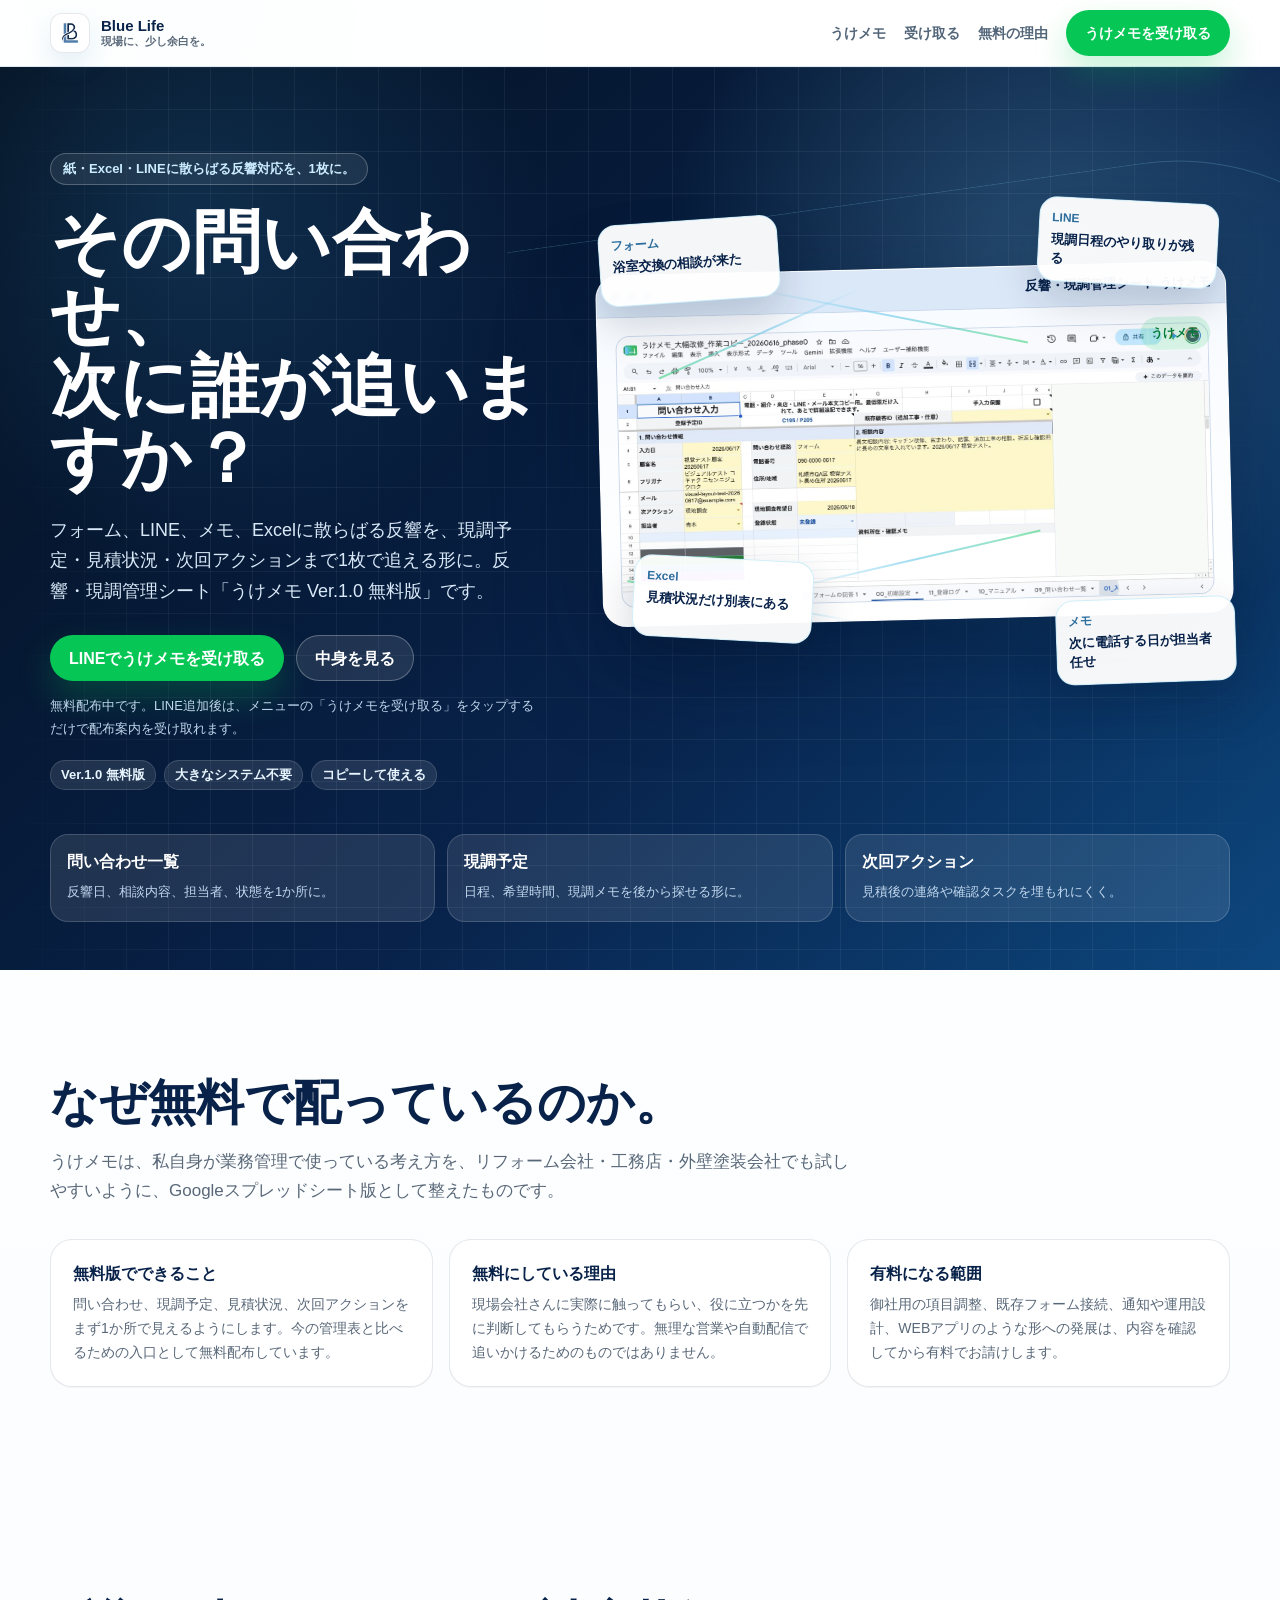
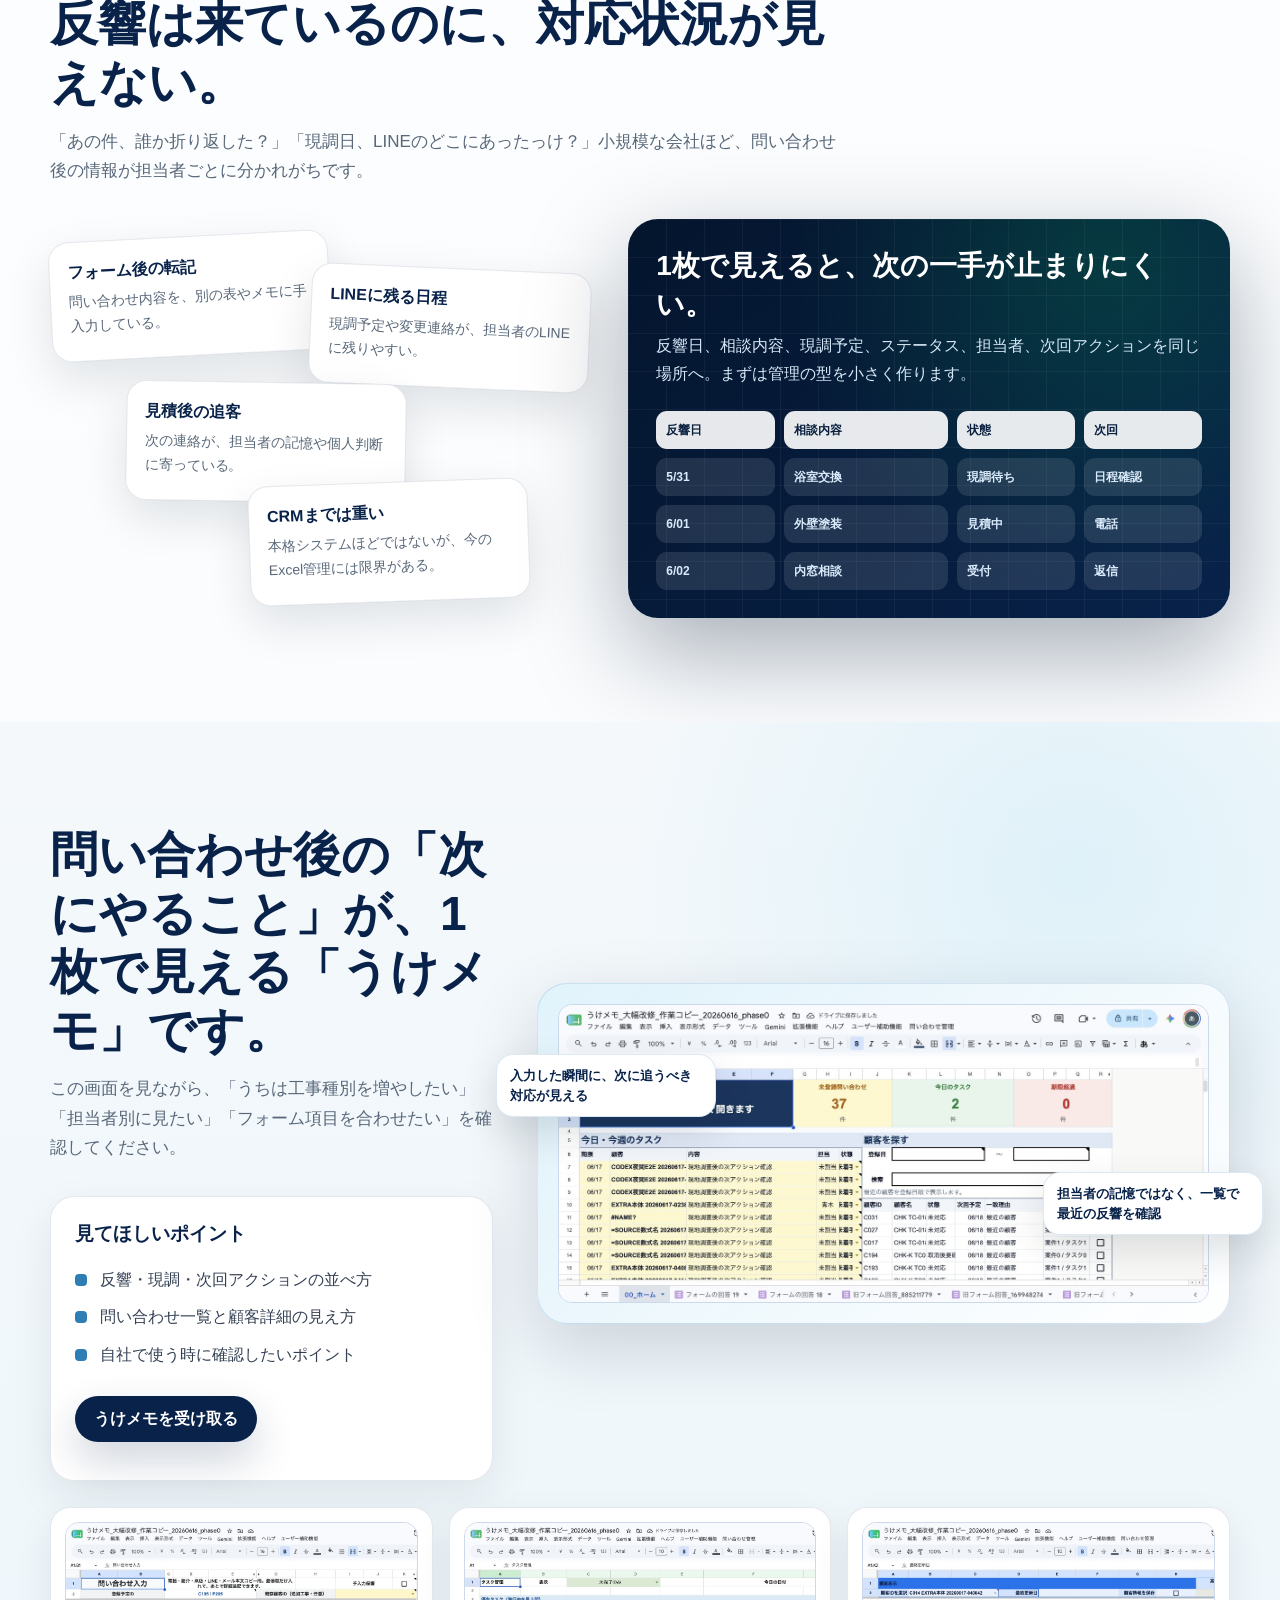
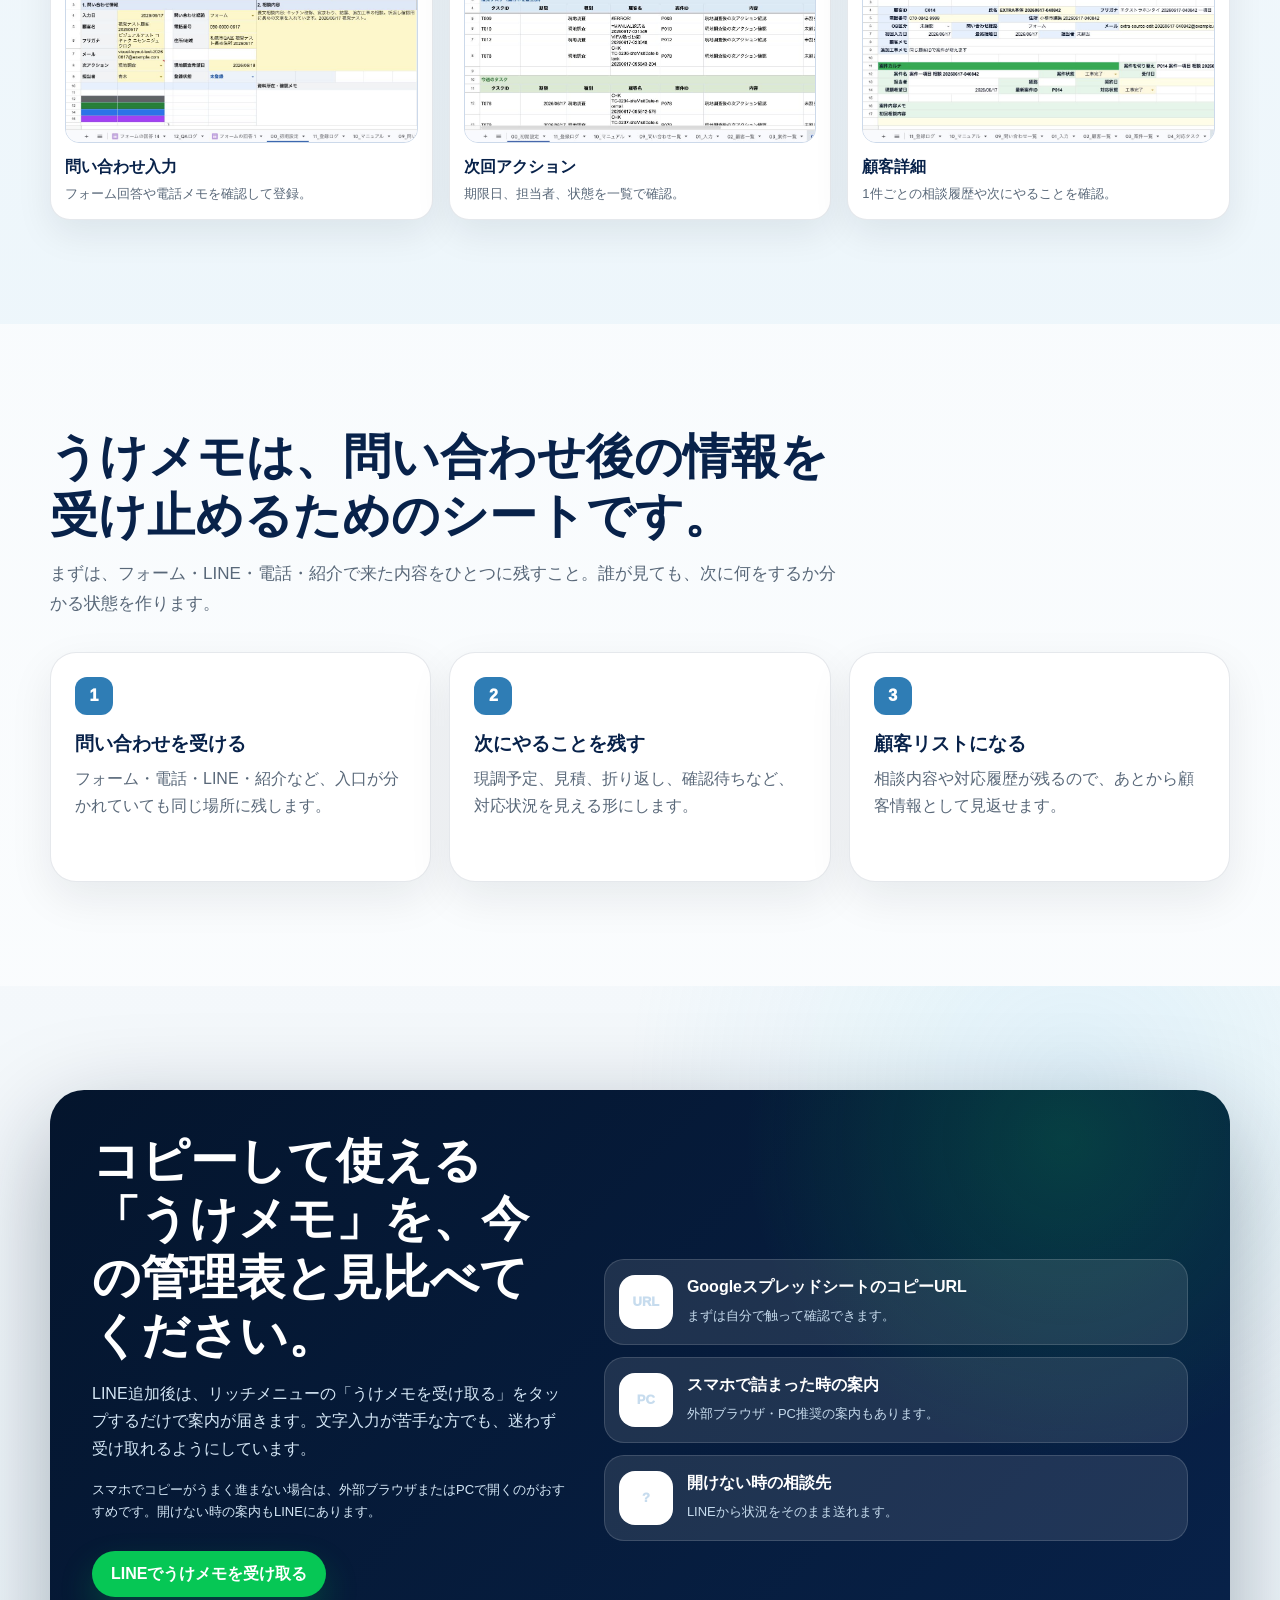
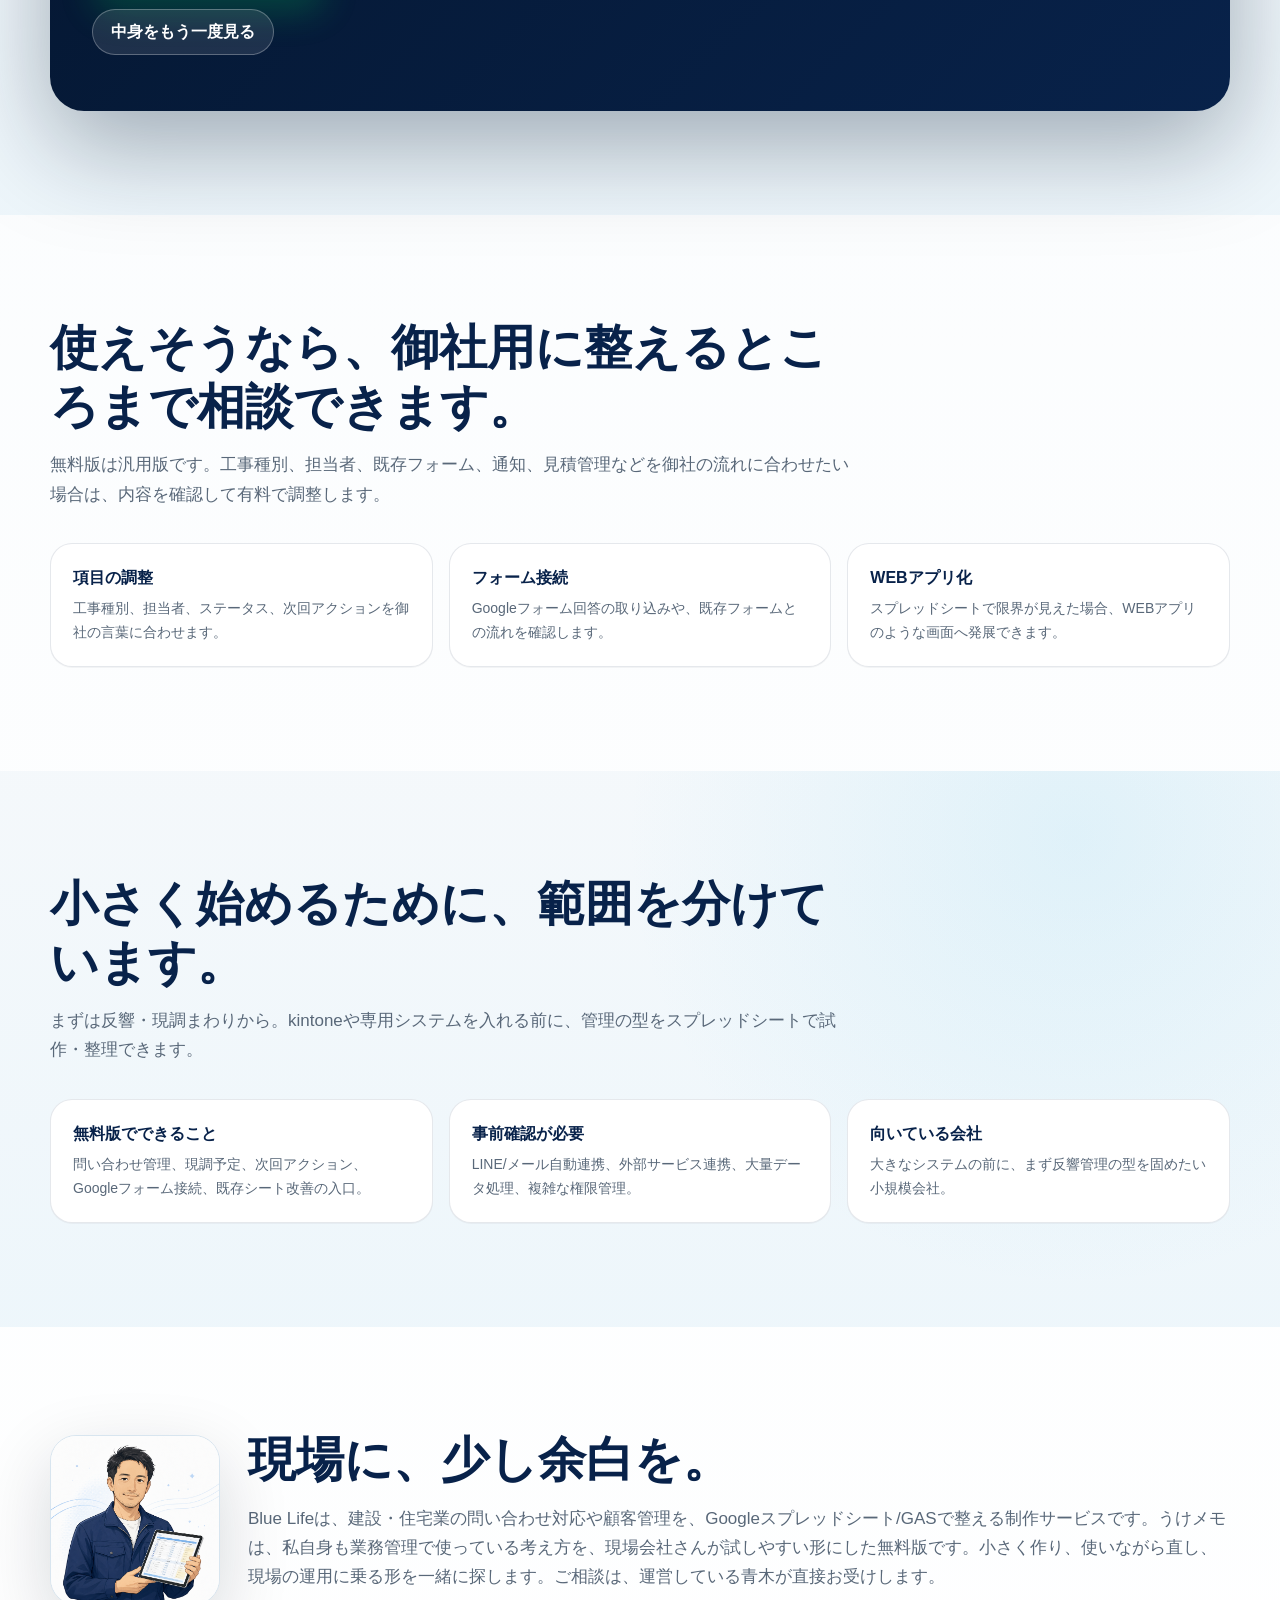
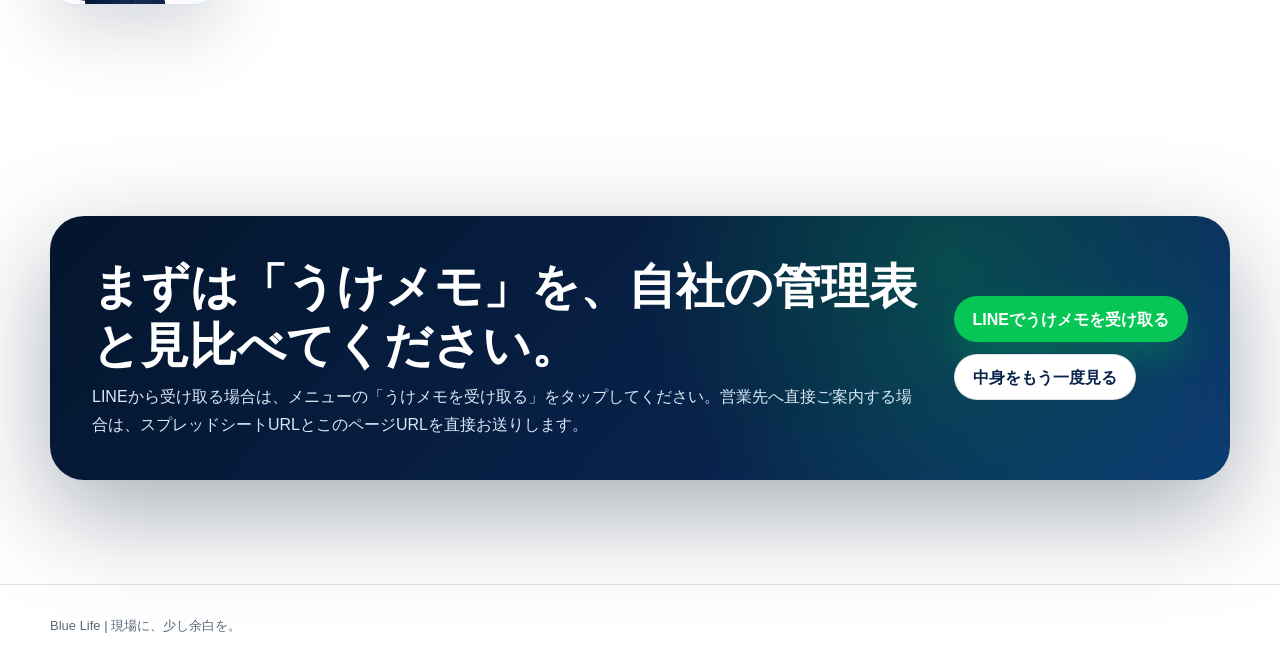
<file: index.html>
<!doctype html>
<html lang="ja">
<head>
  <meta charset="utf-8">
  <meta name="viewport" content="width=device-width, initial-scale=1">
  <title>Blue Life | 反響・現調管理シート うけメモ</title>
  <link rel="icon" type="image/png" href="blue-life-logo-mark-32.png">
  <link rel="apple-touch-icon" href="blue-life-logo-mark-180.png">
  <script>document.documentElement.classList.add("js-enabled");</script>
  <style>
    :root {
      --ink: #071523;
      --navy: #08224a;
      --deep: #04152d;
      --blue: #2f7db5;
      --sky: #dff2fb;
      --aqua: #83d2ef;
      --line: #06c755;
      --paper: #ffffff;
      --mist: #f4f8fb;
      --warm: #fff6d8;
      --warning: #ffcf54;
      --muted: #596879;
      --border: #d8e5ef;
      --shadow: 0 24px 70px rgba(7, 21, 35, 0.16);
      --strong-shadow: 0 34px 100px rgba(4, 21, 45, 0.34);
    }

    * { box-sizing: border-box; }

    html {
      scroll-behavior: smooth;
      color: var(--ink);
      font-family: -apple-system, BlinkMacSystemFont, "Segoe UI", "Hiragino Sans", "Yu Gothic", Meiryo, sans-serif;
      background: #fff;
      overflow-x: hidden;
    }

    body {
      margin: 0;
      line-height: 1.72;
      letter-spacing: 0;
      overflow-x: hidden;
      background:
        radial-gradient(circle at 15% 0%, rgba(131, 210, 239, 0.22), transparent 32rem),
        linear-gradient(180deg, #ffffff 0%, #f8fbfd 46%, #ffffff 100%);
    }

    a { color: inherit; }

    img {
      max-width: 100%;
      height: auto;
    }

    .site-header {
      position: sticky;
      top: 0;
      z-index: 30;
      border-bottom: 1px solid rgba(216, 229, 239, 0.82);
      background: rgba(255, 255, 255, 0.9);
      backdrop-filter: blur(18px);
    }

    .nav {
      width: min(1180px, calc(100% - 32px));
      min-height: 66px;
      margin: 0 auto;
      display: flex;
      align-items: center;
      justify-content: space-between;
      gap: 18px;
    }

    .brand {
      display: flex;
      align-items: center;
      gap: 11px;
      color: var(--navy);
      text-decoration: none;
      font-weight: 900;
      white-space: nowrap;
    }

    .brand-mark {
      width: 40px;
      height: 40px;
      display: grid;
      place-items: center;
      border-radius: 12px;
      background: #fff;
      border: 1px solid rgba(8, 34, 74, 0.1);
      box-shadow: 0 12px 26px rgba(47, 125, 181, 0.12);
      overflow: hidden;
    }

    .brand-mark img {
      width: 100%;
      height: 100%;
      object-fit: contain;
      display: block;
    }

    .brand-text {
      display: grid;
      line-height: 1.12;
      font-size: 15px;
    }

    .brand-text span {
      color: var(--muted);
      font-size: 11px;
      font-weight: 800;
    }

    .nav-links {
      display: flex;
      align-items: center;
      gap: 18px;
      color: #526579;
      font-size: 14px;
      font-weight: 750;
    }

    .nav-links a {
      text-decoration: none;
    }

    .nav-cta,
    .btn {
      display: inline-flex;
      align-items: center;
      justify-content: center;
      min-height: 46px;
      gap: 8px;
      border-radius: 999px;
      padding: 0 18px;
      border: 1px solid transparent;
      font-weight: 900;
      text-decoration: none;
      transition: transform 180ms ease, box-shadow 180ms ease, background 180ms ease;
      white-space: nowrap;
    }

    .nav-cta,
    .btn-primary {
      color: #fff;
      background: var(--line);
      box-shadow: 0 16px 34px rgba(6, 199, 85, 0.24);
    }

    .btn-primary:hover,
    .nav-cta:hover,
    .btn:hover {
      transform: translateY(-2px);
    }

    .btn-dark {
      color: #fff;
      background: var(--navy);
      box-shadow: 0 18px 42px rgba(8, 34, 74, 0.2);
    }

    .btn-ghost {
      color: #fff;
      border-color: rgba(255, 255, 255, 0.28);
      background: rgba(255, 255, 255, 0.1);
    }

    .btn-light {
      color: var(--navy);
      background: #fff;
      border-color: rgba(8, 34, 74, 0.14);
    }

    .wrap {
      width: min(1180px, calc(100% - 32px));
      margin: 0 auto;
    }

    .hero {
      position: relative;
      min-height: 760px;
      color: #fff;
      overflow: hidden;
      background:
        radial-gradient(circle at 82% 22%, rgba(131, 210, 239, 0.25), transparent 24rem),
        radial-gradient(circle at 15% 16%, rgba(47, 125, 181, 0.24), transparent 22rem),
        linear-gradient(135deg, #04101f 0%, #08224a 58%, #0d477e 100%);
    }

    .hero::before {
      content: "";
      position: absolute;
      inset: 0;
      pointer-events: none;
      background-image:
        linear-gradient(rgba(255, 255, 255, 0.055) 1px, transparent 1px),
        linear-gradient(90deg, rgba(255, 255, 255, 0.055) 1px, transparent 1px);
      background-size: 42px 42px;
      mask-image: linear-gradient(90deg, transparent, #000 14%, #000 86%, transparent);
    }

    .hero::after {
      content: "";
      position: absolute;
      width: 900px;
      height: 520px;
      right: -160px;
      top: 120px;
      border: 1px solid rgba(131, 210, 239, 0.22);
      border-left: 0;
      border-bottom: 0;
      border-radius: 0 260px 0 0;
      transform: rotate(-8deg);
      pointer-events: none;
    }

    .hero-grid {
      position: relative;
      z-index: 2;
      display: grid;
      grid-template-columns: minmax(0, 0.88fr) minmax(560px, 1.12fr);
      gap: 54px;
      align-items: center;
      padding: 86px 0 44px;
    }

    .eyebrow {
      display: inline-flex;
      align-items: center;
      min-height: 32px;
      padding: 0 12px;
      border-radius: 999px;
      color: #cbecff;
      border: 1px solid rgba(255, 255, 255, 0.24);
      background: rgba(255, 255, 255, 0.08);
      font-size: 13px;
      font-weight: 900;
    }

    h1, h2, h3, p { margin-top: 0; }

    h1 {
      margin: 22px 0 20px;
      font-size: clamp(42px, 5.4vw, 72px);
      line-height: 1.04;
      letter-spacing: 0;
    }

    h2 {
      margin-bottom: 14px;
      color: var(--navy);
      font-size: clamp(30px, 3.8vw, 48px);
      line-height: 1.22;
      letter-spacing: 0;
    }

    h3 {
      color: var(--navy);
      line-height: 1.38;
      letter-spacing: 0;
    }

    .hero-copy {
      max-width: 650px;
      color: #d9e9f8;
      font-size: 18px;
    }

    .cta-row {
      display: flex;
      flex-wrap: wrap;
      gap: 12px;
      margin: 28px 0 14px;
    }

    .kit-section .cta-row,
    .final-cta .cta-row {
      flex-direction: column;
      align-items: flex-start;
    }

    .micro {
      margin: 0;
      color: #bfd6ec;
      font-size: 13px;
    }

    .promise-line {
      display: flex;
      flex-wrap: wrap;
      gap: 8px;
      margin-top: 20px;
    }

    .promise-line span {
      display: inline-flex;
      align-items: center;
      min-height: 30px;
      padding: 0 10px;
      border-radius: 999px;
      color: #e8f6ff;
      background: rgba(255, 255, 255, 0.1);
      border: 1px solid rgba(255, 255, 255, 0.14);
      font-size: 13px;
      font-weight: 800;
    }

    .mess-stage {
      position: relative;
      min-height: 560px;
    }

    .sheet-showcase {
      position: absolute;
      right: 0;
      top: 76px;
      width: min(670px, 100%);
      transform: rotate(-1.4deg);
      border-radius: 24px;
      background: #f8fbff;
      border: 1px solid rgba(255, 255, 255, 0.38);
      box-shadow: var(--strong-shadow);
      overflow: hidden;
      color: var(--ink);
    }

    .sheet-showcase::before {
      content: "うけメモ";
      position: absolute;
      right: 16px;
      top: 54px;
      z-index: 3;
      padding: 6px 11px;
      border-radius: 999px;
      background: rgba(6, 199, 85, 0.14);
      color: #047a38;
      font-size: 12px;
      font-weight: 950;
    }

    .window-top {
      height: 42px;
      display: flex;
      align-items: center;
      justify-content: space-between;
      gap: 12px;
      padding: 0 14px;
      background: #dbe8f8;
      border-bottom: 1px solid #c8d7ea;
      color: var(--navy);
      font-size: 13px;
      font-weight: 900;
    }

    .dots {
      display: flex;
      gap: 6px;
    }

    .dot {
      width: 10px;
      height: 10px;
      border-radius: 50%;
      background: #9fb3cc;
    }

    .shot-img {
      display: block;
      width: 100%;
      border: 1px solid #ccd9ea;
      border-radius: 14px;
      background: #fff;
    }

    .sheet-body {
      padding: 18px;
      background: linear-gradient(180deg, #f8fbff, #fff);
    }

    .floating-note {
      position: absolute;
      z-index: 4;
      width: 180px;
      min-height: 82px;
      padding: 12px;
      border-radius: 18px;
      color: var(--navy);
      background: rgba(255, 255, 255, 0.96);
      border: 1px solid rgba(131, 210, 239, 0.38);
      box-shadow: 0 18px 44px rgba(4, 21, 45, 0.18);
      font-size: 13px;
      line-height: 1.45;
      font-weight: 850;
      animation: noteFloat 6.5s ease-in-out infinite;
    }

    .floating-note strong {
      display: block;
      margin-bottom: 4px;
      font-size: 12px;
      color: #2c6e9e;
    }

    .note-line {
      position: absolute;
      z-index: 1;
      height: 2px;
      background: linear-gradient(90deg, rgba(131, 210, 239, 0), rgba(131, 210, 239, 0.75), rgba(6, 199, 85, 0.45));
      transform-origin: left center;
    }

    .note-a { left: 0; top: 28px; transform: rotate(-4deg); }
    .note-b { right: 12px; top: 8px; transform: rotate(3deg); animation-delay: 800ms; }
    .note-c { left: 34px; bottom: 112px; transform: rotate(3deg); animation-delay: 1.2s; }
    .note-d { right: -6px; bottom: 68px; transform: rotate(-2deg); animation-delay: 1.8s; }

    .line-a { left: 154px; top: 96px; width: 280px; transform: rotate(11deg); }
    .line-b { right: 150px; top: 96px; width: 220px; transform: rotate(156deg); }
    .line-c { left: 188px; bottom: 162px; width: 260px; transform: rotate(-13deg); }
    .line-d { right: 146px; bottom: 130px; width: 230px; transform: rotate(190deg); }

    @keyframes noteFloat {
      0%, 100% { translate: 0 0; }
      50% { translate: 0 -9px; }
    }

    .hero-proof {
      position: relative;
      z-index: 3;
      display: grid;
      grid-template-columns: repeat(3, minmax(0, 1fr));
      gap: 12px;
      padding-bottom: 48px;
    }

    .proof-item {
      min-height: 86px;
      padding: 16px;
      border-radius: 18px;
      color: #e7f4ff;
      background: rgba(255, 255, 255, 0.1);
      border: 1px solid rgba(255, 255, 255, 0.16);
    }

    .proof-item strong {
      display: block;
      color: #fff;
      line-height: 1.4;
      margin-bottom: 4px;
    }

    .proof-item span {
      color: #c1d8ef;
      font-size: 13px;
    }

    .section {
      position: relative;
      padding: 104px 0;
    }

    .section.soft {
      background:
        radial-gradient(circle at 84% 12%, rgba(131, 210, 239, 0.18), transparent 28rem),
        linear-gradient(180deg, rgba(244, 248, 251, 0.96), rgba(237, 246, 251, 0.96));
    }

    .section-head {
      max-width: 800px;
      margin-bottom: 34px;
    }

    .lead {
      color: var(--muted);
      font-size: 17px;
    }

    .pain-board {
      display: grid;
      grid-template-columns: minmax(0, 0.95fr) minmax(0, 1.05fr);
      gap: 34px;
      align-items: center;
    }

    .before-stack,
    .after-panel {
      position: relative;
      min-height: 390px;
    }

    .pain-card {
      position: absolute;
      width: min(280px, 52%);
      min-height: 120px;
      padding: 18px;
      border-radius: 20px;
      background: #fff;
      border: 1px solid rgba(8, 34, 74, 0.1);
      box-shadow: 0 18px 46px rgba(7, 21, 35, 0.11);
    }

    .pain-card strong {
      display: block;
      color: var(--navy);
      margin-bottom: 6px;
      line-height: 1.45;
    }

    .pain-card p {
      margin: 0;
      color: var(--muted);
      font-size: 14px;
    }

    .pain-card:nth-child(1) { left: 0; top: 12px; rotate: -3deg; }
    .pain-card:nth-child(2) { right: 4px; top: 44px; rotate: 2.5deg; }
    .pain-card:nth-child(3) { left: 14%; top: 158px; rotate: 1deg; }
    .pain-card:nth-child(4) { right: 12%; bottom: 12px; rotate: -2deg; }

    .after-panel {
      padding: 28px;
      border-radius: 30px;
      color: #fff;
      background:
        radial-gradient(circle at 80% 12%, rgba(6, 199, 85, 0.18), transparent 20rem),
        linear-gradient(135deg, var(--deep), var(--navy));
      box-shadow: var(--strong-shadow);
      overflow: hidden;
    }

    .after-panel::before {
      content: "";
      position: absolute;
      inset: 0;
      background-image:
        linear-gradient(rgba(255, 255, 255, 0.045) 1px, transparent 1px),
        linear-gradient(90deg, rgba(255, 255, 255, 0.045) 1px, transparent 1px);
      background-size: 38px 38px;
      pointer-events: none;
    }

    .after-panel > * {
      position: relative;
      z-index: 1;
    }

    .after-panel h3 {
      color: #fff;
      font-size: 28px;
      margin-bottom: 8px;
    }

    .after-panel p {
      color: #d6e8f7;
    }

    .mini-table {
      display: grid;
      gap: 9px;
      margin-top: 24px;
    }

    .mini-row {
      display: grid;
      grid-template-columns: 0.72fr 1fr 0.72fr 0.72fr;
      gap: 9px;
    }

    .mini-cell {
      min-height: 38px;
      display: flex;
      align-items: center;
      padding: 0 10px;
      border-radius: 11px;
      color: #d9ebfb;
      background: rgba(255, 255, 255, 0.11);
      font-size: 12px;
      font-weight: 850;
    }

    .mini-row:first-child .mini-cell {
      color: #09203f;
      background: rgba(255, 255, 255, 0.9);
    }

    .showcase {
      display: grid;
      grid-template-columns: minmax(0, 0.78fr) minmax(0, 1.22fr);
      gap: 44px;
      align-items: center;
    }

    .copy-card {
      padding: 24px;
      border-radius: 24px;
      background: #fff;
      border: 1px solid rgba(8, 34, 74, 0.1);
      box-shadow: 0 16px 44px rgba(7, 21, 35, 0.08);
    }

    .list {
      display: grid;
      gap: 10px;
      margin: 18px 0 0;
      padding: 0;
      list-style: none;
    }

    .list li {
      position: relative;
      padding-left: 25px;
      color: #344054;
    }

    .list li::before {
      content: "";
      position: absolute;
      left: 0;
      top: 8px;
      width: 12px;
      height: 12px;
      border-radius: 4px;
      background: var(--blue);
    }

    .product-shot {
      position: relative;
      padding: 20px;
      border-radius: 30px;
      background:
        linear-gradient(135deg, rgba(223, 242, 251, 0.96), rgba(255, 255, 255, 0.98));
      border: 1px solid rgba(47, 125, 181, 0.18);
      box-shadow: var(--shadow);
    }

    .product-shot::before {
      content: "";
      position: absolute;
      inset: 34px -18px -18px 52px;
      z-index: -1;
      border-radius: 30px;
      background: linear-gradient(135deg, rgba(47, 125, 181, 0.18), rgba(6, 199, 85, 0.11));
      rotate: 2deg;
    }

    .callout {
      position: absolute;
      z-index: 2;
      max-width: 220px;
      padding: 11px 13px;
      border-radius: 17px;
      background: #fff;
      color: var(--navy);
      border: 1px solid rgba(47, 125, 181, 0.16);
      box-shadow: 0 16px 38px rgba(7, 21, 35, 0.12);
      font-size: 13px;
      font-weight: 850;
      line-height: 1.5;
    }

    .callout-a { left: -42px; top: 70px; }
    .callout-b { right: -34px; bottom: 88px; }

    .screens-row {
      display: grid;
      grid-template-columns: repeat(3, minmax(0, 1fr));
      gap: 16px;
      margin-top: 26px;
    }

    .screen-card {
      padding: 14px;
      border-radius: 20px;
      background: #fff;
      border: 1px solid rgba(8, 34, 74, 0.1);
      box-shadow: 0 14px 36px rgba(7, 21, 35, 0.08);
    }

    .screen-card .shot-img {
      aspect-ratio: 16 / 10;
      object-fit: cover;
      object-position: top left;
      margin-bottom: 12px;
    }

    .screen-card strong {
      display: block;
      color: var(--navy);
      line-height: 1.45;
      margin-bottom: 5px;
    }

    .screen-card p {
      margin: 0;
      color: var(--muted);
      font-size: 13px;
    }

    .path {
      display: grid;
      grid-template-columns: repeat(3, minmax(0, 1fr));
      gap: 18px;
    }

    .path-step {
      position: relative;
      min-height: 230px;
      padding: 24px;
      border-radius: 26px;
      background: #fff;
      border: 1px solid rgba(8, 34, 74, 0.1);
      box-shadow: 0 16px 44px rgba(7, 21, 35, 0.08);
    }

    .path-step::before {
      content: attr(data-step);
      display: grid;
      place-items: center;
      width: 38px;
      height: 38px;
      margin-bottom: 16px;
      border-radius: 12px;
      color: #fff;
      background: var(--blue);
      font-weight: 950;
    }

    .path-step h3 {
      margin-bottom: 8px;
    }

    .path-step p {
      margin: 0;
      color: var(--muted);
    }

    .kit-section {
      padding: 42px;
      border-radius: 34px;
      color: #fff;
      background:
        radial-gradient(circle at 86% 8%, rgba(6, 199, 85, 0.2), transparent 20rem),
        linear-gradient(135deg, var(--deep), var(--navy));
      box-shadow: var(--strong-shadow);
      overflow: hidden;
    }

    .kit-grid {
      display: grid;
      grid-template-columns: minmax(0, 0.9fr) minmax(0, 1.1fr);
      gap: 34px;
      align-items: center;
    }

    .kit-section h2 {
      color: #fff;
    }

    .kit-section p {
      color: #d6e8f7;
    }

    .kit-preview {
      display: grid;
      gap: 12px;
    }

    .kit-item {
      display: grid;
      grid-template-columns: 54px minmax(0, 1fr);
      gap: 14px;
      align-items: center;
      min-height: 86px;
      padding: 14px;
      border-radius: 20px;
      background: rgba(255, 255, 255, 0.1);
      border: 1px solid rgba(255, 255, 255, 0.14);
    }

    .kit-icon {
      width: 54px;
      height: 54px;
      display: grid;
      place-items: center;
      border-radius: 16px;
      color: var(--navy);
      background: #fff;
      font-weight: 950;
    }

    .kit-item strong {
      display: block;
      color: #fff;
      line-height: 1.42;
      margin-bottom: 2px;
    }

    .kit-item span {
      color: #c7dcee;
      font-size: 13px;
    }

    .partner-grid,
    .risk-grid {
      display: grid;
      grid-template-columns: repeat(3, minmax(0, 1fr));
      gap: 16px;
    }

    .quiet-card {
      padding: 22px;
      border-radius: 22px;
      background: #fff;
      border: 1px solid rgba(8, 34, 74, 0.1);
      box-shadow: 0 1px 0 rgba(7, 21, 35, 0.04);
    }

    .quiet-card strong {
      display: block;
      color: var(--navy);
      margin-bottom: 7px;
      line-height: 1.45;
    }

    .quiet-card p {
      margin: 0;
      color: var(--muted);
      font-size: 14px;
    }

    .about {
      display: grid;
      grid-template-columns: 170px minmax(0, 1fr);
      gap: 28px;
      align-items: center;
    }

    .avatar {
      width: 170px;
      aspect-ratio: 1;
      border-radius: 26px;
      background: #fff;
      border: 1px solid var(--border);
      box-shadow: var(--shadow);
      overflow: hidden;
      position: relative;
    }

    .avatar img {
      width: 100%;
      height: 100%;
      display: block;
      object-fit: cover;
    }

    .final-cta {
      padding: 42px;
      border-radius: 34px;
      color: #fff;
      background:
        radial-gradient(circle at 76% 18%, rgba(6, 199, 85, 0.24), transparent 19rem),
        linear-gradient(135deg, #04152d, #08224a 62%, #0c3e72);
      box-shadow: var(--strong-shadow);
      display: flex;
      align-items: center;
      justify-content: space-between;
      gap: 26px;
    }

    .final-cta h2 {
      color: #fff;
      margin-bottom: 8px;
    }

    .final-cta p {
      margin: 0;
      color: #d7e8f6;
    }

    footer {
      padding: 30px 0;
      border-top: 1px solid var(--border);
      color: var(--muted);
      font-size: 13px;
    }

    .sticky-mobile-cta {
      display: none;
    }

    @media (max-width: 980px) {
      .nav-links a:not(.nav-cta) { display: none; }

      .hero-grid,
      .pain-board,
      .showcase,
      .kit-grid,
      .about {
        grid-template-columns: 1fr;
      }

      .hero-grid {
        padding-top: 56px;
      }

      .mess-stage {
        min-height: auto;
      }

      .sheet-showcase,
      .floating-note,
      .note-line,
      .pain-card,
      .callout {
        position: relative;
        left: auto;
        right: auto;
        top: auto;
        bottom: auto;
        width: auto;
        max-width: none;
        transform: none;
        rotate: 0deg;
      }

      .pain-card:nth-child(1),
      .pain-card:nth-child(2),
      .pain-card:nth-child(3),
      .pain-card:nth-child(4) {
        left: auto;
        right: auto;
        top: auto;
        bottom: auto;
        rotate: 0deg;
      }

      .sheet-showcase {
        margin-top: 18px;
      }

      .floating-note {
        display: inline-grid;
        width: calc(50% - 8px);
        margin: 0 8px 10px 0;
        vertical-align: top;
      }

      .before-stack {
        display: grid;
        grid-template-columns: 1fr 1fr;
        gap: 14px;
        min-height: 0;
      }

      .after-panel {
        min-height: 0;
      }

      .path,
      .screens-row,
      .partner-grid,
      .risk-grid {
        grid-template-columns: 1fr;
      }

      .final-cta {
        align-items: flex-start;
        flex-direction: column;
      }
    }

    @media (max-width: 640px) {
      .wrap {
        width: min(100% - 26px, 1180px);
      }

      .nav {
        min-height: 66px;
      }

      .nav-cta {
        display: none;
      }

      .brand-mark {
        width: 34px;
        height: 34px;
      }

      .brand-text {
        font-size: 14px;
      }

      .hero {
        min-height: auto;
      }

      .hero-grid {
        gap: 24px;
        padding: 44px 0 26px;
      }

      h1 {
        font-size: 34px;
      }

      h2 {
        font-size: 29px;
      }

      .cta-row {
        width: 100%;
      }

      .cta-row .btn {
        width: fit-content;
        max-width: 100%;
        min-height: 44px;
        padding: 10px 16px;
        white-space: normal;
        line-height: 1.25;
        text-align: center;
      }

      .floating-note {
        width: 100%;
      }

      .hero-proof {
        grid-template-columns: 1fr;
      }

      .section {
        padding: 70px 0;
      }

      .before-stack {
        grid-template-columns: 1fr;
      }

      .mini-row {
        grid-template-columns: 1fr 1fr;
      }

      .copy-card,
      .kit-section,
      .final-cta {
        padding: 24px;
        border-radius: 24px;
      }

      .product-shot {
        padding: 12px;
      }

      .sticky-mobile-cta {
        position: fixed;
        z-index: 40;
        left: 12px;
        right: 12px;
        bottom: 12px;
        display: grid;
      }

      .sticky-mobile-cta .btn {
        width: 100%;
        box-shadow: 0 18px 42px rgba(6, 199, 85, 0.34);
      }
    }
  </style>
</head>
<body>
  <header class="site-header">
    <nav class="nav" aria-label="Main navigation">
      <a class="brand" href="#">
        <span class="brand-mark"><img src="blue-life-logo-mark.png" alt="" aria-hidden="true"></span>
        <span class="brand-text">Blue Life<span>現場に、少し余白を。</span></span>
      </a>
      <div class="nav-links">
        <a href="#demo">うけメモ</a>
        <a href="https://lin.ee/WhV6vM5">受け取る</a>
        <a href="#free">無料の理由</a>
        <a class="nav-cta" href="https://lin.ee/WhV6vM5">うけメモを受け取る</a>
      </div>
    </nav>
  </header>

  <main>
    <section class="hero">
      <div class="wrap hero-grid">
        <div>
          <span class="eyebrow">紙・Excel・LINEに散らばる反響対応を、1枚に。</span>
          <h1>その問い合わせ、<br>次に誰が追いますか？</h1>
          <p class="hero-copy">フォーム、LINE、メモ、Excelに散らばる反響を、現調予定・見積状況・次回アクションまで1枚で追える形に。反響・現調管理シート「うけメモ Ver.1.0 無料版」です。</p>
          <div class="cta-row">
            <a class="btn btn-primary" href="https://lin.ee/WhV6vM5">LINEでうけメモを受け取る</a>
            <a class="btn btn-ghost" href="#demo">中身を見る</a>
          </div>
          <p class="micro">無料配布中です。LINE追加後は、メニューの「うけメモを受け取る」をタップするだけで配布案内を受け取れます。</p>
          <div class="promise-line">
            <span>Ver.1.0 無料版</span>
            <span>大きなシステム不要</span>
            <span>コピーして使える</span>
          </div>
        </div>

        <div class="mess-stage" aria-label="散らばった問い合わせが管理シートにまとまるイメージ">
          <div class="floating-note note-a"><strong>フォーム</strong>浴室交換の相談が来た</div>
          <div class="floating-note note-b"><strong>LINE</strong>現調日程のやり取りが残る</div>
          <div class="floating-note note-c"><strong>Excel</strong>見積状況だけ別表にある</div>
          <div class="floating-note note-d"><strong>メモ</strong>次に電話する日が担当者任せ</div>
          <span class="note-line line-a"></span>
          <span class="note-line line-b"></span>
          <span class="note-line line-c"></span>
          <span class="note-line line-d"></span>
          <div class="sheet-showcase">
            <div class="window-top">
              <div class="dots"><span class="dot"></span><span class="dot"></span><span class="dot"></span></div>
              <span>反響・現調管理シート うけメモ</span>
            </div>
            <div class="sheet-body">
              <img class="shot-img" src="ukememo-input.png" alt="問い合わせ入力と最近の入力一覧を確認できるうけメモの画面">
            </div>
          </div>
        </div>
      </div>
      <div class="wrap hero-proof">
        <div class="proof-item"><strong>問い合わせ一覧</strong><span>反響日、相談内容、担当者、状態を1か所に。</span></div>
        <div class="proof-item"><strong>現調予定</strong><span>日程、希望時間、現調メモを後から探せる形に。</span></div>
        <div class="proof-item"><strong>次回アクション</strong><span>見積後の連絡や確認タスクを埋もれにくく。</span></div>
      </div>
    </section>

    <section class="section" id="free">
      <div class="wrap">
        <div class="section-head">
          <h2>なぜ無料で配っているのか。</h2>
          <p class="lead">うけメモは、私自身が業務管理で使っている考え方を、リフォーム会社・工務店・外壁塗装会社でも試しやすいように、Googleスプレッドシート版として整えたものです。</p>
        </div>
        <div class="risk-grid">
          <div class="quiet-card"><strong>無料版でできること</strong><p>問い合わせ、現調予定、見積状況、次回アクションをまず1か所で見えるようにします。今の管理表と比べるための入口として無料配布しています。</p></div>
          <div class="quiet-card"><strong>無料にしている理由</strong><p>現場会社さんに実際に触ってもらい、役に立つかを先に判断してもらうためです。無理な営業や自動配信で追いかけるためのものではありません。</p></div>
          <div class="quiet-card"><strong>有料になる範囲</strong><p>御社用の項目調整、既存フォーム接続、通知や運用設計、WEBアプリのような形への発展は、内容を確認してから有料でお請けします。</p></div>
        </div>
      </div>
    </section>

    <section class="section" id="pain">
      <div class="wrap">
        <div class="section-head">
          <h2>反響は来ているのに、対応状況が見えない。</h2>
          <p class="lead">「あの件、誰か折り返した？」「現調日、LINEのどこにあったっけ？」小規模な会社ほど、問い合わせ後の情報が担当者ごとに分かれがちです。</p>
        </div>
        <div class="pain-board">
          <div class="before-stack">
            <div class="pain-card"><strong>フォーム後の転記</strong><p>問い合わせ内容を、別の表やメモに手入力している。</p></div>
            <div class="pain-card"><strong>LINEに残る日程</strong><p>現調予定や変更連絡が、担当者のLINEに残りやすい。</p></div>
            <div class="pain-card"><strong>見積後の追客</strong><p>次の連絡が、担当者の記憶や個人判断に寄っている。</p></div>
            <div class="pain-card"><strong>CRMまでは重い</strong><p>本格システムほどではないが、今のExcel管理には限界がある。</p></div>
          </div>
          <div class="after-panel">
            <h3>1枚で見えると、次の一手が止まりにくい。</h3>
            <p>反響日、相談内容、現調予定、ステータス、担当者、次回アクションを同じ場所へ。まずは管理の型を小さく作ります。</p>
            <div class="mini-table" aria-hidden="true">
              <div class="mini-row"><span class="mini-cell">反響日</span><span class="mini-cell">相談内容</span><span class="mini-cell">状態</span><span class="mini-cell">次回</span></div>
              <div class="mini-row"><span class="mini-cell">5/31</span><span class="mini-cell">浴室交換</span><span class="mini-cell">現調待ち</span><span class="mini-cell">日程確認</span></div>
              <div class="mini-row"><span class="mini-cell">6/01</span><span class="mini-cell">外壁塗装</span><span class="mini-cell">見積中</span><span class="mini-cell">電話</span></div>
              <div class="mini-row"><span class="mini-cell">6/02</span><span class="mini-cell">内窓相談</span><span class="mini-cell">受付</span><span class="mini-cell">返信</span></div>
            </div>
          </div>
        </div>
      </div>
    </section>

    <section class="section soft" id="demo">
      <div class="wrap showcase">
        <div>
          <div class="section-head">
            <h2>問い合わせ後の「次にやること」が、1枚で見える「うけメモ」です。</h2>
            <p class="lead">この画面を見ながら、「うちは工事種別を増やしたい」「担当者別に見たい」「フォーム項目を合わせたい」を確認してください。</p>
          </div>
          <div class="copy-card">
            <h3>見てほしいポイント</h3>
            <ul class="list">
              <li>反響・現調・次回アクションの並べ方</li>
              <li>問い合わせ一覧と顧客詳細の見え方</li>
              <li>自社で使う時に確認したいポイント</li>
            </ul>
            <div class="cta-row">
              <a class="btn btn-dark" href="https://lin.ee/WhV6vM5">うけメモを受け取る</a>
            </div>
          </div>
        </div>
        <div class="product-shot">
          <img class="shot-img" src="ukememo-home.png" alt="うけメモのHOME画面">
          <div class="callout callout-a">入力した瞬間に、次に追うべき対応が見える</div>
          <div class="callout callout-b">担当者の記憶ではなく、一覧で最近の反響を確認</div>
        </div>
      </div>
      <div class="wrap screens-row">
        <div class="screen-card"><img class="shot-img" src="ukememo-input.png" alt="問い合わせ入力画面"><strong>問い合わせ入力</strong><p>フォーム回答や電話メモを確認して登録。</p></div>
        <div class="screen-card"><img class="shot-img" src="ukememo-tasks.png" alt="タスク管理画面"><strong>次回アクション</strong><p>期限日、担当者、状態を一覧で確認。</p></div>
        <div class="screen-card"><img class="shot-img" src="ukememo-customer-view.png" alt="顧客詳細画面"><strong>顧客詳細</strong><p>1件ごとの相談履歴や次にやることを確認。</p></div>
      </div>
    </section>

    <section class="section" id="flow">
      <div class="wrap">
        <div class="section-head">
          <h2>うけメモは、問い合わせ後の情報を受け止めるためのシートです。</h2>
          <p class="lead">まずは、フォーム・LINE・電話・紹介で来た内容をひとつに残すこと。誰が見ても、次に何をするか分かる状態を作ります。</p>
        </div>
        <div class="path">
          <div class="path-step" data-step="1"><h3>問い合わせを受ける</h3><p>フォーム・電話・LINE・紹介など、入口が分かれていても同じ場所に残します。</p></div>
          <div class="path-step" data-step="2"><h3>次にやることを残す</h3><p>現調予定、見積、折り返し、確認待ちなど、対応状況を見える形にします。</p></div>
          <div class="path-step" data-step="3"><h3>顧客リストになる</h3><p>相談内容や対応履歴が残るので、あとから顧客情報として見返せます。</p></div>
        </div>
      </div>
    </section>

    <section class="section soft" id="line">
      <div class="wrap kit-section">
        <div class="kit-grid">
          <div>
            <h2>コピーして使える「うけメモ」を、今の管理表と見比べてください。</h2>
            <p>LINE追加後は、リッチメニューの「うけメモを受け取る」をタップするだけで案内が届きます。文字入力が苦手な方でも、迷わず受け取れるようにしています。</p>
            <p class="micro">スマホでコピーがうまく進まない場合は、外部ブラウザまたはPCで開くのがおすすめです。開けない時の案内もLINEにあります。</p>
            <div class="cta-row">
              <a class="btn btn-primary" href="https://lin.ee/WhV6vM5">LINEでうけメモを受け取る</a>
              <a class="btn btn-ghost" href="#demo">中身をもう一度見る</a>
            </div>
          </div>
          <div class="kit-preview">
            <div class="kit-item"><span class="kit-icon">URL</span><div><strong>GoogleスプレッドシートのコピーURL</strong><span>まずは自分で触って確認できます。</span></div></div>
            <div class="kit-item"><span class="kit-icon">PC</span><div><strong>スマホで詰まった時の案内</strong><span>外部ブラウザ・PC推奨の案内もあります。</span></div></div>
            <div class="kit-item"><span class="kit-icon">?</span><div><strong>開けない時の相談先</strong><span>LINEから状況をそのまま送れます。</span></div></div>
          </div>
        </div>
      </div>
    </section>

    <section class="section" id="custom">
      <div class="wrap">
        <div class="section-head">
          <h2>使えそうなら、御社用に整えるところまで相談できます。</h2>
          <p class="lead">無料版は汎用版です。工事種別、担当者、既存フォーム、通知、見積管理などを御社の流れに合わせたい場合は、内容を確認して有料で調整します。</p>
        </div>
        <div class="partner-grid">
          <div class="quiet-card"><strong>項目の調整</strong><p>工事種別、担当者、ステータス、次回アクションを御社の言葉に合わせます。</p></div>
          <div class="quiet-card"><strong>フォーム接続</strong><p>Googleフォーム回答の取り込みや、既存フォームとの流れを確認します。</p></div>
          <div class="quiet-card"><strong>WEBアプリ化</strong><p>スプレッドシートで限界が見えた場合、WEBアプリのような画面へ発展できます。</p></div>
        </div>
      </div>
    </section>

    <section class="section soft">
      <div class="wrap">
        <div class="section-head">
          <h2>小さく始めるために、範囲を分けています。</h2>
          <p class="lead">まずは反響・現調まわりから。kintoneや専用システムを入れる前に、管理の型をスプレッドシートで試作・整理できます。</p>
        </div>
        <div class="risk-grid">
          <div class="quiet-card"><strong>無料版でできること</strong><p>問い合わせ管理、現調予定、次回アクション、Googleフォーム接続、既存シート改善の入口。</p></div>
          <div class="quiet-card"><strong>事前確認が必要</strong><p>LINE/メール自動連携、外部サービス連携、大量データ処理、複雑な権限管理。</p></div>
          <div class="quiet-card"><strong>向いている会社</strong><p>大きなシステムの前に、まず反響管理の型を固めたい小規模会社。</p></div>
        </div>
      </div>
    </section>

    <section class="section">
      <div class="wrap about">
        <div class="avatar"><img src="blue-life-operator-illustration.png" alt="Blue Life運営者イラスト"></div>
        <div>
          <h2>現場に、少し余白を。</h2>
          <p class="lead">Blue Lifeは、建設・住宅業の問い合わせ対応や顧客管理を、Googleスプレッドシート/GASで整える制作サービスです。うけメモは、私自身も業務管理で使っている考え方を、現場会社さんが試しやすい形にした無料版です。小さく作り、使いながら直し、現場の運用に乗る形を一緒に探します。ご相談は、運営している青木が直接お受けします。</p>
        </div>
      </div>
    </section>

    <section class="section" id="contact">
      <div class="wrap final-cta">
        <div>
          <h2>まずは「うけメモ」を、自社の管理表と見比べてください。</h2>
          <p>LINEから受け取る場合は、メニューの「うけメモを受け取る」をタップしてください。営業先へ直接ご案内する場合は、スプレッドシートURLとこのページURLを直接お送りします。</p>
        </div>
        <div class="cta-row" style="margin:0">
          <a class="btn btn-primary" href="https://lin.ee/WhV6vM5">LINEでうけメモを受け取る</a>
          <a class="btn btn-light" href="#demo">中身をもう一度見る</a>
        </div>
      </div>
    </section>
  </main>

  <footer>
    <div class="wrap">Blue Life | 現場に、少し余白を。</div>
  </footer>

  <div class="sticky-mobile-cta">
    <a class="btn btn-primary" href="https://lin.ee/WhV6vM5">LINEでうけメモを受け取る</a>
  </div>
</body>
</html>
</file>
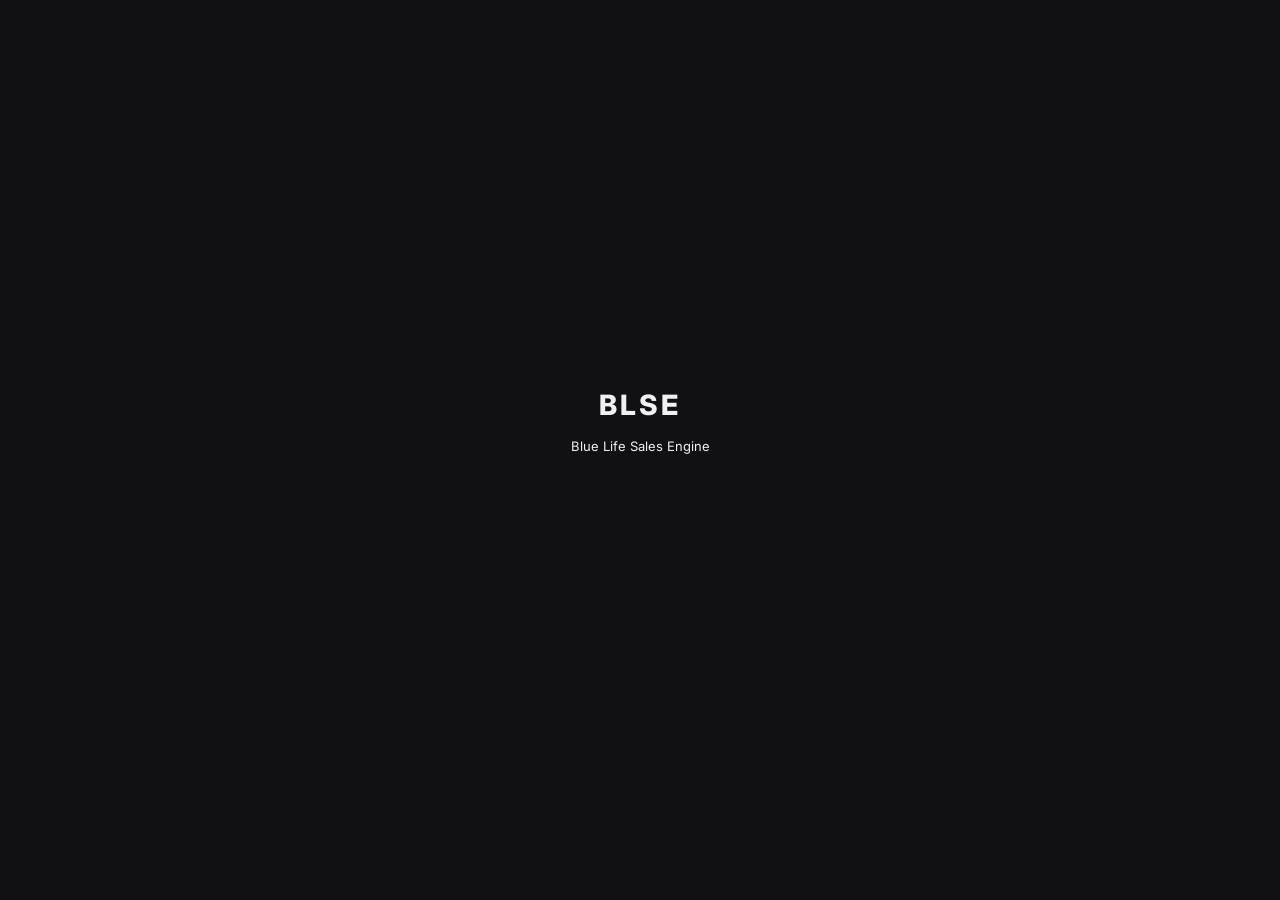
<file: blse-dashboard.html>
<!DOCTYPE html>
<html lang="ja">

<head>
    <meta charset="UTF-8">
    <meta name="viewport" content="width=device-width, initial-scale=1.0">
    <title>BLSE — ダッシュボード</title>
    <link rel="preconnect" href="https://fonts.googleapis.com">
    <link
        href="https://fonts.googleapis.com/css2?family=Inter:wght@300;400;500;600;700;800;900&family=Noto+Sans+JP:wght@400;500;700&display=swap"
        rel="stylesheet">
    <link rel="stylesheet" href="styles.css">
    <script src="https://accounts.google.com/gsi/client" async defer></script>
    <script src="config.js"></script>
    <script src="auth.js"></script>
    <script src="sheets.js"></script>
    <style>
        .quick-actions {
            display: grid;
            grid-template-columns: 1fr 1fr;
            gap: var(--s2);
        }

        .quick-btn {
            display: flex;
            flex-direction: column;
            gap: 6px;
            padding: var(--s4);
            background: var(--bg-1);
            border: 1px solid var(--line-1);
            border-radius: var(--r2);
            cursor: pointer;
            text-decoration: none;
            transition: var(--mid);
            color: var(--t-1);
        }

        .quick-btn:hover {
            background: var(--bg-3);
            border-color: var(--line-3);
        }

        .quick-btn-label {
            font-size: .6875rem;
            color: var(--t-3);
            font-weight: 600;
            text-transform: uppercase;
            letter-spacing: .06em;
        }

        .quick-btn-title {
            font-size: .9375rem;
            font-weight: 700;
        }

        .quick-btn-sub {
            font-size: .75rem;
            color: var(--t-2);
        }

        .activity-item {
            display: flex;
            align-items: flex-start;
            gap: var(--s3);
            padding: var(--s3) 0;
            border-bottom: 1px solid var(--line-1);
            font-size: .8125rem;
        }

        .activity-item:last-child {
            border-bottom: none;
        }

        .activity-icon {
            width: 28px;
            height: 28px;
            border-radius: var(--r1);
            background: var(--bg-3);
            border: 1px solid var(--line-1);
            display: flex;
            align-items: center;
            justify-content: center;
            flex-shrink: 0;
        }

        .activity-text {
            flex: 1;
        }

        .activity-name {
            font-weight: 600;
            color: var(--t-1);
        }

        .activity-time {
            color: var(--t-3);
            font-size: .6875rem;
            margin-top: 2px;
        }

        .mb-lg {
            margin-bottom: var(--s5);
        }

        @media(min-width:768px) {
            .quick-actions {
                grid-template-columns: repeat(4, 1fr);
            }
        }
    </style>
</head>

<body>
    <header class="topbar">
        <span class="topbar-logo">BLSE</span>
        <div class="topbar-right">
            <span class="topbar-user">AOKI</span>
            <button class="topbar-menu-btn" onclick="toggleMenu()">
                <span class="hamburger"><span></span><span></span><span></span></span>
            </button>
        </div>
    </header>

    <div class="menu-overlay" id="menuOverlay" onclick="toggleMenu()"></div>
    <nav class="slide-menu" id="slideMenu">
        <button class="menu-close" onclick="toggleMenu()">&#x2715;</button>
        <div class="menu-section-label">メニュー</div>
        <a href="index.html" class="menu-item active">
            <svg width="14" height="14" viewBox="0 0 16 16" fill="none">
                <rect x="1" y="1" width="6" height="6" rx="1" fill="currentColor" />
                <rect x="9" y="1" width="6" height="6" rx="1" fill="currentColor" />
                <rect x="1" y="9" width="6" height="6" rx="1" fill="currentColor" />
                <rect x="9" y="9" width="6" height="6" rx="1" fill="currentColor" />
            </svg>
            ダッシュボード
        </a>
        <a href="search.html" class="menu-item">
            <svg width="14" height="14" viewBox="0 0 16 16" fill="none">
                <circle cx="6.5" cy="6.5" r="5" stroke="currentColor" stroke-width="1.5" />
                <path d="M10.5 10.5L14 14" stroke="currentColor" stroke-width="1.5" stroke-linecap="round" />
            </svg>
            検索
        </a>
        <a href="check.html" class="menu-item">
            <svg width="14" height="14" viewBox="0 0 16 16" fill="none">
                <path d="M2 8l4 4 8-8" stroke="currentColor" stroke-width="1.5" stroke-linecap="round"
                    stroke-linejoin="round" />
            </svg>
            チェック
        </a>
        <a href="sales.html" class="menu-item">
            <svg width="14" height="14" viewBox="0 0 16 16" fill="none">
                <path d="M2 13l4-4 3 3 5-8" stroke="currentColor" stroke-width="1.5" stroke-linecap="round"
                    stroke-linejoin="round" />
            </svg>
            営業
        </a>
        <a href="inbox.html" class="menu-item">
            <svg width="14" height="14" viewBox="0 0 16 16" fill="none">
                <rect x="1" y="3" width="14" height="10" rx="1.5" stroke="currentColor" stroke-width="1.5" />
                <path d="M1 5l7 5 7-5" stroke="currentColor" stroke-width="1.5" />
            </svg>
            受信トレイ
        </a>
        <a href="log.html" class="menu-item">
            <svg width="14" height="14" viewBox="0 0 16 16" fill="none">
                <path d="M2 4h12M2 8h8M2 12h5" stroke="currentColor" stroke-width="1.5" stroke-linecap="round" />
            </svg>
            ログ
        </a>
    </nav>

    <main class="main">
        <!-- 統計 -->
        <div class="stats-grid animate-in mb-lg">
            <div class="stat-item">
                <div class="stat-value t-blue" id="stat-unchecked">—</div>
                <div class="stat-label">未チェック</div>
            </div>
            <div class="stat-item">
                <div class="stat-value" style="color:var(--green)" id="stat-email">—</div>
                <div class="stat-label">メール承認</div>
            </div>
            <div class="stat-item">
                <div class="stat-value" style="color:var(--yellow)" id="stat-form">—</div>
                <div class="stat-label">フォーム承認</div>
            </div>
            <div class="stat-item">
                <div class="stat-value" style="color:var(--purple)" id="stat-inbox">—</div>
                <div class="stat-label">送信済み</div>
            </div>
        </div>

        <!-- クイックアクション -->
        <div class="section-label animate-in">クイックアクション</div>
        <div class="quick-actions animate-in mb-lg">
            <a href="search.html" class="quick-btn">
                <svg width="16" height="16" viewBox="0 0 16 16" fill="none">
                    <circle cx="6.5" cy="6.5" r="5" stroke="var(--blue)" stroke-width="1.5" />
                    <path d="M10.5 10.5L14 14" stroke="var(--blue)" stroke-width="1.5" stroke-linecap="round" />
                </svg>
                <span class="quick-btn-label">ステップ 1</span>
                <span class="quick-btn-title">検索</span>
                <span class="quick-btn-sub">新しいリードを探す</span>
            </a>
            <a href="check.html" class="quick-btn">
                <svg width="16" height="16" viewBox="0 0 16 16" fill="none">
                    <path d="M2 8l4 4 8-8" stroke="var(--green)" stroke-width="1.5" stroke-linecap="round"
                        stroke-linejoin="round" />
                </svg>
                <span class="quick-btn-label">ステップ 2</span>
                <span class="quick-btn-title">チェック</span>
                <span class="quick-btn-sub" id="qb-check">— 件待機中</span>
            </a>
            <a href="sales.html" class="quick-btn">
                <svg width="16" height="16" viewBox="0 0 16 16" fill="none">
                    <path d="M2 13l4-4 3 3 5-8" stroke="var(--yellow)" stroke-width="1.5" stroke-linecap="round"
                        stroke-linejoin="round" />
                </svg>
                <span class="quick-btn-label">ステップ 3</span>
                <span class="quick-btn-title">営業</span>
                <span class="quick-btn-sub" id="qb-sales">— 件送信待ち</span>
            </a>
            <a href="inbox.html" class="quick-btn">
                <svg width="16" height="16" viewBox="0 0 16 16" fill="none">
                    <rect x="1" y="3" width="14" height="10" rx="1.5" stroke="var(--red)" stroke-width="1.5" />
                    <path d="M1 5l7 5 7-5" stroke="var(--red)" stroke-width="1.5" />
                </svg>
                <span class="quick-btn-label">受信</span>
                <span class="quick-btn-title">受信トレイ</span>
                <span class="quick-btn-sub" id="qb-inbox" style="color:var(--red)">— 件未読</span>
            </a>
        </div>

        <!-- タスク -->
        <div class="card animate-in mb-lg">
            <div class="card-header">
                <span class="card-title">
                    <svg width="12" height="12" viewBox="0 0 16 16" fill="none">
                        <path d="M2 4h12M2 8h8M2 12h5" stroke="currentColor" stroke-width="1.5"
                            stroke-linecap="round" />
                    </svg>
                    未対応タスク
                </span>
                <span class="t-muted" id="taskBadge" style="font-size:.75rem;">—</span>
            </div>
            <div id="taskList" style="min-height:48px;">
                <div class="t-muted" style="padding:var(--s3) var(--s4);font-size:.8125rem;">読み込み中...</div>
            </div>
        </div>

        <!-- 最近の操作 -->
        <div class="card animate-in">
            <div class="card-header">
                <span class="card-title">
                    <svg width="12" height="12" viewBox="0 0 16 16" fill="none">
                        <circle cx="8" cy="8" r="6" stroke="currentColor" stroke-width="1.5" />
                        <path d="M8 5v3l2 2" stroke="currentColor" stroke-width="1.5" stroke-linecap="round" />
                    </svg>
                    最近の操作
                </span>
            </div>
            <div id="activityList">
                <div class="t-muted" style="padding:var(--s3) var(--s4);font-size:.8125rem;">読み込み中...</div>
            </div>
        </div>
    </main>

    <script>
        function toggleMenu() {
            document.getElementById('slideMenu').classList.toggle('active');
            document.getElementById('menuOverlay').classList.toggle('active');
        }

        // ── タスク完了処理 ────────────────────────────────────────────────
        async function completeTask(btn, sheetRowIndex) {
            btn.disabled = true;
            btn.textContent = '...';
            try {
                await Sheets.updateCellByHeader('タスク', sheetRowIndex, 'ステータス', '完了');
                btn.textContent = '✓';
                btn.style.color = 'var(--green)';
                btn.style.borderColor = 'var(--green)';
                btn.closest('.task-item').style.opacity = '0.4';
            } catch (e) {
                btn.disabled = false;
                btn.textContent = '✓';
                alert('更新失敗: ' + e.message);
            }
        }

        // ── 優先度ラベル変換 ──────────────────────────────────────────────
        function _priorityClass(p) {
            if (!p) return 'low';
            if (p.includes('最優先') || p.includes('🔴')) return 'high';
            if (p.includes('通常') || p.includes('🟡')) return 'medium';
            return 'low';
        }

        // ── 期限表示 ──────────────────────────────────────────────────────
        function _deadlineLabel(isoStr) {
            if (!isoStr) return '';
            const dl = new Date(isoStr);
            const now = new Date();
            const diffH = (dl - now) / 3600000;
            if (diffH < 0) return '<span class="task-deadline urgent">期限超過</span>';
            if (diffH < 24) return '<span class="task-deadline urgent">本日中</span>';
            if (diffH < 72) return '<span class="task-deadline">' + Math.ceil(diffH / 24) + '日以内</span>';
            return '<span class="task-deadline">' + dl.toLocaleDateString('ja-JP', { month: 'numeric', day: 'numeric' }) + 'まで</span>';
        }

        // ── 操作ドット色 ──────────────────────────────────────────────────
        function _dotColor(action) {
            if (!action) return 'dot-blue';
            if (action.includes('保存') || action.includes('完了')) return 'dot-green';
            if (action.includes('却下') || action.includes('失敗')) return 'dot-red';
            if (action.includes('返信') || action.includes('検知')) return 'dot-yellow';
            return 'dot-blue';
        }

        async function loadDashboard() {
            // ── 統計（失敗しても継続） ───────────────────────────────────
            try {
                const [unchecked, email, form, sent] = await Promise.all([
                    Sheets.readAll(CONFIG.SHEETS.UNCHECKED_HP),
                    Sheets.readAll(CONFIG.SHEETS.CHECKED_EMAIL),
                    Sheets.readAll(CONFIG.SHEETS.CHECKED_FORM),
                    Sheets.readAll(CONFIG.SHEETS.SENT),
                ]);
                const el = (id, val) => { const e = document.getElementById(id); if (e) e.textContent = val; };
                el('stat-unchecked', unchecked.length);
                el('stat-email', email.length);
                el('stat-form', form.length);
                el('stat-inbox', sent.length);
                // クイックアクションバッジ更新
                const qbCheck = document.getElementById('qb-check');
                const qbSales = document.getElementById('qb-sales');
                const qbInbox = document.getElementById('qb-inbox');
                if (qbCheck) qbCheck.textContent = unchecked.length + ' 件待機中';
                if (qbSales) qbSales.textContent = (email.length + form.length) + ' 件送信待ち';
                // 返信ログから未対応件数
                try {
                    const replies = await Sheets.readAll(CONFIG.SHEETS.REPLY_LOG || '返信ログ');
                    const unread = replies.filter(r => !r[6] || r[6] === '未対応').length;
                    if (qbInbox) qbInbox.textContent = unread + ' 件未対応';
                } catch { if (qbInbox) qbInbox.textContent = '—'; }

            } catch (e) { console.warn('統計読み込み失敗:', e); }

            // ── タスク一覧（シートなし時は空表示） ─────────────────────
            try {
                const tasks = await Sheets.readAll('タスク');
                // raw配列: [ts(0), title(1), priority(2), deadline(3), company(4), cat(5), status(6)]
                const activeTasks = tasks
                    .map((r, i) => ({ r, sheetRow: i + 2 }))
                    .filter(({ r }) => (r[6] || '') !== '完了')
                    .sort((a, b) => new Date(a.r[3]) - new Date(b.r[3]));

                document.getElementById('taskBadge').textContent = activeTasks.length + '件';
                const taskList = document.getElementById('taskList');
                if (activeTasks.length === 0) {
                    taskList.innerHTML = '<div class="t-muted" style="padding:var(--s3) var(--s4);font-size:.8125rem;">未対応タスクはありません ✅</div>';
                } else {
                    taskList.innerHTML = activeTasks.slice(0, 10).map(({ r, sheetRow }) => `
                        <div class="task-item">
                            <div class="task-priority ${_priorityClass(r[2])}"></div>
                            <div class="task-content">
                                <div class="task-title">${r[1] || '（タイトルなし）'}</div>
                                <div class="task-meta">${_deadlineLabel(r[3])}<span style="color:var(--t-4);margin-left:6px;font-size:.6875rem;">${r[4] || ''}</span></div>
                            </div>
                            <button class="task-check" onclick="completeTask(this, ${sheetRow})">✓</button>
                        </div>
                    `).join('');
                }
            } catch (e) {
                console.warn('タスク読み込み失敗:', e);
                document.getElementById('taskList').innerHTML = '<div class="t-muted" style="padding:var(--s3) var(--s4);font-size:.8125rem;">タスクシート準備中…</div>';
                document.getElementById('taskBadge').textContent = '';
            }

            // ── 操作ログ（シートなし時は空表示） ───────────────────────
            try {
                const logs = await Sheets.readAll(CONFIG.SHEETS.OPERATION_LOG);
                // raw配列: [ts(0), user(1), action(2), target(3), detail(4)]
                const recent = [...logs].reverse().slice(0, 5);
                const actEl = document.getElementById('activityList');
                if (recent.length === 0) {
                    actEl.innerHTML = '<div class="t-muted" style="padding:var(--s3) var(--s4);font-size:.8125rem;">操作ログがありません</div>';
                } else {
                    actEl.innerHTML = recent.map(r => {
                        const ts = r[0] ? new Date(r[0]).toLocaleTimeString('ja-JP', { hour: '2-digit', minute: '2-digit' }) : '';
                        const label = [r[2], r[3], r[4]].filter(Boolean).join(' — ');
                        return `
                        <div class="activity-item">
                            <div class="activity-icon"><div class="dot ${_dotColor(r[2])}"></div></div>
                            <div class="activity-text">
                                <div class="activity-name">${label}</div>
                                <div class="activity-time">${ts}</div>
                            </div>
                        </div>`;
                    }).join('');
                }
            } catch (e) {
                console.warn('操作ログ読み込み失敗:', e);
                document.getElementById('activityList').innerHTML = '<div class="t-muted" style="padding:var(--s3) var(--s4);font-size:.8125rem;">操作ログ準備中…</div>';
            }
        }
        loadDashboard();
    </script>
    <script>
        window.onerror = function (msg, src, line, col, err) {
            var m = '⚠️ [エラー] ' + msg + (src ? ' (' + src.split('/').pop() + ':' + line + ')' : '');
            if (typeof showToast === 'function') { showToast(m); return false; }
            var t = document.createElement('div');
            t.style.cssText = 'position:fixed;bottom:80px;left:50%;transform:translateX(-50%);background:#ef4444;color:#fff;padding:10px 18px;border-radius:8px;font-size:.8125rem;font-weight:600;z-index:99999;max-width:90vw;word-break:break-all;box-shadow:0 4px 12px rgba(0,0,0,.3);';
            t.textContent = m; document.body.appendChild(t);
            setTimeout(function () { t.remove(); }, 6000);
            return false;
        };
    </script>
</body>

</html>
</file>
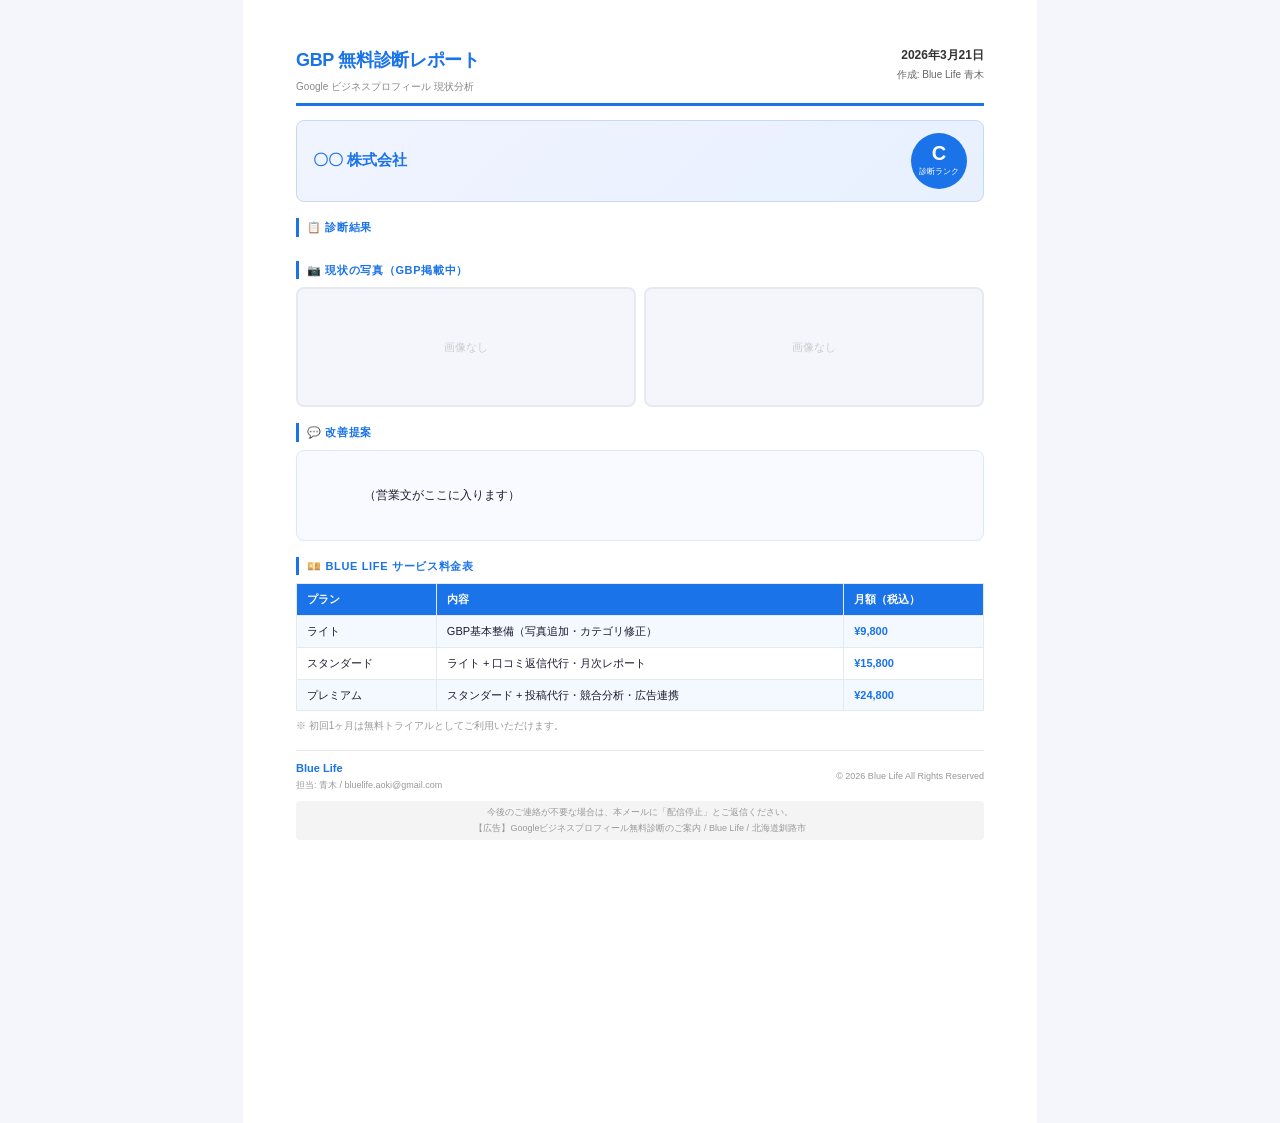
<file: gbp_dm_template.html>
<!DOCTYPE html>
<html lang="ja">

<head>
    <meta charset="UTF-8">
    <meta name="viewport" content="width=device-width,initial-scale=1">
    <title>GBP無料診断レポート</title>
    <style>
        /* ── ベースリセット ── */
        *,
        *::before,
        *::after {
            box-sizing: border-box;
            margin: 0;
            padding: 0;
        }

        body {
            font-family: 'Noto Sans JP', 'Hiragino Kaku Gothic Pro', Meiryo, sans-serif;
            background: #f4f6fb;
            color: #1a1a2e;
            font-size: 13px;
            line-height: 1.7;
        }

        /* ── A4ページ ── */
        .page {
            width: 210mm;
            min-height: 297mm;
            margin: 0 auto;
            background: #fff;
            padding: 12mm 14mm;
        }

        /* ── ヘッダー ── */
        .header {
            display: flex;
            justify-content: space-between;
            align-items: flex-start;
            border-bottom: 3px solid #1a73e8;
            padding-bottom: 8px;
            margin-bottom: 14px;
        }

        .header-left h1 {
            font-size: 18px;
            font-weight: 900;
            color: #1a73e8;
            letter-spacing: -.02em;
        }

        .header-left .subtitle {
            font-size: 10px;
            color: #888;
            margin-top: 2px;
        }

        .header-right {
            text-align: right;
            font-size: 10px;
            color: #666;
        }

        .header-right .date {
            font-weight: 700;
            font-size: 12px;
            color: #333;
        }

        /* ── 宛先・診断スコア帯 ── */
        .meta-bar {
            background: linear-gradient(135deg, #f0f4ff 0%, #e8f0fe 100%);
            border-radius: 8px;
            padding: 12px 16px;
            display: flex;
            justify-content: space-between;
            align-items: center;
            margin-bottom: 16px;
            border: 1px solid #c8d8f8;
        }

        .meta-company {
            font-size: 15px;
            font-weight: 800;
            color: #1a73e8;
        }

        .meta-address {
            font-size: 10px;
            color: #666;
            margin-top: 2px;
        }

        .score-badge {
            text-align: center;
            background: #1a73e8;
            color: #fff;
            border-radius: 50%;
            width: 56px;
            height: 56px;
            display: flex;
            flex-direction: column;
            align-items: center;
            justify-content: center;
            flex-shrink: 0;
        }

        .score-num {
            font-size: 20px;
            font-weight: 900;
            line-height: 1;
        }

        .score-lbl {
            font-size: 8px;
            margin-top: 2px;
        }

        /* ── セクション共通 ── */
        .section {
            margin-bottom: 16px;
        }

        .section-title {
            font-size: 11px;
            font-weight: 800;
            color: #1a73e8;
            text-transform: uppercase;
            letter-spacing: .06em;
            border-left: 3px solid #1a73e8;
            padding-left: 8px;
            margin-bottom: 8px;
        }

        /* ── 診断グリッド ── */
        .diag-grid {
            display: grid;
            grid-template-columns: 1fr 1fr;
            gap: 6px;
        }

        .diag-item {
            display: flex;
            align-items: flex-start;
            gap: 8px;
            padding: 8px 10px;
            border-radius: 6px;
            border: 1px solid #e5e9f0;
            font-size: 11px;
        }

        .diag-item.bad {
            background: #fff5f5;
            border-color: #fdc8c8;
        }

        .diag-item.ok {
            background: #f0fff4;
            border-color: #86efac;
        }

        .diag-item.warn {
            background: #fffbeb;
            border-color: #fcd34d;
        }

        .diag-icon {
            font-size: 16px;
            flex-shrink: 0;
            margin-top: 1px;
        }

        .diag-label {
            font-weight: 700;
            display: block;
            margin-bottom: 2px;
        }

        .diag-note {
            color: #666;
            font-size: 10px;
        }

        /* ── 写真エリア ── */
        .photo-row {
            display: grid;
            grid-template-columns: 1fr 1fr;
            gap: 8px;
        }

        .photo-cell {
            border-radius: 8px;
            overflow: hidden;
            border: 2px solid #e5e9f0;
            height: 120px;
            background: #f4f6fb;
            display: flex;
            align-items: center;
            justify-content: center;
            color: #ccc;
            font-size: 11px;
        }

        .photo-cell img {
            width: 100%;
            height: 100%;
            object-fit: cover;
        }

        /* ── 営業文 ── */
        .sales-text {
            background: #f8faff;
            border: 1px solid #dbe6ff;
            border-radius: 8px;
            padding: 12px 14px;
            font-size: 12px;
            line-height: 1.8;
            white-space: pre-wrap;
            word-break: break-all;
        }

        /* ── 料金表 ── */
        .price-table {
            width: 100%;
            border-collapse: collapse;
            font-size: 11px;
        }

        .price-table th,
        .price-table td {
            border: 1px solid #e5e9f0;
            padding: 6px 10px;
            text-align: left;
        }

        .price-table th {
            background: #1a73e8;
            color: #fff;
            font-weight: 700;
        }

        .price-table tr:nth-child(even) td {
            background: #f4f8ff;
        }

        .price-highlight {
            color: #1a73e8;
            font-weight: 800;
        }

        /* ── フッター ── */
        .footer {
            border-top: 1px solid #e5e9f0;
            padding-top: 8px;
            margin-top: 16px;
            display: flex;
            justify-content: space-between;
            align-items: center;
            font-size: 9px;
            color: #999;
        }

        .footer-brand {
            font-weight: 800;
            font-size: 11px;
            color: #1a73e8;
        }

        .stop-notice {
            background: #f4f4f4;
            border-radius: 4px;
            padding: 4px 8px;
            font-size: 9px;
            color: #999;
            margin-top: 8px;
            text-align: center;
        }

        /* ── 印刷 ── */
        @media print {
            body {
                background: #fff;
            }

            .page {
                margin: 0;
                padding: 10mm 12mm;
            }
        }
    </style>
</head>

<body>
    <div class="page" id="report-root">

        <!-- ヘッダー -->
        <div class="header">
            <div class="header-left">
                <h1>GBP 無料診断レポート</h1>
                <div class="subtitle">Google ビジネスプロフィール 現状分析</div>
            </div>
            <div class="header-right">
                <div class="date" id="rep-date">2026年3月21日</div>
                <div>作成: Blue Life 青木</div>
            </div>
        </div>

        <!-- メタバー（店名・スコア） -->
        <div class="meta-bar">
            <div>
                <div class="meta-company" id="rep-name">〇〇 株式会社</div>
                <div class="meta-address" id="rep-address"></div>
            </div>
            <div>
                <div class="score-badge">
                    <div class="score-num" id="rep-score">C</div>
                    <div class="score-lbl">診断ランク</div>
                </div>
            </div>
        </div>

        <!-- 診断結果 -->
        <div class="section">
            <div class="section-title">📋 診断結果</div>
            <div class="diag-grid" id="rep-diag">
                <!-- JS inject -->
            </div>
        </div>

        <!-- 現状写真 -->
        <div class="section" id="section-photos">
            <div class="section-title">📷 現状の写真（GBP掲載中）</div>
            <div class="photo-row" id="rep-photos">
                <div class="photo-cell">画像なし</div>
                <div class="photo-cell">画像なし</div>
            </div>
        </div>

        <!-- 営業文 / 改善ポイント -->
        <div class="section">
            <div class="section-title">💬 改善提案</div>
            <div class="sales-text" id="rep-salestext">
                （営業文がここに入ります）
            </div>
        </div>

        <!-- 料金表 -->
        <div class="section">
            <div class="section-title">💴 Blue Life サービス料金表</div>
            <table class="price-table">
                <tr>
                    <th>プラン</th>
                    <th>内容</th>
                    <th>月額（税込）</th>
                </tr>
                <tr>
                    <td>ライト</td>
                    <td>GBP基本整備（写真追加・カテゴリ修正）</td>
                    <td class="price-highlight">¥9,800</td>
                </tr>
                <tr>
                    <td>スタンダード</td>
                    <td>ライト + 口コミ返信代行・月次レポート</td>
                    <td class="price-highlight">¥15,800</td>
                </tr>
                <tr>
                    <td>プレミアム</td>
                    <td>スタンダード + 投稿代行・競合分析・広告連携</td>
                    <td class="price-highlight">¥24,800</td>
                </tr>
            </table>
            <p style="font-size:10px;color:#999;margin-top:6px;">※ 初回1ヶ月は無料トライアルとしてご利用いただけます。</p>
        </div>

        <!-- フッター -->
        <div class="footer">
            <div>
                <div class="footer-brand">Blue Life</div>
                <div>担当: 青木 / bluelife.aoki@gmail.com</div>
            </div>
            <div style="text-align:right;">
                © 2026 Blue Life All Rights Reserved
            </div>
        </div>
        <div class="stop-notice">
            今後のご連絡が不要な場合は、本メールに「配信停止」とご返信ください。<br>
            【広告】Googleビジネスプロフィール無料診断のご案内 / Blue Life / 北海道釧路市
        </div>

    </div><!-- /page -->

    <script>
        /**
         * fillReport(data) — sales.htmlから呼び出す
         * data: { name, address, score, diagItems, photos, salesText }
         *
         * diagItems 例:
         *   [{ icon:'⚠️', label:'写真不足', note:'3枚 → 最低10枚推奨', cls:'bad' }, ...]
         *
         * photos 例:
         *   ['https://drive.google.com/uc?id=XXX', null]
         */
        function fillReport(data) {
            const $ = id => document.getElementById(id);

            // 日付
            const now = new Date();
            $('rep-date').textContent = `${now.getFullYear()}年${now.getMonth() + 1}月${now.getDate()}日`;

            if (data.name) $('rep-name').textContent = data.name;
            if (data.address) $('rep-address').textContent = data.address;
            if (data.score) $('rep-score').textContent = data.score;
            if (data.salesText) $('rep-salestext').textContent = data.salesText;

            // 診断グリッド
            if (data.diagItems && data.diagItems.length) {
                $('rep-diag').innerHTML = data.diagItems.map(d => `
      <div class="diag-item ${d.cls || ''}">
        <div class="diag-icon">${d.icon || '●'}</div>
        <div>
          <span class="diag-label">${d.label}</span>
          <span class="diag-note">${d.note || ''}</span>
        </div>
      </div>`).join('');
            }

            // 写真
            const photoEls = [document.createElement('div'), document.createElement('div')];
            const photos = data.photos || [];
            const container = $('rep-photos');
            container.innerHTML = '';
            [0, 1].forEach(i => {
                const cell = document.createElement('div');
                cell.className = 'photo-cell';
                if (photos[i]) {
                    const img = document.createElement('img');
                    img.src = photos[i];
                    img.alt = `GBP写真 ${i + 1}`;
                    cell.appendChild(img);
                } else {
                    cell.textContent = '写真なし';
                }
                container.appendChild(cell);
            });
        }
    </script>
    <script>
        window.onerror = function (msg, src, line, col, err) {
            console.error('[gbp_dm_template] エラー:', msg, src, line);
            return false;
        };
    </script>
</body>

</html>
</file>
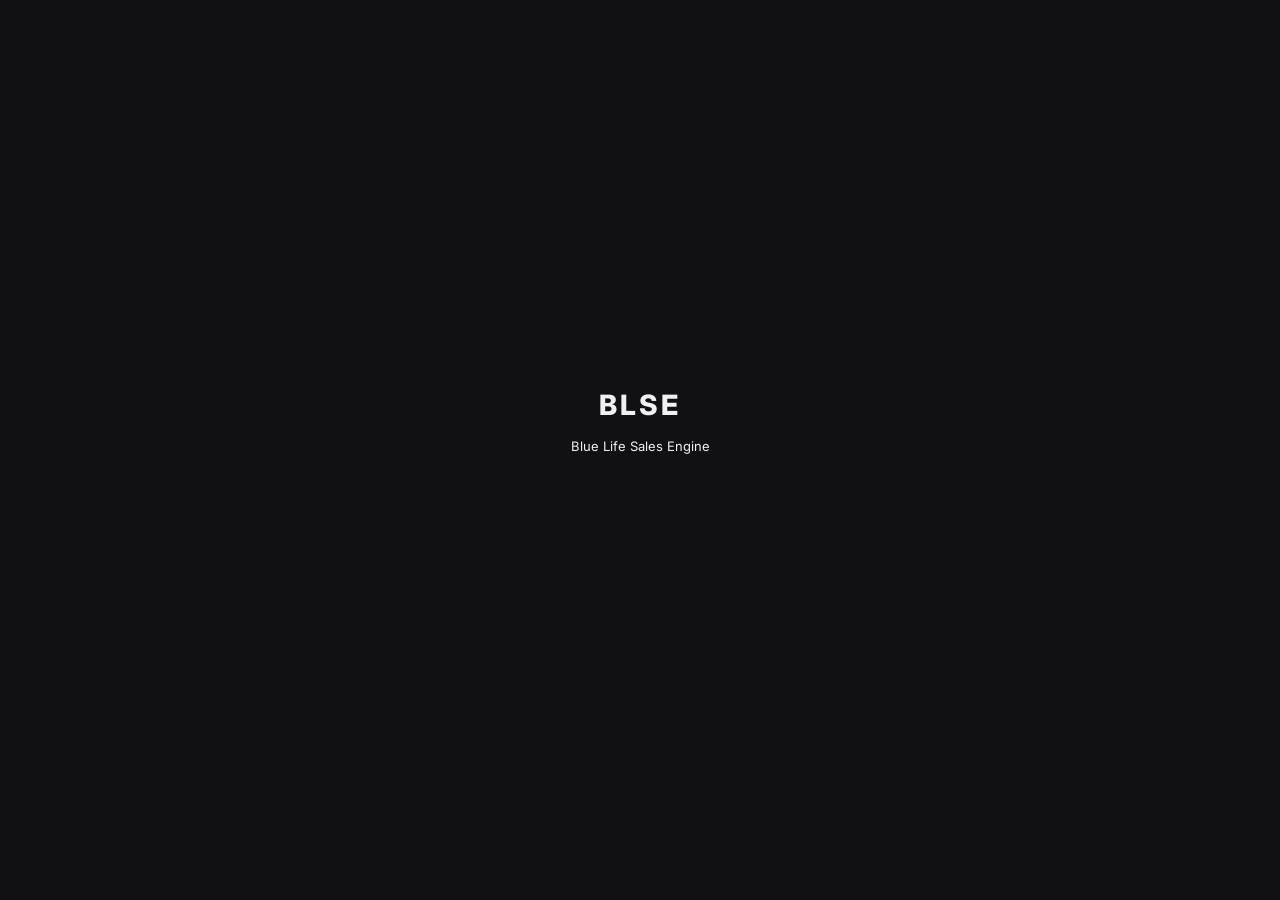
<file: inbox.html>
<!DOCTYPE html>
<html lang="ja">

<head>
    <meta charset="UTF-8">
    <meta name="viewport" content="width=device-width, initial-scale=1.0">
    <title>BLSE — 受信トレイ</title>
    <link rel="preconnect" href="https://fonts.googleapis.com">
    <link
        href="https://fonts.googleapis.com/css2?family=Inter:wght@300;400;500;600;700;800;900&family=Noto+Sans+JP:wght@400;500;700&display=swap"
        rel="stylesheet">
    <link rel="stylesheet" href="styles.css">
    <script src="config.js"></script>
    <script src="sheets.js"></script>
    <style>
        /* ── フィルターチップ ── */
        .filter-chips {
            display: flex;
            gap: var(--s2);
            flex-wrap: wrap;
            margin-bottom: var(--s4);
        }

        .chip {
            padding: 5px 14px;
            border-radius: 100px;
            font-size: .75rem;
            font-weight: 600;
            cursor: pointer;
            border: 1px solid var(--line-2);
            background: transparent;
            color: var(--t-2);
            transition: var(--fast);
            font-family: var(--sans);
        }

        .chip:hover {
            background: var(--bg-3);
            color: var(--t-1);
        }

        .chip.active {
            background: var(--blue);
            border-color: var(--blue);
            color: #fff;
        }

        .chip-count {
            opacity: .6;
            margin-left: 4px;
        }

        /* ── スレッド一覧アイテム ── */
        .thread-item {
            padding: var(--s4);
            border-bottom: 1px solid var(--line-1);
            cursor: pointer;
            transition: var(--fast);
            display: flex;
            gap: var(--s3);
            align-items: flex-start;
        }

        .thread-item:hover {
            background: var(--bg-3);
        }

        .thread-item:last-child {
            border-bottom: none;
        }

        .thread-avatar {
            width: 38px;
            height: 38px;
            border-radius: 50%;
            background: var(--bg-3);
            border: 1px solid var(--line-2);
            display: flex;
            align-items: center;
            justify-content: center;
            font-size: .875rem;
            font-weight: 700;
            color: var(--t-2);
            flex-shrink: 0;
        }

        .thread-main {
            flex: 1;
            min-width: 0;
        }

        .thread-row {
            display: flex;
            justify-content: space-between;
            align-items: flex-start;
        }

        .thread-name {
            font-size: .875rem;
            font-weight: 600;
            color: var(--t-1);
        }

        .thread-co {
            font-size: .6875rem;
            color: var(--t-3);
            margin-top: 1px;
        }

        .thread-time {
            font-size: .6875rem;
            color: var(--t-3);
            white-space: nowrap;
            flex-shrink: 0;
        }

        .thread-preview {
            font-size: .8125rem;
            color: var(--t-3);
            margin-top: 4px;
            white-space: nowrap;
            overflow: hidden;
            text-overflow: ellipsis;
        }

        .thread-meta {
            display: flex;
            gap: var(--s2);
            margin-top: 6px;
            align-items: center;
        }

        .unread-dot {
            width: 7px;
            height: 7px;
            border-radius: 50%;
            background: var(--blue);
            flex-shrink: 0;
            margin-top: 5px;
        }

        /* ── 統計チップ ── */
        .stat-row {
            display: flex;
            gap: var(--s2);
            margin-bottom: var(--s4);
            flex-wrap: wrap;
        }

        .stat-chip {
            padding: 5px 12px;
            background: var(--bg-1);
            border: 1px solid var(--line-1);
            border-radius: var(--r1);
            font-size: .8125rem;
        }

        .stat-chip b {
            color: var(--t-1);
        }

        /* ── スレッド詳細モーダル ── */
        #threadModal {
            display: none;
            position: fixed;
            inset: 0;
            z-index: 200;
            background: rgba(0, 0, 0, .65);
            backdrop-filter: blur(4px);
            align-items: flex-end;
            justify-content: center;
            padding: 0;
        }

        .thread-panel {
            background: var(--bg-1);
            width: 100%;
            max-width: 600px;
            border-radius: var(--r3) var(--r3) 0 0;
            height: 92vh;
            display: flex;
            flex-direction: column;
            box-shadow: var(--sh2);
            overflow: hidden;
            margin: 0 auto;
        }

        .thread-panel-header {
            padding: var(--s4) var(--s5);
            border-bottom: 1px solid var(--line-1);
            display: flex;
            align-items: center;
            gap: var(--s3);
            flex-shrink: 0;
        }

        .thread-panel-body {
            flex: 1;
            overflow-y: auto;
            padding: var(--s4) var(--s5);
        }

        .thread-panel-footer {
            padding: var(--s3) var(--s5);
            border-top: 1px solid var(--line-1);
            flex-shrink: 0;
            display: flex;
            gap: var(--s2);
        }

        /* ── 送信ブロック ── */
        .sent-block {
            background: var(--bg-2);
            border: 1px solid var(--line-1);
            border-radius: var(--r2);
            padding: var(--s4);
            margin-bottom: var(--s4);
        }

        .sent-block-label {
            font-size: .625rem;
            font-weight: 700;
            letter-spacing: .08em;
            color: var(--t-3);
            text-transform: uppercase;
            margin-bottom: var(--s2);
            display: flex;
            align-items: center;
            gap: 6px;
        }

        .sent-block-label::after {
            content: '';
            flex: 1;
            height: 1px;
            background: var(--line-1);
        }

        .sent-subject {
            font-size: .875rem;
            font-weight: 600;
            color: var(--t-1);
            margin-bottom: var(--s2);
        }

        .sent-body {
            font-size: .8125rem;
            color: var(--t-2);
            line-height: 1.7;
            white-space: pre-wrap;
            max-height: 140px;
            overflow: hidden;
            position: relative;
        }

        .sent-body.expanded {
            max-height: none;
        }

        .sent-expand {
            font-size: .75rem;
            color: var(--blue);
            cursor: pointer;
            margin-top: 4px;
            background: none;
            border: none;
            padding: 0;
            font-family: var(--sans);
        }

        .sent-channel {
            display: inline-block;
            font-size: .625rem;
            font-weight: 700;
            padding: 2px 8px;
            border-radius: 100px;
            letter-spacing: .05em;
            margin-bottom: var(--s2);
        }

        .channel-mail {
            background: color-mix(in srgb, var(--blue) 15%, transparent);
            color: var(--blue);
        }

        .channel-form {
            background: color-mix(in srgb, var(--yellow) 15%, transparent);
            color: var(--yellow);
        }

        /* ── 添付画像サムネイル ── */
        .img-thumbs {
            display: flex;
            gap: 6px;
            margin-top: var(--s2);
            flex-wrap: wrap;
        }

        .img-thumb {
            width: 52px;
            height: 52px;
            border-radius: var(--r1);
            background: var(--bg-3);
            border: 1px solid var(--line-2);
            display: flex;
            align-items: center;
            justify-content: center;
            font-size: .5625rem;
            color: var(--t-3);
            text-align: center;
            overflow: hidden;
            cursor: pointer;
        }

        .img-thumb img {
            width: 100%;
            height: 100%;
            object-fit: cover;
        }

        /* ── 返信バブル ── */
        .reply-divider {
            display: flex;
            align-items: center;
            gap: var(--s2);
            margin: var(--s4) 0;
            font-size: .625rem;
            color: var(--t-3);
            font-weight: 600;
            letter-spacing: .08em;
            text-transform: uppercase;
        }

        .reply-divider::before,
        .reply-divider::after {
            content: '';
            flex: 1;
            height: 1px;
            background: var(--line-1);
        }

        .reply-bubble {
            background: var(--bg-2);
            border: 1px solid var(--line-1);
            border-radius: var(--r2);
            padding: var(--s3) var(--s4);
            margin-bottom: var(--s3);
        }

        .reply-bubble-header {
            display: flex;
            justify-content: space-between;
            align-items: center;
            margin-bottom: var(--s2);
        }

        .reply-from {
            font-size: .8125rem;
            font-weight: 600;
            color: var(--t-1);
        }

        .reply-time {
            font-size: .6875rem;
            color: var(--t-3);
        }

        .reply-text {
            font-size: .8125rem;
            color: var(--t-2);
            line-height: 1.7;
        }

        /* ── 次のアクション ── */
        .next-action {
            background: var(--bg-2);
            border: 1px solid var(--line-2);
            border-left: 3px solid var(--blue);
            border-radius: 0 var(--r1) var(--r1) 0;
            padding: 10px var(--s3);
            margin-bottom: var(--s4);
            font-size: .8125rem;
            color: var(--t-2);
        }

        .next-action b {
            color: var(--blue);
        }
    </style>
</head>

<body>
    <header class="topbar">
        <span class="topbar-logo">BLSE</span>
        <div class="topbar-right">
            <span class="topbar-user">AOKI</span>
            <button class="topbar-menu-btn" onclick="toggleMenu()">
                <span class="hamburger"><span></span><span></span><span></span></span>
            </button>
        </div>
    </header>
    <div class="menu-overlay" id="menuOverlay" onclick="toggleMenu()"></div>
    <nav class="slide-menu" id="slideMenu">
        <button class="menu-close" onclick="toggleMenu()">&#x2715;</button>
        <div class="menu-section-label">メニュー</div>
        <a href="index.html" class="menu-item"><svg width="14" height="14" viewBox="0 0 16 16" fill="none">
                <rect x="1" y="1" width="6" height="6" rx="1" fill="currentColor" />
                <rect x="9" y="1" width="6" height="6" rx="1" fill="currentColor" />
                <rect x="1" y="9" width="6" height="6" rx="1" fill="currentColor" />
                <rect x="9" y="9" width="6" height="6" rx="1" fill="currentColor" />
            </svg>ダッシュボード</a>
        <a href="search.html" class="menu-item"><svg width="14" height="14" viewBox="0 0 16 16" fill="none">
                <circle cx="6.5" cy="6.5" r="5" stroke="currentColor" stroke-width="1.5" />
                <path d="M10.5 10.5L14 14" stroke="currentColor" stroke-width="1.5" stroke-linecap="round" />
            </svg>検索</a>
        <a href="check.html" class="menu-item"><svg width="14" height="14" viewBox="0 0 16 16" fill="none">
                <path d="M2 8l4 4 8-8" stroke="currentColor" stroke-width="1.5" stroke-linecap="round"
                    stroke-linejoin="round" />
            </svg>チェック</a>
        <a href="sales.html" class="menu-item"><svg width="14" height="14" viewBox="0 0 16 16" fill="none">
                <path d="M2 13l4-4 3 3 5-8" stroke="currentColor" stroke-width="1.5" stroke-linecap="round"
                    stroke-linejoin="round" />
            </svg>営業</a>
        <a href="inbox.html" class="menu-item active"><svg width="14" height="14" viewBox="0 0 16 16" fill="none">
                <rect x="1" y="3" width="14" height="10" rx="1.5" stroke="currentColor" stroke-width="1.5" />
                <path d="M1 5l7 5 7-5" stroke="currentColor" stroke-width="1.5" />
            </svg>受信トレイ</a>
        <a href="log.html" class="menu-item"><svg width="14" height="14" viewBox="0 0 16 16" fill="none">
                <path d="M2 4h12M2 8h8M2 12h5" stroke="currentColor" stroke-width="1.5" stroke-linecap="round" />
            </svg>ログ</a>
    </nav>

    <main class="main">
        <!-- 統計 -->
        <div class="stat-row animate-in">
            <div class="stat-chip"><b>12</b>&nbsp;<span class="t-muted">合計</span></div>
            <div class="stat-chip"><b style="color:var(--blue)">3</b>&nbsp;<span class="t-muted">未読</span></div>
            <div class="stat-chip"><b style="color:var(--green)">6</b>&nbsp;<span class="t-muted">見積</span></div>
            <div class="stat-chip"><b style="color:var(--yellow)">2</b>&nbsp;<span class="t-muted">質問</span></div>
            <div class="stat-chip"><b style="color:var(--red)">4</b>&nbsp;<span class="t-muted">断り</span></div>
        </div>

        <!-- フィルター -->
        <div class="filter-chips animate-in">
            <button class="chip active" onclick="filterChip(this,'all')">すべて <span class="chip-count">12</span></button>
            <button class="chip" onclick="filterChip(this,'estimate')">見積 <span class="chip-count">6</span></button>
            <button class="chip" onclick="filterChip(this,'question')">質問 <span class="chip-count">2</span></button>
            <button class="chip" onclick="filterChip(this,'reject')">断り <span class="chip-count">4</span></button>
            <button class="chip" onclick="filterChip(this,'pending')">未対応 <span class="chip-count">3</span></button>
        </div>

        <!-- スレッド一覧 -->
        <div class="card animate-in" style="padding:0;overflow:hidden;">

            <!-- 田中表具店 -->
            <div class="thread-item" onclick="openThread('tanaka')">
                <div class="unread-dot"></div>
                <div class="thread-avatar">田中</div>
                <div class="thread-main">
                    <div class="thread-row">
                        <div>
                            <div class="thread-name">田中 誠</div>
                            <div class="thread-co">田中表具店 · メール</div>
                        </div>
                        <div style="text-align:right;">
                            <div class="thread-time">14:32</div>
                            <div style="margin-top:4px;"><span class="badge badge-green"
                                    style="font-size:.625rem;">見積</span></div>
                        </div>
                    </div>
                    <div class="thread-preview">ご連絡いただきありがとうございます。ぜひ詳しい資料をお送りください...</div>
                    <div class="thread-meta">
                        <span style="font-size:.625rem;color:var(--t-3);">返信 1件</span>
                        <span style="font-size:.625rem;color:var(--t-3);">·</span>
                        <span style="font-size:.625rem;color:var(--t-3);">画像 2枚</span>
                    </div>
                </div>
            </div>

            <!-- 佐藤工務店 -->
            <div class="thread-item" onclick="openThread('sato')">
                <div class="thread-avatar">佐藤</div>
                <div class="thread-main">
                    <div class="thread-row">
                        <div>
                            <div class="thread-name">佐藤 一郎</div>
                            <div class="thread-co">佐藤工務店 · フォーム</div>
                        </div>
                        <div style="text-align:right;">
                            <div class="thread-time">昨日</div>
                            <div style="margin-top:4px;"><span class="badge badge-yellow"
                                    style="font-size:.625rem;">質問</span></div>
                        </div>
                    </div>
                    <div class="thread-preview">費用はどのくらいかかりますか？また導入期間についても...</div>
                    <div class="thread-meta">
                        <span style="font-size:.625rem;color:var(--t-3);">返信 1件</span>
                        <span style="font-size:.625rem;color:var(--t-3);">·</span>
                        <span style="font-size:.625rem;color:var(--t-3);">画像なし</span>
                    </div>
                </div>
            </div>

            <!-- 高瀬塗装工業 -->
            <div class="thread-item" onclick="openThread('takase')">
                <div class="unread-dot"></div>
                <div class="thread-avatar">高瀬</div>
                <div class="thread-main">
                    <div class="thread-row">
                        <div>
                            <div class="thread-name">高瀬 正幸</div>
                            <div class="thread-co">高瀬塗装工業 · メール</div>
                        </div>
                        <div style="text-align:right;">
                            <div class="thread-time">3/17</div>
                            <div style="margin-top:4px;"><span class="badge badge-red"
                                    style="font-size:.625rem;">断り</span></div>
                        </div>
                    </div>
                    <div class="thread-preview">現在は必要ございません。またご縁があれば...</div>
                    <div class="thread-meta">
                        <span style="font-size:.625rem;color:var(--t-3);">返信 1件</span>
                        <span style="font-size:.625rem;color:var(--t-3);">·</span>
                        <span style="font-size:.625rem;color:var(--t-3);">画像 2枚</span>
                    </div>
                </div>
            </div>

            <!-- 水野商店 -->
            <div class="thread-item" onclick="openThread('mizuno')">
                <div class="thread-avatar">水野</div>
                <div class="thread-main">
                    <div class="thread-row">
                        <div>
                            <div class="thread-name">水野 義人</div>
                            <div class="thread-co">水野商店 · メール</div>
                        </div>
                        <div style="text-align:right;">
                            <div class="thread-time">3/16</div>
                            <div style="margin-top:4px;"><span class="badge badge-green"
                                    style="font-size:.625rem;">見積</span></div>
                        </div>
                    </div>
                    <div class="thread-preview">資料拝見しました。一度お話を聞いてみたいと思います...</div>
                    <div class="thread-meta">
                        <span style="font-size:.625rem;color:var(--t-3);">返信 1件</span>
                        <span style="font-size:.625rem;color:var(--t-3);">·</span>
                        <span style="font-size:.625rem;color:var(--t-3);">画像 2枚</span>
                    </div>
                </div>
            </div>

        </div>
    </main>

    <!-- スレッド詳細モーダル -->
    <div id="threadModal" onclick="closeThread(event)">
        <div class="thread-panel">
            <!-- ヘッダー -->
            <div class="thread-panel-header">
                <button onclick="closeThread()"
                    style="background:none;border:none;color:var(--t-3);cursor:pointer;font-size:1.1rem;padding:0;">‹</button>
                <div style="flex:1;">
                    <div id="tName" style="font-size:.9375rem;font-weight:700;color:var(--t-1);"></div>
                    <div id="tCo" style="font-size:.75rem;color:var(--t-3);"></div>
                </div>
                <span id="tBadge" class="badge" style="font-size:.625rem;"></span>
            </div>

            <!-- ボディ（スクロール） -->
            <div class="thread-panel-body" id="tBody"></div>

            <!-- フッター -->
            <div class="thread-panel-footer">
                <button class="btn btn-sm btn-success" style="flex:1;">対応済みにする</button>
                <button class="btn btn-sm btn-secondary">Gmailで開く</button>
            </div>
        </div>
    </div>

    <script>
        function toggleMenu() {
            document.getElementById('slideMenu').classList.toggle('active');
            document.getElementById('menuOverlay').classList.toggle('active');
        }
        function filterChip(el) {
            document.querySelectorAll('.chip').forEach(c => c.classList.remove('active'));
            el.classList.add('active');
        }

        // ── スレッドデータ ───────────────────────────────────────────
        const threads = {
            tanaka: {
                name: '田中 誠', co: '田中表具店 · メール', badge: '見積', badgeClass: 'badge-green',
                channel: 'mail',
                sent: {
                    date: '2026/03/17',
                    subject: '【無料】田中表具店様のGoogleマップ集客改善についてご提案',
                    body: `田中表具店 ご担当者様

はじめてご連絡いたします。
Googleマップ（GBP）の無料改善サポートをご提供しているBlue Lifeと申します。

貴店のGoogleマップを拝見したところ、以下の点が気になりました。

・投稿が0件（競合店は月4〜8件投稿）
・写真が少なく、近隣競合と比べて印象が弱い

この状態を改善するだけで、
Googleマップ経由の問い合わせが増える可能性があります。

まずは無料で現状診断レポートをお渡しできますので、
ご検討いただければ幸いです。

Blue Life  青木 勇気`,
                    images: ['GBP全体.png', '投稿タブ.png']
                },
                replies: [
                    {
                        from: '田中 誠', time: '今日 14:32',
                        text: 'ご連絡いただきありがとうございます。\nGoogleマップについて詳しく知りたいと思っていたところでした。ぜひ詳しい資料をお送りください。費用感なども教えていただけると助かります。'
                    }
                ],
                nextAction: '見積資料を送付 → 3/22までに対応'
            },
            sato: {
                name: '佐藤 一郎', co: '佐藤工務店 · フォーム', badge: '質問', badgeClass: 'badge-yellow',
                channel: 'form',
                sent: {
                    date: '2026/03/16',
                    subject: null,
                    body: `佐藤工務店 ご担当者様

はじめてご連絡いたします。
GBP（Googleマップ）の無料改善サポートをご提供しているBlue Lifeと申します。

貴店のGoogleマップを確認したところ、競合比較で写真数・投稿頻度に改善余地がありました。

改善サポートは完全無料です。まずはご相談だけでも。

Blue Life  青木 勇気
ref: SATO-20260316`,
                    images: []
                },
                replies: [
                    {
                        from: '佐藤 一郎', time: '昨日 10:15',
                        text: '費用はどのくらいかかりますか？また導入期間についても教えていただけますか？'
                    }
                ],
                nextAction: '質問への回答メールを送信（無料の旨を明確に）'
            },
            takase: {
                name: '高瀬 正幸', co: '高瀬塗装工業 · メール', badge: '断り', badgeClass: 'badge-red',
                channel: 'mail',
                sent: {
                    date: '2026/03/15',
                    subject: '【無料】高瀬塗装工業様のGoogleマップ集客改善についてご提案',
                    body: `高瀬塗装工業 ご担当者様

はじめてご連絡いたします。Blue Lifeの青木と申します。

貴社のGoogleマップを拝見し、
・写真が1枚のみ（業界平均は10枚以上）
・営業時間が未設定
という点が気になりました。

無料でサポートできますので、お気軽にご連絡ください。

Blue Life  青木 勇気`,
                    images: ['GBP全体.png', '投稿タブ.png']
                },
                replies: [
                    {
                        from: '高瀬 正幸', time: '3/17 09:44',
                        text: 'ご連絡ありがとうございます。\n現在は必要ございません。またご縁があればよろしくお願いいたします。'
                    }
                ],
                nextAction: '3ヶ月後に再アプローチ予定（6/17以降）'
            },
            mizuno: {
                name: '水野 義人', co: '水野商店 · メール', badge: '見積', badgeClass: 'badge-green',
                channel: 'mail',
                sent: {
                    date: '2026/03/14',
                    subject: '【無料】水野商店様のGoogleマップ集客改善についてご提案',
                    body: `水野商店 ご担当者様

はじめてご連絡いたします。Blue Lifeの青木と申します。

Googleマップを拝見したところ、
・投稿が0件
・写真が3枚（上位競合は平均12枚）
・評価3.2と低め

このままでは検索で埋もれてしまいます。
無料で改善サポートができますので、ぜひご検討ください。

Blue Life  青木 勇気`,
                    images: ['GBP全体.png', '投稿タブ.png']
                },
                replies: [
                    {
                        from: '水野 義人', time: '3/16 16:20',
                        text: '資料を拝見しました。一度お話を聞いてみたいと思います。来週あたりにお時間いただけますか？'
                    }
                ],
                nextAction: '日程調整の返信を送る（来週中に商談設定）'
            }
        };

        // ── スレッドを開く ───────────────────────────────────────────
        function openThread(id) {
            const t = threads[id];
            if (!t) return;
            document.getElementById('tName').textContent = t.name;
            document.getElementById('tCo').textContent = t.co;
            const badge = document.getElementById('tBadge');
            badge.textContent = t.badge;
            badge.className = `badge ${t.badgeClass}`;
            badge.style.fontSize = '.625rem';

            let html = '';

            // 次のアクション
            if (t.nextAction) {
                html += `<div class="next-action"><b>▶ Next:</b> ${t.nextAction}</div>`;
            }

            // 送信ブロック
            const chLabel = t.channel === 'mail' ? 'メール送信' : 'フォーム送信';
            const chClass = t.channel === 'mail' ? 'channel-mail' : 'channel-form';
            html += `<div class="sent-block">
                <div class="sent-block-label">${t.sent.date} — 送信内容</div>
                <span class="sent-channel ${chClass}">${chLabel}</span>`;
            if (t.sent.subject) {
                html += `<div class="sent-subject">${t.sent.subject}</div>`;
            }
            html += `<div class="sent-body" id="sb-${id}">${escHtml(t.sent.body)}</div>
                <button class="sent-expand" onclick="expandSent('${id}')">▼ 全文を見る</button>`;

            // 添付画像
            if (t.sent.images.length) {
                html += `<div class="img-thumbs">`;
                t.sent.images.forEach(img => {
                    html += `<div class="img-thumb" title="${img}">
                        <span style="padding:4px;">${img}</span>
                    </div>`;
                });
                html += `</div>`;
            } else {
                html += `<div style="font-size:.75rem;color:var(--t-3);margin-top:var(--s2);">添付画像なし（フォーム送信）</div>`;
            }
            html += `</div>`;

            // 返信バブル
            if (t.replies.length) {
                html += `<div class="reply-divider">返信 ${t.replies.length}件</div>`;
                t.replies.forEach(r => {
                    html += `<div class="reply-bubble">
                        <div class="reply-bubble-header">
                            <span class="reply-from">${r.from}</span>
                            <span class="reply-time">${r.time}</span>
                        </div>
                        <div class="reply-text">${escHtml(r.text)}</div>
                    </div>`;
                });
            }

            document.getElementById('tBody').innerHTML = html;
            document.getElementById('threadModal').style.display = 'flex';
            // 初期は本文を折りたたみ
            const sb = document.getElementById(`sb-${id}`);
            if (sb && sb.scrollHeight <= 144) {
                sb.nextElementSibling.style.display = 'none';
            }
        }

        function closeThread(e) {
            if (!e || e.target === document.getElementById('threadModal')) {
                document.getElementById('threadModal').style.display = 'none';
            }
        }

        function expandSent(id) {
            const sb = document.getElementById(`sb-${id}`);
            sb.classList.toggle('expanded');
            sb.nextElementSibling.textContent = sb.classList.contains('expanded') ? '▲ 折りたたむ' : '▼ 全文を見る';
        }

        function escHtml(s) {
            return s.replace(/&/g, '&amp;').replace(/</g, '&lt;').replace(/>/g, '&gt;').replace(/\n/g, '<br>');
        }

        // ―― Sheets接続 ――――――――――――――――――――――――
        async function loadInbox() {
            try {
                // 返信ログシートから読み込む（inbox_monitor.gsが書くシート）
                // ヘッダー: タイムスタンプ / 差出人 / 件名 / 本文冠頭 / カテゴリ / 会社名 / 対応ステータス
                const rows = await Sheets.readAll(CONFIG.SHEETS.REPLY_LOG, false);
                if (!rows.length) return;
                const tbody = document.getElementById('inboxList');
                if (!tbody) return;
                const TAG_LABEL = { '見積もり依頼': '💰見積', 'お断り': '🚫断り', '質問': '❓質問', 'その他': '📨その他' };
                const TAG_CLS = { '見積もり依頼': 't-yellow', 'お断り': 't-red', '質問': 't-blue', 'その他': 't-muted' };
                tbody.innerHTML = rows.map((r, idx) => {
                    const dt = r['タイムスタンプ'] ? new Date(r['タイムスタンプ']) : null;
                    const ts = dt ? (dt.getMonth() + 1) + '/' + dt.getDate() + ' ' + dt.getHours().toString().padStart(2, '0') + ':' + dt.getMinutes().toString().padStart(2, '0') : '—';
                    const cat = r['カテゴリ'] || 'その他';
                    const company = r['会社名'] || r['差出人'] || '—';
                    return `<tr onclick="openThreadByIdx(${idx})" style="cursor:pointer;">
                        <td>${company}</td>
                        <td>${escHtml(r['件名'] || '（件名なし）')}</td>
                        <td><span class="${TAG_CLS[cat] || 't-muted'}">${TAG_LABEL[cat] || cat}</span></td>
                        <td>${ts}</td>
                    </tr>`;
                }).join('');
                _inboxData = rows;
            } catch (e) { console.error('inbox読み込み失敗:', e); }
        }

        let _inboxData = [];
        function openThreadByIdx(idx) {
            const r = _inboxData[idx];
            if (!r) return;
            const company = r['会社名'] || r['差出人'] || '不明';
            const cat = r['カテゴリ'] || '';
            const body = r['本文冠頭'] || '';
            document.getElementById('tBody').innerHTML = `
                <div style="margin-bottom:var(--s3);">
                    <div style="font-size:.6875rem;color:var(--t-3);">${r['差出人'] || ''}</div>
                    <div style="font-weight:700;margin:4px 0;">${escHtml(r['件名'] || '（件名なし）')}</div>
                    <div style="font-size:.75rem;color:var(--t-3);">${r['タイムスタンプ'] || ''} 　[${cat}]　対応: ${r['対応ステータス'] || '未対応'}</div>
                </div>
                <div style="white-space:pre-wrap;color:var(--t-2);font-size:.875rem;">${escHtml(body)}</div>`;
            document.getElementById('threadModal').style.display = 'flex';
        }

        loadInbox();
    </script>
    <script>
        window.onerror = function (msg, src, line, col, err) {
            var m = '⚠️ [エラー] ' + msg + (src ? ' (' + src.split('/').pop() + ':' + line + ')' : '');
            if (typeof showToast === 'function') { showToast(m); return false; }
            var t = document.createElement('div');
            t.style.cssText = 'position:fixed;bottom:80px;left:50%;transform:translateX(-50%);background:#ef4444;color:#fff;padding:10px 18px;border-radius:8px;font-size:.8125rem;font-weight:600;z-index:99999;max-width:90vw;word-break:break-all;box-shadow:0 4px 12px rgba(0,0,0,.3);';
            t.textContent = m; document.body.appendChild(t);
            setTimeout(function () { t.remove(); }, 6000);
            return false;
        };
    </script>
</body>

</html>
</file>
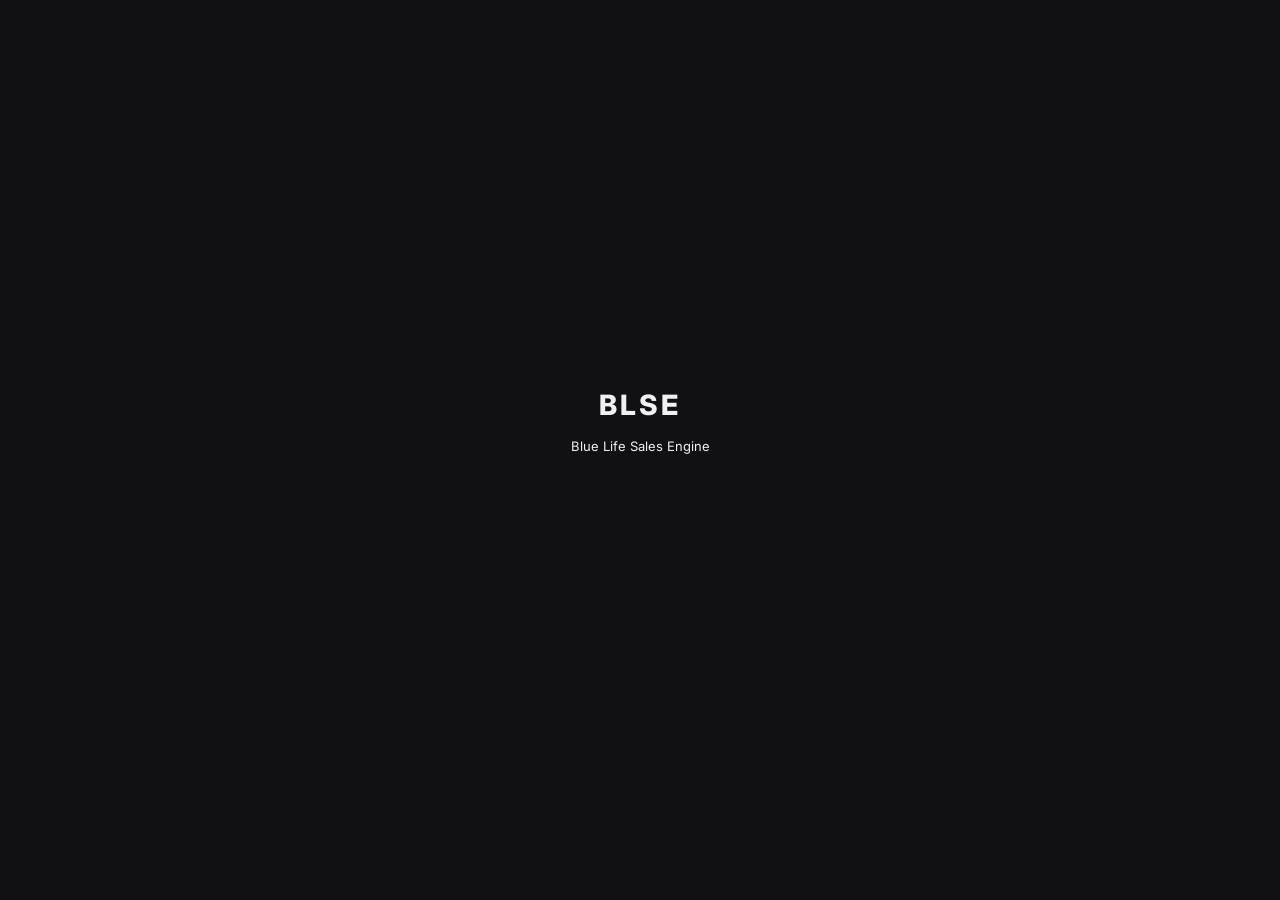
<file: log.html>
<!DOCTYPE html>
<html lang="ja">

<head>
    <meta charset="UTF-8">
    <meta name="viewport" content="width=device-width, initial-scale=1.0">
    <title>BLSE — ログ</title>
    <link rel="preconnect" href="https://fonts.googleapis.com">
    <link
        href="https://fonts.googleapis.com/css2?family=Inter:wght@300;400;500;600;700;800;900&family=Noto+Sans+JP:wght@400;500;700&display=swap"
        rel="stylesheet">
    <link rel="stylesheet" href="styles.css">
    <style>
        .date-nav {
            display: flex;
            align-items: center;
            justify-content: space-between;
            margin-bottom: var(--s4);
        }

        .date-label {
            font-size: .875rem;
            font-weight: 700;
        }

        .date-btn {
            width: 32px;
            height: 32px;
            border-radius: var(--r1);
            border: 1px solid var(--line-2);
            background: transparent;
            color: var(--t-2);
            cursor: pointer;
            font-size: .75rem;
            transition: var(--fast);
        }

        .date-btn:hover {
            background: var(--bg-3);
            color: var(--t-1);
        }

        .view-toggle {
            display: flex;
            gap: 2px;
            background: var(--bg-1);
            border: 1px solid var(--line-1);
            border-radius: var(--r1);
            padding: 3px;
            margin-bottom: var(--s4);
            width: fit-content;
        }

        .vtog-btn {
            padding: 5px 14px;
            border-radius: 5px;
            font-size: .75rem;
            font-weight: 600;
            border: none;
            background: transparent;
            color: var(--t-3);
            cursor: pointer;
            transition: var(--fast);
            font-family: var(--sans);
        }

        .vtog-btn.active {
            background: var(--bg-3);
            color: var(--t-1);
        }

        .timeline {
            position: relative;
            padding-left: 28px;
        }

        .timeline::before {
            content: '';
            position: absolute;
            left: 8px;
            top: 0;
            bottom: 0;
            width: 1px;
            background: var(--line-1);
        }

        .tl-item {
            position: relative;
            margin-bottom: var(--s4);
        }

        .tl-dot {
            position: absolute;
            left: -24px;
            top: 4px;
            width: 10px;
            height: 10px;
            border-radius: 50%;
            border: 1.5px solid var(--bg-1);
            flex-shrink: 0;
        }

        .tl-dot.blue {
            background: var(--blue);
        }

        .tl-dot.green {
            background: var(--green);
        }

        .tl-dot.red {
            background: var(--red);
        }

        .tl-dot.yellow {
            background: var(--yellow);
        }

        .tl-time {
            font-size: .6875rem;
            color: var(--t-3);
            margin-bottom: 2px;
            font-weight: 600;
            letter-spacing: .03em;
        }

        .tl-content {
            background: var(--bg-2);
            border: 1px solid var(--line-1);
            border-radius: var(--r2);
            padding: var(--s3) var(--s4);
        }

        .tl-action {
            font-size: .6875rem;
            font-weight: 700;
            text-transform: uppercase;
            letter-spacing: .07em;
            margin-bottom: 2px;
        }

        .tl-name {
            font-size: .875rem;
            font-weight: 600;
        }

        .tl-detail {
            font-size: .75rem;
            color: var(--t-3);
            margin-top: 2px;
        }

        .summary-grid {
            display: grid;
            grid-template-columns: repeat(2, 1fr);
            gap: var(--s2);
            margin-bottom: var(--s4);
        }

        @media(min-width:480px) {
            .summary-grid {
                grid-template-columns: repeat(4, 1fr);
            }
        }
    </style>
</head>

<body>
    <header class="topbar">
        <span class="topbar-logo">BLSE</span>
        <div class="topbar-right">
            <span class="topbar-user">AOKI</span>
            <button class="topbar-menu-btn" onclick="toggleMenu()">
                <span class="hamburger"><span></span><span></span><span></span></span>
            </button>
        </div>
    </header>
    <div class="menu-overlay" id="menuOverlay" onclick="toggleMenu()"></div>
    <nav class="slide-menu" id="slideMenu">
        <button class="menu-close" onclick="toggleMenu()">&#x2715;</button>
        <div class="menu-section-label">メニュー</div>
        <a href="index.html" class="menu-item"><svg width="14" height="14" viewBox="0 0 16 16" fill="none">
                <rect x="1" y="1" width="6" height="6" rx="1" fill="currentColor" />
                <rect x="9" y="1" width="6" height="6" rx="1" fill="currentColor" />
                <rect x="1" y="9" width="6" height="6" rx="1" fill="currentColor" />
                <rect x="9" y="9" width="6" height="6" rx="1" fill="currentColor" />
            </svg>ダッシュボード</a>
        <a href="search.html" class="menu-item"><svg width="14" height="14" viewBox="0 0 16 16" fill="none">
                <circle cx="6.5" cy="6.5" r="5" stroke="currentColor" stroke-width="1.5" />
                <path d="M10.5 10.5L14 14" stroke="currentColor" stroke-width="1.5" stroke-linecap="round" />
            </svg>検索</a>
        <a href="check.html" class="menu-item"><svg width="14" height="14" viewBox="0 0 16 16" fill="none">
                <path d="M2 8l4 4 8-8" stroke="currentColor" stroke-width="1.5" stroke-linecap="round"
                    stroke-linejoin="round" />
            </svg>チェック</a>
        <a href="sales.html" class="menu-item"><svg width="14" height="14" viewBox="0 0 16 16" fill="none">
                <path d="M2 13l4-4 3 3 5-8" stroke="currentColor" stroke-width="1.5" stroke-linecap="round"
                    stroke-linejoin="round" />
            </svg>営業</a>
        <a href="inbox.html" class="menu-item"><svg width="14" height="14" viewBox="0 0 16 16" fill="none">
                <rect x="1" y="3" width="14" height="10" rx="1.5" stroke="currentColor" stroke-width="1.5" />
                <path d="M1 5l7 5 7-5" stroke="currentColor" stroke-width="1.5" />
            </svg>受信トレイ</a>
        <a href="log.html" class="menu-item active"><svg width="14" height="14" viewBox="0 0 16 16" fill="none">
                <path d="M2 4h12M2 8h8M2 12h5" stroke="currentColor" stroke-width="1.5" stroke-linecap="round" />
            </svg>ログ</a>
    </nav>

    <main class="main">
        <!-- 日付ナビ -->
        <div class="date-nav animate-in">
            <button class="date-btn" id="btnPrevDay" onclick="shiftDay(-1)">&#8249;</button>
            <span class="date-label" id="dateLabel">読み込み中...</span>
            <button class="date-btn" id="btnNextDay" onclick="shiftDay(1)">&#8250;</button>
        </div>

        <!-- 表示切り替え -->
        <div class="view-toggle animate-in">
            <button class="vtog-btn active" onclick="setView('today', this)">本日</button>
            <button class="vtog-btn" onclick="setView('week', this)">今週</button>
            <button class="vtog-btn" onclick="setView('all', this)">全期間</button>
        </div>

        <!-- サマリー -->
        <div class="summary-grid animate-in">
            <div class="stat-item">
                <div class="stat-value t-blue" id="sumCheck">—</div>
                <div class="stat-label">チェック件数</div>
            </div>
            <div class="stat-item">
                <div class="stat-value" style="color:var(--green)" id="sumSent">—</div>
                <div class="stat-label">送信数</div>
            </div>
            <div class="stat-item">
                <div class="stat-value" style="color:var(--yellow)" id="sumReply">—</div>
                <div class="stat-label">返信数</div>
            </div>
            <div class="stat-item">
                <div class="stat-value" style="color:var(--red)" id="sumSkip">—</div>
                <div class="stat-label">スキップ</div>
            </div>
        </div>

        <!-- タイムライン -->
        <div class="timeline animate-in" id="tlContainer">
            <div class="tl-item">
                <div class="tl-dot blue"></div>
                <div class="tl-time">読み込み中...</div>
                <div class="tl-content">
                    <div class="tl-name" style="color:var(--t-3)">ログを取得しています</div>
                </div>
            </div>
        </div>
    </main>

    <script src="https://accounts.google.com/gsi/client" async defer></script>
    <script src="config.js"></script>
    <script src="auth.js"></script>
    <script src="sheets.js"></script>
    <script>
        function toggleMenu() {
            document.getElementById('slideMenu').classList.toggle('active');
            document.getElementById('menuOverlay').classList.toggle('active');
        }

        // ── 状態管理 ─────────────────────────────────────────────────────
        let _allEvents = [];
        let _viewMode = 'today';   // 'today' | 'week' | 'all'
        let _dayOffset = 0;         // 本日=0, 昨日=-1, ...

        // ── 日付ナビ ─────────────────────────────────────────────────────
        function shiftDay(delta) {
            _dayOffset += delta;
            if (_viewMode === 'today') renderTimeline();
        }

        function setView(mode, btn) {
            _viewMode = mode;
            _dayOffset = 0;
            document.querySelectorAll('.vtog-btn').forEach(b => b.classList.remove('active'));
            btn.classList.add('active');
            renderTimeline();
        }

        function _targetDate() {
            const d = new Date();
            d.setDate(d.getDate() + _dayOffset);
            return d;
        }

        function _dateLabel() {
            if (_viewMode === 'all') return '全期間';
            if (_viewMode === 'week') return '今週';
            const d = _targetDate();
            const y = d.getFullYear(), m = d.getMonth() + 1, day = d.getDate();
            return `${y}年 ${m}月 ${day}日`;
        }

        // ── カラーマッピング ─────────────────────────────────────────────
        const ACTION_COLOR = {
            'メール送信': 'green', '送信': 'green',
            '返信検知': 'yellow', '返信': 'yellow',
            'チェック': 'blue', '検索': 'blue', '操作': 'blue',
            'スキップ': 'red', 'エラー': 'red',
        };
        function _dotColor(action) {
            for (const [key, color] of Object.entries(ACTION_COLOR)) {
                if (action.includes(key)) return color;
            }
            return 'blue';
        }
        const DOT_TEXT_MAP = { green: 't-green', yellow: 't-yellow', red: 't-red', blue: 't-blue' };

        // ── フィルタリング ────────────────────────────────────────────────
        function _filterEvents(events) {
            if (_viewMode === 'all') return events;
            const target = _targetDate();
            const startOfDay = new Date(target.getFullYear(), target.getMonth(), target.getDate());
            const endOfDay = new Date(startOfDay.getTime() + 86400000);
            if (_viewMode === 'today') {
                return events.filter(e => e.date >= startOfDay && e.date < endOfDay);
            }
            // week: 月曜起点
            const dow = target.getDay();
            const startOfWeek = new Date(startOfDay.getTime() - (dow === 0 ? 6 : dow - 1) * 86400000);
            const endOfWeek = new Date(startOfWeek.getTime() + 7 * 86400000);
            return events.filter(e => e.date >= startOfWeek && e.date < endOfWeek);
        }

        // ── レンダリング ─────────────────────────────────────────────────
        function renderTimeline() {
            document.getElementById('dateLabel').textContent = _dateLabel();
            document.getElementById('btnPrevDay').style.opacity = _viewMode !== 'today' ? '0.3' : '1';
            document.getElementById('btnPrevDay').disabled = _viewMode !== 'today';
            document.getElementById('btnNextDay').style.opacity = (_viewMode !== 'today' || _dayOffset >= 0) ? '0.3' : '1';
            document.getElementById('btnNextDay').disabled = _viewMode !== 'today' || _dayOffset >= 0;

            const filtered = _filterEvents(_allEvents).sort((a, b) => b.date - a.date);
            const container = document.getElementById('tlContainer');

            // サマリー更新
            document.getElementById('sumCheck').textContent = filtered.filter(e => e.action.includes('チェック') || e.action.includes('操作')).length;
            document.getElementById('sumSent').textContent = filtered.filter(e => e.action.includes('送信')).length;
            document.getElementById('sumReply').textContent = filtered.filter(e => e.action.includes('返信')).length;
            document.getElementById('sumSkip').textContent = filtered.filter(e => e.action.includes('スキップ') || e.action.includes('エラー')).length;

            if (!filtered.length) {
                container.innerHTML = `<div class="tl-item"><div class="tl-dot blue"></div><div class="tl-time">—</div><div class="tl-content"><div class="tl-name" style="color:var(--t-3)">この期間のログはありません</div></div></div>`;
                return;
            }

            container.innerHTML = filtered.map(e => {
                const timeStr = e.date.toLocaleTimeString('ja-JP', { hour: '2-digit', minute: '2-digit' });
                const dateStr = _viewMode !== 'today'
                    ? e.date.toLocaleDateString('ja-JP', { month: 'short', day: 'numeric' }) + ' ' + timeStr
                    : timeStr;
                const color = _dotColor(e.action);
                const textCls = DOT_TEXT_MAP[color] || 't-blue';
                return `
                <div class="tl-item">
                    <div class="tl-dot ${color}"></div>
                    <div class="tl-time">${dateStr}</div>
                    <div class="tl-content">
                        <div class="tl-action ${textCls}">${e.action}</div>
                        <div class="tl-name">${e.name}</div>
                        <div class="tl-detail">${e.detail}</div>
                    </div>
                </div>`;
            }).join('');
        }

        // ── データ読み込み ────────────────────────────────────────────────
        async function loadLogs() {
            const events = [];

            // 1. 操作ログ (ts, 操作者, 操作, 対象, 詳細)
            try {
                const opRows = await Sheets.readAll(CONFIG.SHEETS.OP_LOG || '操作ログ');
                opRows.forEach(r => {
                    const d = new Date(r[0]);
                    if (isNaN(d)) return;
                    events.push({ date: d, action: r[2] || '操作', name: r[3] || '', detail: r[4] || '' });
                });
            } catch (e) { console.warn('操作ログ取得失敗:', e); }

            // 2. 返信ログ (ts, 差出人, 件名, 本文冠頭, カテゴリ, 会社名, 対応ステータス)
            try {
                const replyRows = await Sheets.readAll('返信ログ');
                replyRows.forEach(r => {
                    const d = new Date(r[0]);
                    if (isNaN(d)) return;
                    events.push({ date: d, action: '返信検知', name: r[5] || r[1] || '', detail: `カテゴリ: ${r[4] || '—'} · ${r[6] || '未対応'}` });
                });
            } catch (e) { console.warn('返信ログ取得失敗:', e); }

            // 3. 送信済み (ts, to, subject, company, method)
            try {
                const sentRows = await Sheets.readAll(CONFIG.SHEETS.SENT || '送信済み');
                sentRows.forEach(r => {
                    const d = new Date(r[0]);
                    if (isNaN(d)) return;
                    events.push({ date: d, action: 'メール送信', name: r[3] || r[1] || '', detail: r[2] || '' });
                });
            } catch (e) { console.warn('送信済み取得失敗:', e); }

            _allEvents = events;
            renderTimeline();
        }

        loadLogs();
    </script>
    <script>
        window.onerror = function (msg, src, line, col, err) {
            var m = '⚠️ [エラー] ' + msg + (src ? ' (' + src.split('/').pop() + ':' + line + ')' : '');
            if (typeof showToast === 'function') { showToast(m); return false; }
            var t = document.createElement('div');
            t.style.cssText = 'position:fixed;bottom:80px;left:50%;transform:translateX(-50%);background:#ef4444;color:#fff;padding:10px 18px;border-radius:8px;font-size:.8125rem;font-weight:600;z-index:99999;max-width:90vw;word-break:break-all;box-shadow:0 4px 12px rgba(0,0,0,.3);';
            t.textContent = m; document.body.appendChild(t);
            setTimeout(function () { t.remove(); }, 6000);
            return false;
        };
    </script>
</body>

</html>
</file>
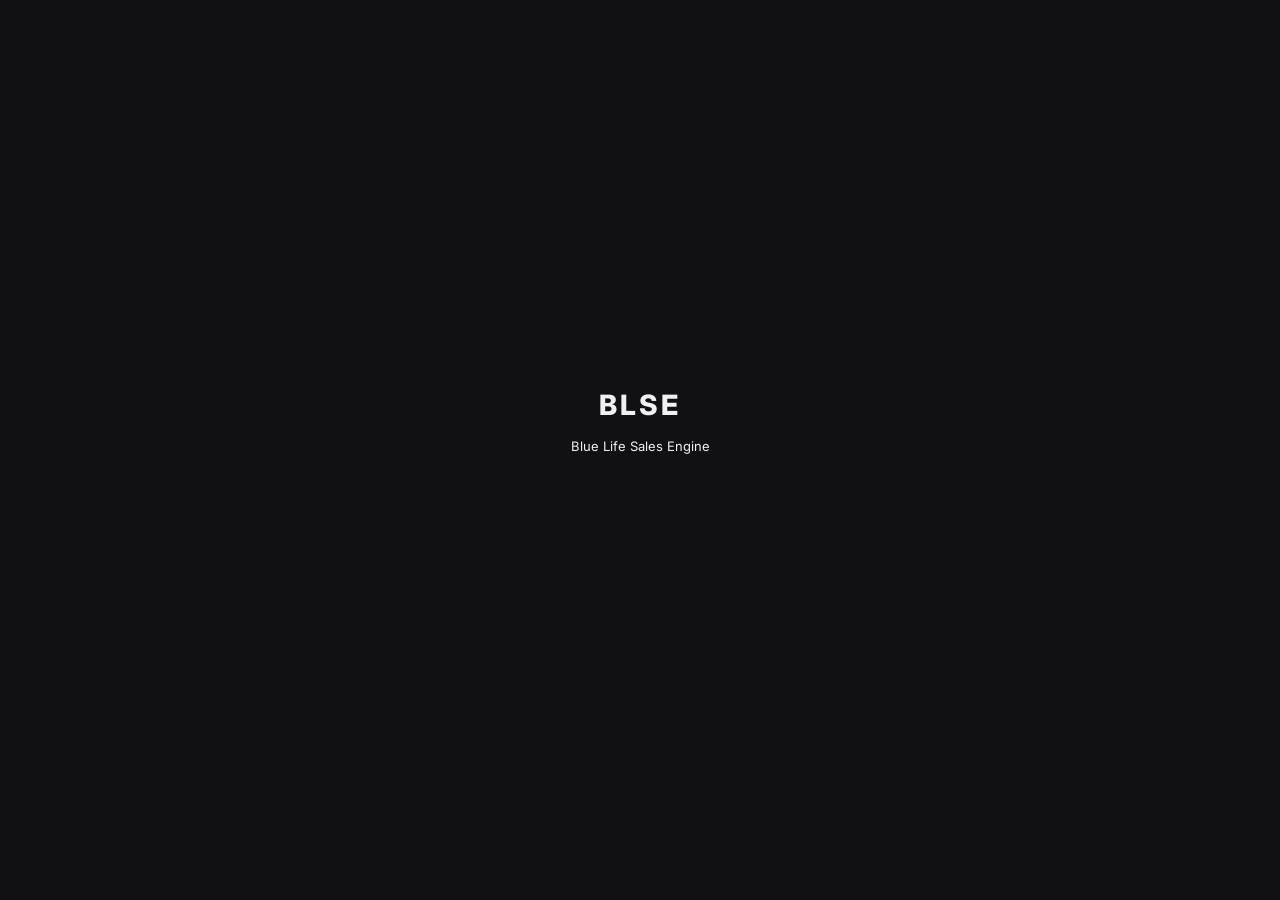
<file: login.html>
<!DOCTYPE html>
<html lang="ja">

<head>
    <meta charset="UTF-8">
    <meta name="viewport" content="width=device-width, initial-scale=1.0">
    <title>BLSE — ログイン</title>
    <link rel="stylesheet" href="styles.css">
    <script src="https://accounts.google.com/gsi/client" async defer></script>
    <style>
        body {
            display: flex;
            align-items: center;
            justify-content: center;
            min-height: 100vh;
        }

        .login-card {
            background: var(--surface);
            border: 1px solid var(--border);
            border-radius: 20px;
            padding: 48px 40px;
            width: 100%;
            max-width: 380px;
            text-align: center;
        }

        .logo {
            font-size: 28px;
            font-weight: 800;
            letter-spacing: 0.1em;
            color: var(--accent);
            margin-bottom: 8px;
        }

        .tagline {
            font-size: 13px;
            color: var(--muted);
            margin-bottom: 40px;
        }

        .g-signin-wrap {
            display: flex;
            justify-content: center;
            margin-bottom: 20px;
        }

        .status-msg {
            font-size: 13px;
            padding: 12px 16px;
            border-radius: 8px;
            margin-top: 16px;
            display: none;
        }

        .status-pending {
            background: rgba(251, 191, 36, 0.1);
            border: 1px solid rgba(251, 191, 36, 0.3);
            color: #fbbf24;
        }

        .status-error {
            background: rgba(239, 68, 68, 0.1);
            border: 1px solid rgba(239, 68, 68, 0.3);
            color: #ef4444;
        }

        .status-ok {
            background: rgba(34, 197, 94, 0.1);
            border: 1px solid rgba(34, 197, 94, 0.3);
            color: #4ade80;
        }

        .spinner {
            display: none;
            width: 20px;
            height: 20px;
            border: 2px solid var(--border);
            border-top-color: var(--accent);
            border-radius: 50%;
            animation: spin 0.8s linear infinite;
            margin: 12px auto 0;
        }

        @keyframes spin {
            to {
                transform: rotate(360deg);
            }
        }
    </style>
</head>

<body>
    <div class="login-card">
        <div class="logo">BLSE</div>
        <div class="tagline">Blue Life Sales Engine</div>

        <div class="g-signin-wrap">
            <div id="g_id_onload"
                data-client_id="95449188194-ce0j9pbehfn5712o04evdb1kegp98mr5.apps.googleusercontent.com"
                data-callback="handleCredentialResponse" data-auto_prompt="false">
            </div>
            <div class="g_id_signin" data-type="standard" data-size="large" data-theme="filled_black"
                data-text="signin_with" data-locale="ja">
            </div>
        </div>

        <div class="spinner" id="spinner"></div>
        <div class="status-msg" id="statusMsg"></div>
    </div>

    <script>
        // GAS デプロイURL（公開情報なのでハードコードOK）
        const GAS_URL = 'https://script.google.com/macros/s/AKfycbzK2iMMl5VjU_tJl4ZfdzIr0L7Txv4PaxhuCkt12viM4ftiVxGzHJe_6VLMj9zeKLtPZw/exec';


        async function handleCredentialResponse(response) {
            showSpinner(true);
            showStatus('');

            const idToken = response.credential;

            // GAS URLが未設定の場合は仮設定画面へ
            if (!GAS_URL) {
                const url = prompt('GAS デプロイURLを入力してください（初回のみ）');
                if (url) localStorage.setItem('BLSE_GAS_URL', url);
                location.reload();
                return;
            }

            try {
                const res = await fetch(GAS_URL, {
                    method: 'POST',
                    headers: { 'Content-Type': 'text/plain' },
                    body: JSON.stringify({ action: 'login', token: idToken })
                });
                const data = await res.json();

                if (data.status === 'approved') {
                    // configをlocalStorageに保存
                    localStorage.setItem('BLSE_CONFIG', JSON.stringify(data.config));
                    localStorage.setItem('BLSE_SESSION', data.sessionToken);
                    showStatus('✅ ログイン成功。移動します...', 'ok');
                    const params = new URLSearchParams(location.search);
                    const back = params.get('back') || './search.html';
                    setTimeout(() => { location.href = back; }, 800);

                } else if (data.status === 'pending') {
                    showStatus('📨 申請をオーナーに送信しました。承認メールをお待ちください。', 'pending');

                } else {
                    showStatus('❌ アクセスが拒否されました。', 'error');
                }
            } catch (e) {
                showStatus('⚠️ 通信エラー: ' + e.message, 'error');
            }
            showSpinner(false);
        }

        function showSpinner(on) {
            document.getElementById('spinner').style.display = on ? 'block' : 'none';
        }

        function showStatus(msg, type) {
            const el = document.getElementById('statusMsg');
            if (!msg) { el.style.display = 'none'; return; }
            el.className = 'status-msg status-' + type;
            el.textContent = msg;
            el.style.display = 'block';
        }

        // すでにセッションがあれば即リダイレクト
        if (localStorage.getItem('BLSE_SESSION') && localStorage.getItem('BLSE_CONFIG')) {
            const params = new URLSearchParams(location.search);
            location.href = params.get('back') || './search.html';
        }
    </script>
</body>

</html>
</file>
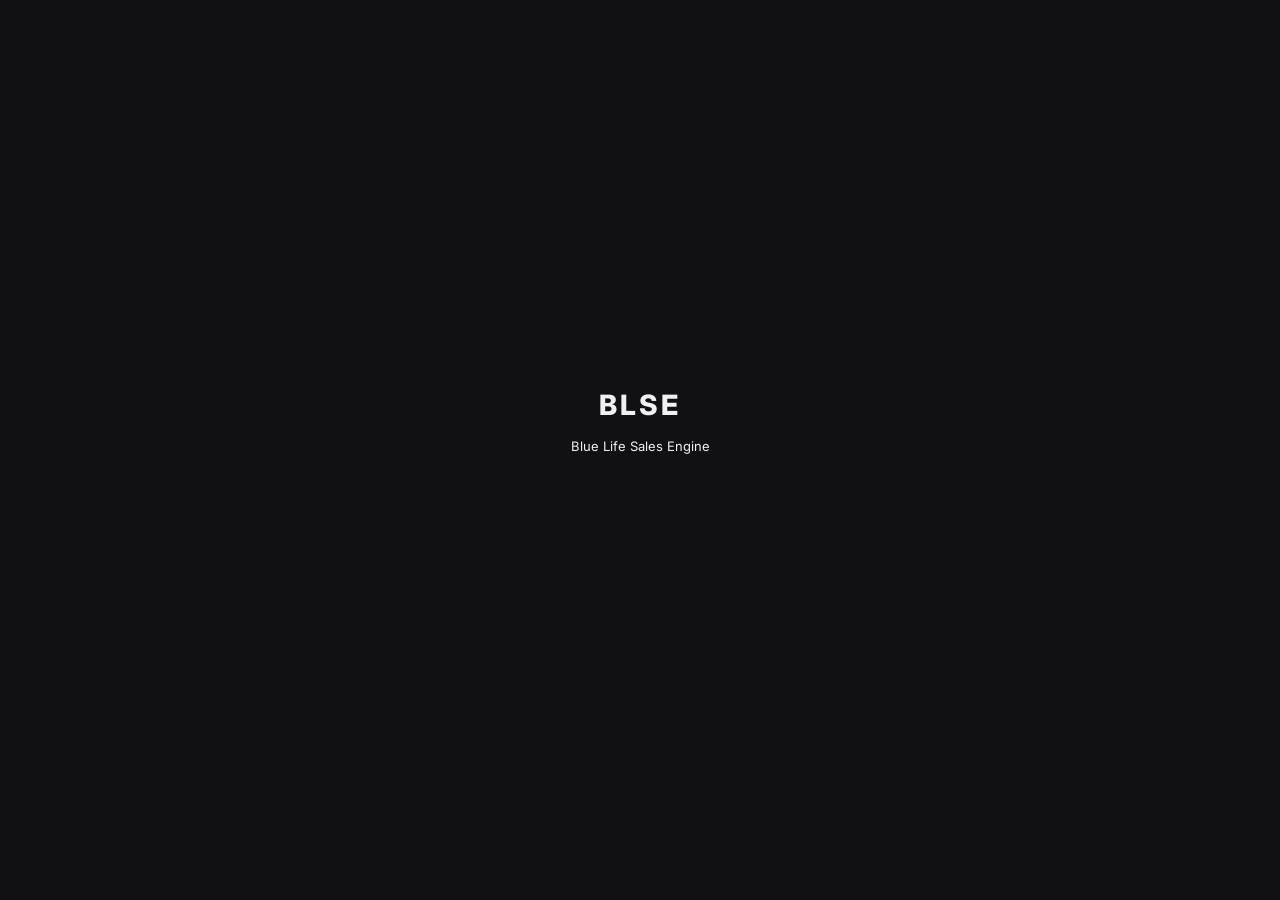
<file: search.html>
<!DOCTYPE html>
<html lang="ja">

<head>
    <meta charset="UTF-8">
    <meta name="viewport" content="width=device-width, initial-scale=1.0">
    <title>BLSE — 検索</title>
    <link rel="preconnect" href="https://fonts.googleapis.com">
    <link
        href="https://fonts.googleapis.com/css2?family=Inter:wght@300;400;500;600;700;800;900&family=Noto+Sans+JP:wght@400;500;700&display=swap"
        rel="stylesheet">
    <link rel="stylesheet" href="styles.css">
    <!-- Google Identity Services -->
    <script src="https://accounts.google.com/gsi/client" async defer></script>
    <script src="config.js"></script>
    <script src="auth.js"></script>
    <script src="sheets.js"></script>
    <style>
        .form-group {
            display: flex;
            flex-direction: column;
            gap: 6px;
        }

        .form-label {
            font-size: .6875rem;
            font-weight: 700;
            color: var(--t-3);
            text-transform: uppercase;
            letter-spacing: .06em;
        }

        .form-input,
        .form-select {
            padding: 10px var(--s4);
            background: var(--bg-1);
            border: 1px solid var(--line-2);
            border-radius: var(--r1);
            color: var(--t-1);
            font-size: .9375rem;
            font-family: var(--sans);
            transition: var(--fast);
            -webkit-appearance: none;
            appearance: none;
        }

        .form-input:focus,
        .form-select:focus {
            outline: none;
            border-color: var(--blue);
            box-shadow: 0 0 0 3px rgba(91, 141, 222, .12);
        }

        .form-input::placeholder {
            color: var(--t-3);
        }

        .form-select {
            background-image: url("data:image/svg+xml,%3Csvg xmlns='http://www.w3.org/2000/svg' width='10' height='6' viewBox='0 0 10 6'%3E%3Cpath fill='%23525260' d='M5 6L0 0h10z'/%3E%3C/svg%3E");
            background-repeat: no-repeat;
            background-position: right 12px center;
            padding-right: 32px;
        }

        .search-row {
            display: grid;
            grid-template-columns: 1fr 1fr auto;
            gap: var(--s3);
            align-items: flex-end;
        }

        @media(max-width:600px) {
            .search-row {
                grid-template-columns: 1fr;
            }
        }

        .results-area {
            margin-top: var(--s5);
        }

        .results-header {
            display: flex;
            align-items: center;
            justify-content: space-between;
            margin-bottom: var(--s4);
        }

        .results-count {
            font-size: .75rem;
            color: var(--t-3);
            font-weight: 600;
            letter-spacing: .04em;
        }

        .result-card {
            background: var(--bg-2);
            border: 1px solid var(--line-1);
            border-radius: var(--r2);
            padding: var(--s4);
            margin-bottom: var(--s2);
            transition: var(--mid);
            cursor: pointer;
        }

        .result-card:hover {
            border-color: var(--line-2);
            background: var(--bg-3);
        }

        .result-top {
            display: flex;
            align-items: flex-start;
            justify-content: space-between;
            gap: var(--s3);
            margin-bottom: var(--s3);
        }

        .result-name {
            font-size: .9375rem;
            font-weight: 700;
        }

        .result-location {
            font-size: .75rem;
            color: var(--t-3);
            margin-top: 2px;
        }

        .result-rating {
            display: flex;
            align-items: center;
            gap: 4px;
            font-size: .8125rem;
            font-weight: 700;
            flex-shrink: 0;
            color: var(--yellow);
        }

        .result-rating span {
            color: var(--t-3);
            font-weight: 400;
        }

        .diag-row {
            display: flex;
            flex-wrap: wrap;
            gap: var(--s1);
        }

        .diag-tag {
            padding: 3px 10px;
            border-radius: 100px;
            font-size: .6875rem;
            font-weight: 600;
        }

        .diag-tag.bad {
            background: var(--red-dim);
            color: var(--red);
        }

        .diag-tag.ok {
            background: var(--green-dim);
            color: var(--green);
        }

        .diag-tag.warn {
            background: var(--yellow-dim);
            color: var(--yellow);
        }

        .result-cb {
            width: 20px;
            height: 20px;
            border-radius: 4px;
            border: 1.5px solid var(--line-2);
            background: transparent;
            display: flex;
            align-items: center;
            justify-content: center;
            cursor: pointer;
            flex-shrink: 0;
            color: transparent;
            font-size: .6875rem;
            font-weight: 700;
            transition: var(--fast);
        }

        .result-cb.checked {
            background: var(--blue);
            border-color: var(--blue);
            color: #fff;
        }

        .log-tbl {
            width: 100%;
            border-collapse: collapse;
        }

        .log-tbl th {
            text-align: left;
            font-size: .625rem;
            font-weight: 700;
            color: var(--t-3);
            text-transform: uppercase;
            letter-spacing: .06em;
            padding: 6px var(--s3);
            border-bottom: 1px solid var(--line-1);
        }

        .log-tbl td {
            font-size: .8125rem;
            padding: 9px var(--s3);
            border-bottom: 1px solid var(--line-1);
            color: var(--t-2);
        }

        .log-tbl tr:last-child td {
            border-bottom: none;
        }

        .log-tbl tr:hover td {
            background: var(--bg-1);
        }

        .log-query {
            color: var(--t-1);
            font-weight: 600;
        }

        .batch-bar {
            position: fixed;
            bottom: 0;
            left: 0;
            right: 0;
            background: var(--bg-1);
            border-top: 1px solid var(--line-2);
            padding: var(--s3) var(--s4);
            display: flex;
            align-items: center;
            justify-content: space-between;
            z-index: 500;
            transform: translateY(100%);
            transition: var(--smooth);
        }

        .batch-bar.visible {
            transform: translateY(0);
        }

        .batch-label {
            font-size: .875rem;
            font-weight: 600;
        }

        .batch-count {
            color: var(--blue);
        }

        @media(min-width:768px) {
            .results-grid {
                display: grid;
                grid-template-columns: 1fr 1fr;
                gap: var(--s3);
            }

            .results-grid .result-card {
                margin-bottom: 0;
            }
        }
    </style>
</head>

<body>
    <header class="topbar">
        <span class="topbar-logo">BLSE</span>
        <div class="topbar-right">
            <span class="topbar-user">AOKI</span>
            <button class="topbar-menu-btn" onclick="toggleMenu()">
                <span class="hamburger"><span></span><span></span><span></span></span>
            </button>
        </div>
    </header>

    <div class="menu-overlay" id="menuOverlay" onclick="toggleMenu()"></div>
    <nav class="slide-menu" id="slideMenu">
        <button class="menu-close" onclick="toggleMenu()">&#x2715;</button>
        <div class="menu-section-label">メニュー</div>
        <a href="index.html" class="menu-item"><svg width="14" height="14" viewBox="0 0 16 16" fill="none">
                <rect x="1" y="1" width="6" height="6" rx="1" fill="currentColor" />
                <rect x="9" y="1" width="6" height="6" rx="1" fill="currentColor" />
                <rect x="1" y="9" width="6" height="6" rx="1" fill="currentColor" />
                <rect x="9" y="9" width="6" height="6" rx="1" fill="currentColor" />
            </svg>ダッシュボード</a>
        <a href="search.html" class="menu-item active"><svg width="14" height="14" viewBox="0 0 16 16" fill="none">
                <circle cx="6.5" cy="6.5" r="5" stroke="currentColor" stroke-width="1.5" />
                <path d="M10.5 10.5L14 14" stroke="currentColor" stroke-width="1.5" stroke-linecap="round" />
            </svg>検索</a>
        <a href="check.html" class="menu-item"><svg width="14" height="14" viewBox="0 0 16 16" fill="none">
                <path d="M2 8l4 4 8-8" stroke="currentColor" stroke-width="1.5" stroke-linecap="round"
                    stroke-linejoin="round" />
            </svg>チェック</a>
        <a href="sales.html" class="menu-item"><svg width="14" height="14" viewBox="0 0 16 16" fill="none">
                <path d="M2 13l4-4 3 3 5-8" stroke="currentColor" stroke-width="1.5" stroke-linecap="round"
                    stroke-linejoin="round" />
            </svg>営業</a>
        <a href="inbox.html" class="menu-item"><svg width="14" height="14" viewBox="0 0 16 16" fill="none">
                <rect x="1" y="3" width="14" height="10" rx="1.5" stroke="currentColor" stroke-width="1.5" />
                <path d="M1 5l7 5 7-5" stroke="currentColor" stroke-width="1.5" />
            </svg>受信トレイ</a>
        <a href="log.html" class="menu-item"><svg width="14" height="14" viewBox="0 0 16 16" fill="none">
                <path d="M2 4h12M2 8h8M2 12h5" stroke="currentColor" stroke-width="1.5" stroke-linecap="round" />
            </svg>ログ</a>
    </nav>

    <main class="main" style="padding-bottom:80px;">
        <!-- 検索フォーム -->
        <div class="card animate-in">
            <div class="card-header">
                <span class="card-title"><svg width="12" height="12" viewBox="0 0 16 16" fill="none">
                        <circle cx="6.5" cy="6.5" r="5" stroke="currentColor" stroke-width="1.5" />
                        <path d="M10.5 10.5L14 14" stroke="currentColor" stroke-width="1.5" stroke-linecap="round" />
                    </svg>リード検索</span>
            </div>
            <div class="search-row">
                <div class="form-group">
                    <label class="form-label">地名</label>
                    <input type="text" class="form-input" placeholder="古賀市、久留米市..." id="searchArea">
                </div>
                <div class="form-group">
                    <label class="form-label">業種</label>
                    <select class="form-select" id="searchType">
                        <option value="">すべて</option>
                        <option value="interior">内装工事</option>
                        <option value="exterior">外壁塗装</option>
                        <option value="plumbing">水回り工事</option>
                        <option value="electric">電気工事</option>
                        <option value="sash">サッシ・ガラス</option>
                        <option value="landscape">外構・エクステリア</option>
                        <option value="joinery">建具・ドア</option>
                    </select>
                </div>
                <div class="form-group">
                    <label class="form-label">&nbsp;</label>
                    <button class="btn btn-primary" onclick="handleSearch()">
                        <svg width="13" height="13" viewBox="0 0 16 16" fill="none">
                            <circle cx="6.5" cy="6.5" r="5" stroke="currentColor" stroke-width="1.5" />
                            <path d="M10.5 10.5L14 14" stroke="currentColor" stroke-width="1.5"
                                stroke-linecap="round" />
                        </svg>
                        検索
                    </button>
                </div>
            </div>
        </div>

        <!-- 検索ログ -->
        <div class="card animate-in" style="margin-top:var(--s4);">
            <div class="card-header">
                <span class="card-title"><svg width="12" height="12" viewBox="0 0 16 16" fill="none">
                        <circle cx="8" cy="8" r="6" stroke="currentColor" stroke-width="1.5" />
                        <path d="M8 5v3l2 2" stroke="currentColor" stroke-width="1.5" stroke-linecap="round" />
                    </svg>検索ログ</span>
                <span class="t-muted" style="font-size:.7rem;">直近10件</span>
            </div>
            <table class="log-tbl">
                <thead>
                    <tr>
                        <th>検索条件</th>
                        <th>取得</th>
                        <th>保存</th>
                        <th>日時</th>
                    </tr>
                </thead>
                <tbody id="logTbody">
                    <tr>
                        <td class="log-query">古賀市 / 内装工事</td>
                        <td>18件</td>
                        <td class="t-green fw-700">12件</td>
                        <td>3/19 15:30</td>
                    </tr>
                    <tr>
                        <td class="log-query">久留米市 / 外壁塗装</td>
                        <td>24件</td>
                        <td class="t-green fw-700">18件</td>
                        <td>3/18 14:00</td>
                    </tr>
                    <tr>
                        <td class="log-query">福岡市南区 / リフォーム</td>
                        <td>42件</td>
                        <td class="t-green fw-700">30件</td>
                        <td>3/17 11:20</td>
                    </tr>
                    <tr>
                        <td class="log-query">春日市 / 水回り工事</td>
                        <td>9件</td>
                        <td class="t-green fw-700">7件</td>
                        <td>3/16 16:45</td>
                    </tr>
                    <tr>
                        <td class="log-query">太宰府市 / 屋根工事</td>
                        <td>6件</td>
                        <td class="t-yellow fw-700">3件</td>
                        <td>3/15 10:00</td>
                    </tr>
                </tbody>
            </table>
        </div>

        <!-- 検索結果 -->
        <div class="results-area animate-in" id="resultsArea" style="display:none;">
            <div class="results-header">
                <h2 style="font-size:1rem;font-weight:700;">検索結果</h2>
                <span class="results-count" id="resultsCount">—</span>
            </div>
            <div class="results-grid" id="resultsGrid">
                <!-- 動的に挿入 -->
            </div>
        </div>
    </main>

    <!-- 一括保存バー -->
    <div class="batch-bar" id="batchBar">
        <span class="batch-label"><span class="batch-count" id="selectedCount">0</span> 件選択中</span>
        <button class="btn btn-primary btn-sm" onclick="saveSelected()">
            <svg width="12" height="12" viewBox="0 0 16 16" fill="none">
                <path d="M3 8l4 4 6-6" stroke="currentColor" stroke-width="1.5" stroke-linecap="round"
                    stroke-linejoin="round" />
            </svg>
            スプシに保存
        </button>
    </div>

    <script>
        // ── 定数 ──────────────────────────────────────────────────────────

        const PLACES_ENDPOINT = 'https://places.googleapis.com/v1/places:searchText';

        function toggleMenu() {
            document.getElementById('slideMenu').classList.toggle('active');
            document.getElementById('menuOverlay').classList.toggle('active');
        }

        const INDUSTRY_LABELS = {
            'interior': '内装', 'plumbing': '水回り', 'electric': '電気',
            'sash': 'サッシ・ガラス', 'exterior': '外壁・屋根', 'landscape': '外構', 'joinery': '建具'
        };

        // ── Places API 検索（フロントから直接） ──────────────────────────────
        const KEYWORDS = {
            'interior': ['内装工事', 'クロス張替え', '床張替え', '壁紙', '間仕切り'],
            'plumbing': ['水回りリフォーム', 'トイレ修理', '水漏れ', 'キッチン交換', '浴室リフォーム'],
            'electric': ['電気工事', 'エアコン取り付け', 'コンセント増設'],
            'sash': ['ガラス修理', '窓交換', 'サッシ交換'],
            'exterior': ['外壁塗装', '屋根修理', '雨漏り修理', '防水工事'],
            'landscape': ['外構工事', 'カーポート', 'ウッドデッキ'],
            'joinery': ['建具', 'ドア交換', '引き戸修理', '玄関ドア'],
        };

        function _priorityScore(p) {
            let s = 0;
            if ((p.photo_count || 0) <= 3) s += 3;
            else if ((p.photo_count || 0) <= 6) s += 1;
            if (!p.has_hours) s += 2;
            if ((p.review_count || 0) <= 5) s += 2;
            if (!p.website) s += 2;
            if (!p.rating || p.rating <= 3.5) s += 1;
            return s;
        }

        function _tabFor(website) {
            if (!website) return 'none';
            if (/instagram|facebook|twitter|x\.com|line\.me/i.test(website)) return 'sns';
            return 'hp';
        }

        async function _placesSearch(query) {
            const res = await fetch(PLACES_ENDPOINT, {
                method: 'POST',
                headers: {
                    'Content-Type': 'application/json',
                    'X-Goog-Api-Key': CONFIG.PLACES_API_KEY,
                    'X-Goog-FieldMask': 'places.id,places.displayName,places.formattedAddress,places.nationalPhoneNumber,places.websiteUri,places.rating,places.userRatingCount,places.photos,places.regularOpeningHours',
                },
                body: JSON.stringify({ textQuery: query, languageCode: 'ja', maxResultCount: 20 }),
            });
            if (!res.ok) throw new Error('Places API: ' + res.status);
            const data = await res.json();
            return (data.places || []).map(p => ({
                id: p.id,
                name: p.displayName?.text || '',
                address: p.formattedAddress || '',
                phone: p.nationalPhoneNumber || '',
                website: p.websiteUri || '',
                rating: p.rating || null,
                review_count: p.userRatingCount || 0,
                photo_count: (p.photos || []).length,
                has_hours: !!(p.regularOpeningHours),
                tab: _tabFor(p.websiteUri),
                priority_score: _priorityScore({
                    photo_count: (p.photos || []).length,
                    has_hours: !!(p.regularOpeningHours),
                    review_count: p.userRatingCount || 0,
                    website: p.websiteUri,
                    rating: p.rating,
                }),
                photo_refs: (p.photos || []).slice(0, 10).map(ph => ph.name),
            }));
        }

        async function _saveToSheets(companies, keyword) {
            const now = new Date().toISOString();
            for (const c of companies) {
                const sheetName = c.tab === 'hp' ? CONFIG.SHEETS.UNCHECKED_HP
                    : c.tab === 'sns' ? CONFIG.SHEETS.UNCHECKED_SNS
                        : CONFIG.SHEETS.UNCHECKED_NONE;
                const row = [
                    c.id, c.name, c.address, c.phone, c.website,
                    '', // GBP URL（後で）
                    c.rating, c.review_count,
                    (c.photo_refs || []).join('|'), // I列: 写真参照ID（デーモンがDL後フォルダURLに上書き）
                    c.photo_count, c.has_hours ? '有' : '無',
                    '', '', // 業種タイプ、説明文
                    c.tab, '', '', // SSL, モバイル, 老朽化（デーモンが記入）
                    '', '', '', '', // メアド, フォームURL, お断り, CAPTCHA
                    '', '', '', // 写真チェック, スクショ①②
                    '', c.priority_score, '', // 弱点タグ, スコア, 営業文
                    '', '', '', '', // 担当者, 送信方法, ステータス, 日時
                    now, '', '', // 取得日, 返信ステータス, 口コミ返信
                    keyword,
                ];
                try {
                    await Sheets.append(sheetName, row);
                } catch (e) {
                    console.error('Sheets書き込みエラー:', c.name, e);
                }
            }
        }

        async function handleSearch() {
            const area = document.getElementById('searchArea').value.trim();
            const industry = document.getElementById('searchType').value;
            if (!area) { document.getElementById('searchArea').style.borderColor = 'var(--red)'; return; }
            document.getElementById('searchArea').style.borderColor = '';

            const btn = document.querySelector('[onclick="handleSearch()"]');
            btn.disabled = true;
            btn.textContent = '検索中...';

            const grid = document.getElementById('resultsGrid');
            grid.innerHTML = '<div style="color:var(--text-muted);padding:24px;text-align:center;">読み込み中...</div>';
            document.getElementById('resultsArea').style.display = 'block';
            document.getElementById('resultsArea').scrollIntoView({ behavior: 'smooth', block: 'start' });

            try {
                // 消費者ワードを展開して並列検索
                const kws = KEYWORDS[industry] || [industry];
                const allResults = await Promise.all(
                    kws.map(kw => _placesSearch(`${area} ${kw}`).catch(() => []))
                );
                // 重複除去（place_id）
                const seen = new Set();
                const companies = allResults.flat().filter(c => {
                    if (seen.has(c.id)) return false;
                    seen.add(c.id);
                    return true;
                });

                // Sheetsに書き込み（非同期、UIはブロックしない）
                const keyword = (KEYWORDS[industry] || [industry])[0];
                _saveToSheets(companies, keyword).catch(e => console.error('Sheets書き込み失敗:', e));

                renderResults(companies, area, INDUSTRY_LABELS[industry] || industry);

                // ログ行追加
                const now = new Date();
                const ts = (now.getMonth() + 1) + '/' + now.getDate() + ' ' + now.getHours().toString().padStart(2, '0') + ':' + now.getMinutes().toString().padStart(2, '0');
                const tbody = document.getElementById('logTbody');
                const row = document.createElement('tr');
                row.innerHTML = `<td class="log-query">${area} / ${INDUSTRY_LABELS[industry] || industry}</td><td>${companies.length}件</td><td class="t-green fw-700">${companies.length}件</td><td>${ts}</td>`;
                tbody.insertBefore(row, tbody.firstChild);
            } catch (e) {
                console.error('検索エラー:', e);
                grid.innerHTML = `<div style="color:var(--red);padding:24px;">検索エラー: ${e.message}<br><small>Places APIキーまたは権限を確認してください</small></div>`;
            } finally {
                btn.disabled = false;
                btn.textContent = '検索';
            }
        }

        const SCORE_CLASS = { bad: 'bad', warn: 'warn', good: 'ok' };

        function priorityBadge(score) {
            if (score >= 8) return `<span style="background:var(--green);color:#000;font-size:.65rem;font-weight:700;padding:2px 7px;border-radius:20px;">HIGH ${score}pt</span>`;
            if (score >= 4) return `<span style="background:var(--yellow);color:#000;font-size:.65rem;font-weight:700;padding:2px 7px;border-radius:20px;">MED ${score}pt</span>`;
            return `<span style="background:var(--text-muted);color:#fff;font-size:.65rem;font-weight:700;padding:2px 7px;border-radius:20px;">LOW ${score}pt</span>`;
        }

        function gbpUrl(name, address) {
            const q = encodeURIComponent((name || '') + ' ' + (address || ''));
            return `https://www.google.com/search?q=${q}&udm=1`;
        }

        function renderResults(companies, area, industryLabel) {
            const grid = document.getElementById('resultsGrid');
            document.getElementById('resultsCount').textContent = companies.length + '件';
            if (companies.length === 0) {
                grid.innerHTML = '<div style="color:var(--text-muted);padding:24px;text-align:center;">結果がありませんでした</div>';
                return;
            }
            // スコア高い順に並べる
            companies.sort((a, b) => (b.priority_score || 0) - (a.priority_score || 0));
            grid.innerHTML = companies.map((c) => {
                const d = c.diagnostics || {};
                const rating = c.rating ? `★ ${c.rating.toFixed(1)} <span>(${c.review_count || 0})</span>` : '★ —';
                const photoTag = `<span class="diag-tag ${SCORE_CLASS[d.photo_score] || ''}">写真 ${c.photo_count || 0}枚</span>`;
                const hoursTag = `<span class="diag-tag ${SCORE_CLASS[d.hours_score] || ''}">営業時間${c.has_hours ? 'あり' : '未設定'}</span>`;
                const ratingTag = `<span class="diag-tag ${SCORE_CLASS[d.rating_score] || ''}">評価${c.rating ? c.rating.toFixed(1) : '—'}</span>`;
                const webTag = c.website ? `<span class="diag-tag ok">HP${c.website_type === 'sns' ? ' (SNS)' : ''}</span>` : `<span class="diag-tag bad">HPなし</span>`;
                const badge = priorityBadge(c.priority_score || 0);
                return `
                <div class="result-card" data-id="${c.id}" id="card-${c.id}">
                    <div class="result-top">
                        <div style="flex:1;min-width:0;">
                            <div style="display:flex;align-items:center;gap:6px;margin-bottom:2px;">
                                ${badge}
                            </div>
                            <div class="result-name">${c.name}</div>
                            <div class="result-location">${c.address || ''}</div>
                        </div>
                        <div class="result-rating">${rating}</div>
                    </div>
                    <div class="diag-row">${photoTag}${ratingTag}${hoursTag}${webTag}</div>
                    <div style="display:flex;gap:6px;margin-top:10px;">
                        <button class="btn btn-success" style="flex:2;padding:8px 0;font-size:.78rem;"
                            onclick="promoteCard('${c.id}', this)">
                            ✓ チェックへ
                        </button>
                        <a href="${gbpUrl(c.name, c.address)}" target="_blank" rel="noopener"
                            class="btn" style="flex:1.5;padding:8px 0;font-size:.78rem;text-align:center;
                            color:var(--blue-accent);border:1px solid var(--blue-accent);text-decoration:none;">
                            GBP確認
                        </a>
                        <button class="btn" style="flex:1;padding:8px 0;font-size:.78rem;
                            color:var(--red);border:1px solid var(--red);"
                            onclick="rejectCard('${c.id}', this)">
                            × 却下
                        </button>
                    </div>
                </div>`;
            }).join('');
        }

        async function promoteCard(cid, btn) {
            // 検索結果からデータ取得してチェック済みシートへ移動（将来実装）
            btn.disabled = true;
            btn.textContent = '✓ チェック済み';
            const card = document.getElementById('card-' + cid);
            if (card) {
                card.style.opacity = '.3';
                card.style.pointerEvents = 'none';
            }
        }

        async function rejectCard(cid, btn) {
            btn.disabled = true;
            const card = document.getElementById('card-' + cid);
            if (card) card.remove();
            const remaining = document.querySelectorAll('.result-card').length;
            document.getElementById('resultsCount').textContent = remaining + '件';
        }
    </script>
    <script>
        window.onerror = function (msg, src, line, col, err) {
            var m = '⚠️ [エラー] ' + msg + (src ? ' (' + src.split('/').pop() + ':' + line + ')' : '');
            if (typeof showToast === 'function') { showToast(m); return false; }
            var t = document.createElement('div');
            t.style.cssText = 'position:fixed;bottom:80px;left:50%;transform:translateX(-50%);background:#ef4444;color:#fff;padding:10px 18px;border-radius:8px;font-size:.8125rem;font-weight:600;z-index:99999;max-width:90vw;word-break:break-all;box-shadow:0 4px 12px rgba(0,0,0,.3);';
            t.textContent = m; document.body.appendChild(t);
            setTimeout(function () { t.remove(); }, 6000);
            return false;
        };
    </script>
</body>

</html>
</file>
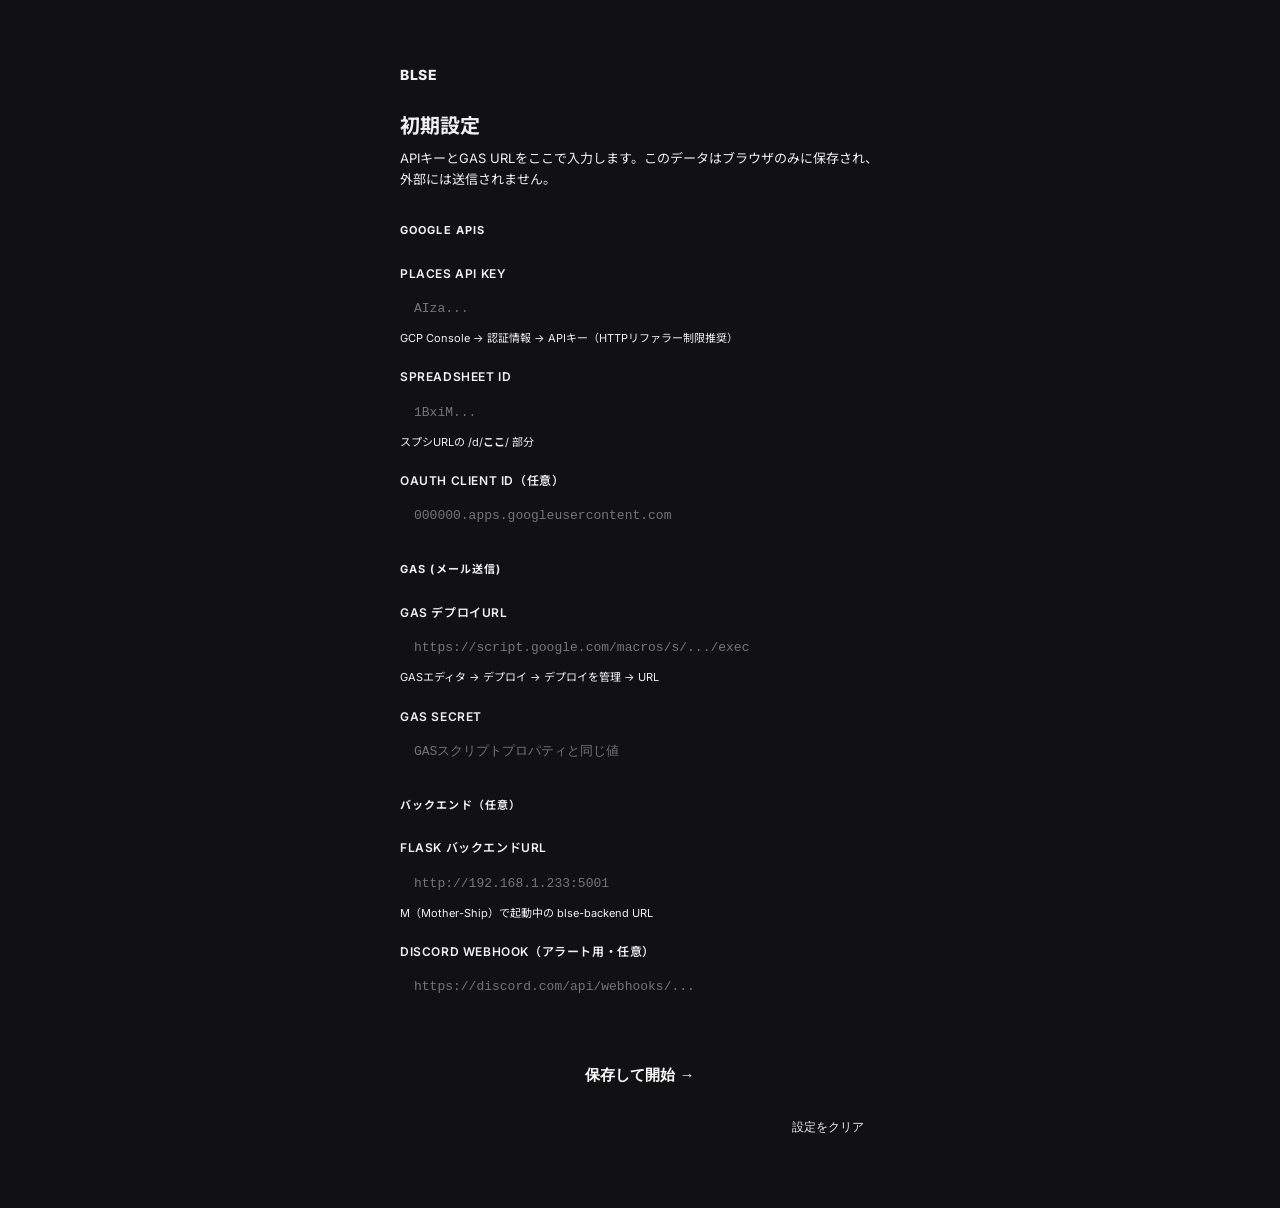
<file: setup.html>
<!DOCTYPE html>
<html lang="ja">

<head>
    <meta charset="UTF-8">
    <meta name="viewport" content="width=device-width, initial-scale=1.0">
    <title>BLSE — 初期設定</title>
    <link rel="stylesheet" href="styles.css">
    <style>
        .setup-wrap {
            min-height: 100vh;
            display: flex;
            align-items: center;
            justify-content: center;
            padding: 24px;
        }

        .setup-card {
            background: var(--surface);
            border: 1px solid var(--border);
            border-radius: 16px;
            padding: 40px;
            width: 100%;
            max-width: 560px;
        }

        .setup-title {
            font-size: 20px;
            font-weight: 700;
            color: var(--text);
            margin-bottom: 6px;
        }

        .setup-sub {
            font-size: 13px;
            color: var(--muted);
            margin-bottom: 32px;
        }

        .form-group {
            margin-bottom: 20px;
        }

        .form-group label {
            display: block;
            font-size: 12px;
            font-weight: 600;
            color: var(--muted);
            text-transform: uppercase;
            letter-spacing: 0.05em;
            margin-bottom: 8px;
        }

        .form-group input {
            width: 100%;
            background: var(--bg);
            border: 1px solid var(--border);
            border-radius: 8px;
            padding: 10px 14px;
            color: var(--text);
            font-size: 13px;
            font-family: 'JetBrains Mono', monospace;
            box-sizing: border-box;
            transition: border-color 0.2s;
        }

        .form-group input:focus {
            outline: none;
            border-color: var(--accent);
        }

        .form-group .hint {
            font-size: 11px;
            color: var(--muted);
            margin-top: 4px;
        }

        .section-divider {
            font-size: 11px;
            font-weight: 700;
            color: var(--accent);
            text-transform: uppercase;
            letter-spacing: 0.1em;
            margin: 28px 0 16px;
            padding-bottom: 8px;
            border-bottom: 1px solid var(--border);
        }

        .btn-save {
            width: 100%;
            background: var(--accent);
            color: #fff;
            border: none;
            border-radius: 8px;
            padding: 14px;
            font-size: 15px;
            font-weight: 700;
            cursor: pointer;
            margin-top: 28px;
            transition: opacity 0.2s;
        }

        .btn-save:hover {
            opacity: 0.85;
        }

        .alert-success {
            background: rgba(34, 197, 94, 0.1);
            border: 1px solid rgba(34, 197, 94, 0.3);
            color: #4ade80;
            border-radius: 8px;
            padding: 12px 16px;
            font-size: 13px;
            margin-top: 16px;
            display: none;
        }

        .btn-clear {
            background: none;
            border: 1px solid var(--border);
            color: var(--muted);
            padding: 8px 16px;
            border-radius: 6px;
            font-size: 12px;
            cursor: pointer;
            margin-top: 12px;
            float: right;
            transition: border-color 0.2s;
        }

        .btn-clear:hover {
            border-color: #ef4444;
            color: #ef4444;
        }

        .logo {
            font-size: 14px;
            font-weight: 800;
            letter-spacing: 0.05em;
            color: var(--accent);
            margin-bottom: 24px;
        }
    </style>
</head>

<body>
    <div class="setup-wrap">
        <div class="setup-card">
            <div class="logo">BLSE</div>
            <div class="setup-title">初期設定</div>
            <div class="setup-sub">APIキーとGAS URLをここで入力します。このデータはブラウザのみに保存され、外部には送信されません。</div>

            <div class="section-divider">Google APIs</div>

            <div class="form-group">
                <label>Places API Key</label>
                <input type="password" id="places_key" placeholder="AIza..." autocomplete="off">
                <div class="hint">GCP Console → 認証情報 → APIキー（HTTPリファラー制限推奨）</div>
            </div>

            <div class="form-group">
                <label>Spreadsheet ID</label>
                <input type="text" id="sheet_id" placeholder="1BxiM..." autocomplete="off">
                <div class="hint">スプシURLの /d/<strong>ここ</strong>/ 部分</div>
            </div>

            <div class="form-group">
                <label>OAuth Client ID（任意）</label>
                <input type="text" id="oauth_id" placeholder="000000.apps.googleusercontent.com" autocomplete="off">
            </div>

            <div class="section-divider">GAS (メール送信)</div>

            <div class="form-group">
                <label>GAS デプロイURL</label>
                <input type="text" id="gas_url" placeholder="https://script.google.com/macros/s/.../exec">
                <div class="hint">GASエディタ → デプロイ → デプロイを管理 → URL</div>
            </div>

            <div class="form-group">
                <label>GAS Secret</label>
                <input type="password" id="gas_secret" placeholder="GASスクリプトプロパティと同じ値" autocomplete="off">
            </div>

            <div class="section-divider">バックエンド（任意）</div>

            <div class="form-group">
                <label>Flask バックエンドURL</label>
                <input type="text" id="flask_url" placeholder="http://192.168.1.233:5001">
                <div class="hint">M（Mother-Ship）で起動中の blse-backend URL</div>
            </div>

            <div class="form-group">
                <label>Discord Webhook（アラート用・任意）</label>
                <input type="text" id="discord_alerts" placeholder="https://discord.com/api/webhooks/...">
            </div>

            <button class="btn-save" onclick="saveConfig()">保存して開始 →</button>
            <button class="btn-clear" onclick="clearConfig()">設定をクリア</button>
            <div class="alert-success" id="successMsg">✅ 設定を保存しました。リダイレクトします...</div>
        </div>
    </div>

    <script>
        // 既存設定を読み込んでフォームに表示
        (function () {
            const saved = JSON.parse(localStorage.getItem('BLSE_CONFIG') || '{}');
            if (saved.PLACES_API_KEY) document.getElementById('places_key').value = saved.PLACES_API_KEY;
            if (saved.SPREADSHEET_ID) document.getElementById('sheet_id').value = saved.SPREADSHEET_ID;
            if (saved.OAUTH_CLIENT_ID) document.getElementById('oauth_id').value = saved.OAUTH_CLIENT_ID;
            if (saved.GAS_EMAIL_URL) document.getElementById('gas_url').value = saved.GAS_EMAIL_URL;
            if (saved.GAS_SECRET) document.getElementById('gas_secret').value = saved.GAS_SECRET;
            if (saved.FLASK_BACKEND_URL) document.getElementById('flask_url').value = saved.FLASK_BACKEND_URL;
            if (saved.DISCORD_WEBHOOK_ALERTS) document.getElementById('discord_alerts').value = saved.DISCORD_WEBHOOK_ALERTS;
        })();

        function saveConfig() {
            const gasUrl = document.getElementById('gas_url').value.trim();
            if (!gasUrl) {
                alert('GAS デプロイURLは必須です');
                document.getElementById('gas_url').focus();
                return;
            }

            const config = {
                PLACES_API_KEY: document.getElementById('places_key').value.trim(),
                SPREADSHEET_ID: document.getElementById('sheet_id').value.trim(),
                OAUTH_CLIENT_ID: document.getElementById('oauth_id').value.trim(),
                GAS_EMAIL_URL: gasUrl,
                GAS_SECRET: document.getElementById('gas_secret').value.trim(),
                FLASK_BACKEND_URL: document.getElementById('flask_url').value.trim() || 'http://192.168.1.233:5001',
                DISCORD_WEBHOOK_ALERTS: document.getElementById('discord_alerts').value.trim(),
            };

            localStorage.setItem('BLSE_CONFIG', JSON.stringify(config));

            const msg = document.getElementById('successMsg');
            msg.style.display = 'block';

            // backパラメータがあればそこへ、なければsearch.htmlへ
            const params = new URLSearchParams(location.search);
            const back = params.get('back') || './search.html';
            setTimeout(() => { location.href = back; }, 1200);
        }

        function clearConfig() {
            if (!confirm('設定をすべて削除しますか？')) return;
            localStorage.removeItem('BLSE_CONFIG');
            location.reload();
        }
    </script>
</body>

</html>
</file>
<file: styles.css>
/* =============================================
   BLSE v2 — Design System
   No-emoji dark / Clean / Typographic
   ============================================= */

@import url('https://fonts.googleapis.com/css2?family=Inter:wght@300;400;500;600;700;800;900&family=Noto+Sans+JP:wght@400;500;700&display=swap');

*,
*::before,
*::after {
    box-sizing: border-box;
    margin: 0;
    padding: 0;
}

:root {
    /* Backgrounds */
    --bg-0: #111113;
    --bg-1: #18181b;
    --bg-2: #1f1f23;
    --bg-3: #27272c;
    --bg-4: #303037;

    /* Borders */
    --line-1: rgba(255, 255, 255, 0.05);
    --line-2: rgba(255, 255, 255, 0.09);
    --line-3: rgba(255, 255, 255, 0.14);

    /* Text */
    --t-1: #f0f0f2;
    --t-2: #9090a0;
    --t-3: #525260;

    /* Accents — muted palette */
    --blue: #5b8dde;
    --green: #4caf82;
    --red: #d96060;
    --yellow: #c4a040;
    --purple: #8b72c8;

    --blue-dim: rgba(91, 141, 222, 0.10);
    --green-dim: rgba(76, 175, 130, 0.10);
    --red-dim: rgba(217, 96, 96, 0.10);
    --yellow-dim: rgba(196, 160, 64, 0.10);

    /* Spacing */
    --s1: 4px;
    --s2: 8px;
    --s3: 12px;
    --s4: 16px;
    --s5: 24px;
    --s6: 32px;
    --s7: 48px;

    /* Radius */
    --r1: 6px;
    --r2: 10px;
    --r3: 14px;
    --r4: 20px;

    /* Shadows */
    --sh1: 0 1px 4px rgba(0, 0, 0, .3), 0 2px 12px rgba(0, 0, 0, .2);
    --sh2: 0 4px 20px rgba(0, 0, 0, .4);

    /* Font */
    --sans: 'Inter', 'Noto Sans JP', -apple-system, BlinkMacSystemFont, sans-serif;

    /* Transitions */
    --fast: 120ms ease;
    --mid: 220ms ease;
    --smooth: 320ms cubic-bezier(.4, 0, .2, 1);
}

html {
    font-size: 16px;
    -webkit-text-size-adjust: 100%;
}

body {
    font-family: var(--sans);
    background: var(--bg-0);
    color: var(--t-1);
    line-height: 1.6;
    min-height: 100vh;
    -webkit-font-smoothing: antialiased;
    overflow-x: hidden;
}

/* ── Typography ── */
h1,
h2,
h3,
h4 {
    font-weight: 700;
    line-height: 1.25;
    letter-spacing: -.025em;
}

h1 {
    font-size: 1.625rem;
}

h2 {
    font-size: 1.25rem;
}

h3 {
    font-size: 1.0625rem;
}

/* ── Top Bar ── */
.topbar {
    position: fixed;
    top: 0;
    left: 0;
    right: 0;
    height: 52px;
    background: var(--bg-1);
    border-bottom: 1px solid var(--line-1);
    display: flex;
    align-items: center;
    justify-content: space-between;
    padding: 0 var(--s4);
    z-index: 1000;
}

.topbar-logo {
    font-size: .875rem;
    font-weight: 800;
    letter-spacing: .12em;
    text-transform: uppercase;
    color: var(--t-1);
}

.topbar-right {
    display: flex;
    align-items: center;
    gap: var(--s2);
}

.topbar-user {
    font-size: .75rem;
    font-weight: 600;
    color: var(--t-3);
    letter-spacing: .04em;
}

.topbar-menu-btn {
    width: 36px;
    height: 36px;
    display: flex;
    align-items: center;
    justify-content: center;
    background: transparent;
    border: 1px solid var(--line-2);
    color: var(--t-2);
    border-radius: var(--r1);
    cursor: pointer;
    transition: var(--fast);
}

.topbar-menu-btn:hover {
    background: var(--bg-3);
    color: var(--t-1);
    border-color: var(--line-3);
}

.hamburger {
    display: flex;
    flex-direction: column;
    gap: 4px;
    pointer-events: none;
}

.hamburger span {
    display: block;
    width: 16px;
    height: 1.5px;
    background: currentColor;
    border-radius: 1px;
}

/* ── Slide Menu ── */
.menu-overlay {
    position: fixed;
    inset: 0;
    background: rgba(0, 0, 0, .55);
    z-index: 1100;
    opacity: 0;
    visibility: hidden;
    transition: var(--mid);
}

.menu-overlay.active {
    opacity: 1;
    visibility: visible;
}

.slide-menu {
    position: fixed;
    top: 0;
    right: -280px;
    width: 260px;
    height: 100vh;
    background: var(--bg-1);
    border-left: 1px solid var(--line-1);
    z-index: 1200;
    padding: 60px var(--s4) var(--s6);
    display: flex;
    flex-direction: column;
    gap: 2px;
    transition: var(--smooth);
    overflow-y: auto;
}

.slide-menu.active {
    right: 0;
}

.menu-close {
    position: absolute;
    top: var(--s4);
    right: var(--s4);
    width: 32px;
    height: 32px;
    display: flex;
    align-items: center;
    justify-content: center;
    background: transparent;
    border: 1px solid var(--line-2);
    color: var(--t-2);
    font-size: .875rem;
    border-radius: var(--r1);
    cursor: pointer;
    transition: var(--fast);
}

.menu-close:hover {
    color: var(--red);
    border-color: var(--red);
    background: var(--red-dim);
}

.menu-section-label {
    font-size: .625rem;
    font-weight: 700;
    color: var(--t-3);
    text-transform: uppercase;
    letter-spacing: .1em;
    padding: var(--s3) var(--s3) var(--s2);
    margin-top: var(--s2);
}

.menu-item {
    display: flex;
    align-items: center;
    gap: var(--s3);
    padding: 10px var(--s3);
    border-radius: var(--r1);
    color: var(--t-2);
    text-decoration: none;
    font-size: .875rem;
    font-weight: 500;
    transition: var(--fast);
    border: 1px solid transparent;
}

.menu-item:hover {
    background: var(--bg-3);
    color: var(--t-1);
}

.menu-item.active {
    color: var(--t-1);
    background: var(--bg-3);
    border-color: var(--line-2);
}

.menu-item svg {
    flex-shrink: 0;
    opacity: .6;
}

.menu-item.active svg {
    opacity: 1;
}

/* ── Main ── */
.main {
    padding-top: 68px;
    padding-bottom: 48px;
    max-width: 880px;
    margin: 0 auto;
    padding-left: var(--s4);
    padding-right: var(--s4);
}

/* ── Cards ── */
.card {
    background: var(--bg-2);
    border: 1px solid var(--line-1);
    border-radius: var(--r3);
    padding: var(--s5);
    box-shadow: var(--sh1);
    transition: var(--mid);
}

.card:hover {
    border-color: var(--line-2);
}

.card+.card {
    margin-top: var(--s4);
}

.card-header {
    display: flex;
    align-items: center;
    justify-content: space-between;
    margin-bottom: var(--s4);
}

.card-title {
    font-size: .8125rem;
    font-weight: 700;
    color: var(--t-2);
    text-transform: uppercase;
    letter-spacing: .07em;
    display: flex;
    align-items: center;
    gap: var(--s2);
}

.card-title svg {
    opacity: .5;
}

/* ── Badges ── */
.badge {
    display: inline-flex;
    align-items: center;
    gap: 4px;
    padding: 3px 10px;
    border-radius: 100px;
    font-size: .6875rem;
    font-weight: 600;
    letter-spacing: .02em;
}

.badge-red {
    background: var(--red-dim);
    color: var(--red);
}

.badge-yellow {
    background: var(--yellow-dim);
    color: var(--yellow);
}

.badge-green {
    background: var(--green-dim);
    color: var(--green);
}

.badge-blue {
    background: var(--blue-dim);
    color: var(--blue);
}

/* ── Buttons ── */
.btn {
    display: inline-flex;
    align-items: center;
    justify-content: center;
    gap: var(--s2);
    padding: 9px 18px;
    border-radius: var(--r1);
    font-size: .875rem;
    font-weight: 600;
    font-family: var(--sans);
    cursor: pointer;
    border: none;
    transition: var(--mid);
    text-decoration: none;
    white-space: nowrap;
    letter-spacing: -.01em;
}

.btn svg {
    flex-shrink: 0;
}

.btn-primary {
    background: var(--blue);
    color: #fff;
}

.btn-primary:hover {
    filter: brightness(1.1);
}

.btn-secondary {
    background: var(--bg-3);
    color: var(--t-1);
    border: 1px solid var(--line-2);
}

.btn-secondary:hover {
    background: var(--bg-4);
    border-color: var(--line-3);
}

.btn-success {
    background: var(--green);
    color: #fff;
}

.btn-success:hover {
    filter: brightness(1.1);
}

.btn-danger {
    background: var(--red);
    color: #fff;
}

.btn-danger:hover {
    filter: brightness(1.1);
}

.btn-ghost {
    background: transparent;
    color: var(--t-2);
    border: 1px solid var(--line-2);
}

.btn-ghost:hover {
    background: var(--bg-3);
    color: var(--t-1);
}

.btn-sm {
    padding: 6px 14px;
    font-size: .8125rem;
}

.btn-lg {
    padding: 12px 24px;
    font-size: 1rem;
}

.btn-block {
    width: 100%;
}

.btn:disabled {
    opacity: .35;
    cursor: not-allowed;
    pointer-events: none;
}

/* ── Status dots ── */
.dot {
    width: 7px;
    height: 7px;
    border-radius: 50%;
    flex-shrink: 0;
}

.dot-green {
    background: var(--green);
}

.dot-yellow {
    background: var(--yellow);
}

.dot-red {
    background: var(--red);
}

.dot-blue {
    background: var(--blue);
}

/* ── Stats ── */
.stats-grid {
    display: grid;
    grid-template-columns: repeat(3, 1fr);
    gap: var(--s2);
}

.stat-item {
    text-align: center;
    padding: var(--s4);
    background: var(--bg-1);
    border: 1px solid var(--line-1);
    border-radius: var(--r2);
}

.stat-value {
    font-size: 1.5rem;
    font-weight: 800;
    line-height: 1;
    margin-bottom: 4px;
}

.stat-label {
    font-size: .6875rem;
    color: var(--t-3);
    font-weight: 500;
}

/* ── Task items ── */
.task-item {
    display: flex;
    align-items: flex-start;
    gap: var(--s4);
    padding: var(--s3) var(--s4);
    border-radius: var(--r1);
    border: 1px solid var(--line-1);
    background: var(--bg-1);
    transition: var(--fast);
}

.task-item:hover {
    border-color: var(--line-2);
    background: var(--bg-2);
}

.task-item+.task-item {
    margin-top: var(--s2);
}

.task-priority {
    width: 3px;
    min-height: 36px;
    border-radius: 2px;
    flex-shrink: 0;
    margin-top: 2px;
}

.task-priority.high {
    background: var(--red);
}

.task-priority.medium {
    background: var(--yellow);
}

.task-priority.low {
    background: var(--green);
}

.task-content {
    flex: 1;
    min-width: 0;
}

.task-title {
    font-size: .875rem;
    font-weight: 600;
    margin-bottom: 2px;
}

.task-meta {
    font-size: .75rem;
    color: var(--t-3);
    display: flex;
    gap: var(--s2);
}

.task-deadline.urgent {
    color: var(--red);
    font-weight: 600;
}

.task-check {
    width: 28px;
    height: 28px;
    border-radius: var(--r1);
    border: 1.5px solid var(--line-2);
    background: transparent;
    color: transparent;
    cursor: pointer;
    display: flex;
    align-items: center;
    justify-content: center;
    flex-shrink: 0;
    margin-top: 2px;
    transition: var(--fast);
}

.task-check:hover {
    border-color: var(--green);
    color: var(--green);
    background: var(--green-dim);
}

/* ── Login ── */
.login-container {
    display: flex;
    flex-direction: column;
    align-items: center;
    justify-content: center;
    min-height: 100vh;
    padding: var(--s6);
}

.login-logo {
    font-size: 2.25rem;
    font-weight: 900;
    letter-spacing: -.05em;
    color: var(--t-1);
    margin-bottom: 4px;
}

.login-sub {
    font-size: .8125rem;
    color: var(--t-3);
    margin-bottom: var(--s7);
    font-weight: 500;
}

.btn-google {
    display: flex;
    align-items: center;
    gap: var(--s3);
    padding: 14px 28px;
    background: #fff;
    color: #1f2937;
    border: none;
    border-radius: var(--r1);
    font-size: .9375rem;
    font-weight: 600;
    font-family: var(--sans);
    cursor: pointer;
    box-shadow: 0 2px 8px rgba(0, 0, 0, .25);
    transition: var(--mid);
}

.btn-google:hover {
    transform: translateY(-1px);
    box-shadow: 0 4px 16px rgba(0, 0, 0, .35);
}

/* ── Section label ── */
.section-label {
    font-size: .6875rem;
    font-weight: 700;
    color: var(--t-3);
    text-transform: uppercase;
    letter-spacing: .08em;
    margin-bottom: var(--s3);
}

/* ── Animations ── */
@keyframes fadeUp {
    from {
        opacity: 0;
        transform: translateY(8px);
    }

    to {
        opacity: 1;
        transform: translateY(0);
    }
}

.animate-in {
    animation: fadeUp .3s ease both;
}

.animate-in:nth-child(2) {
    animation-delay: 60ms;
}

.animate-in:nth-child(3) {
    animation-delay: 120ms;
}

.animate-in:nth-child(4) {
    animation-delay: 180ms;
}

.animate-in:nth-child(5) {
    animation-delay: 240ms;
}

/* ── Responsive ── */
@media(min-width:768px) {
    .topbar {
        padding: 0 var(--s6);
    }

    .main {
        padding-left: var(--s6);
        padding-right: var(--s6);
    }

    h1 {
        font-size: 1.875rem;
    }

    .stats-grid {
        grid-template-columns: repeat(4, 1fr);
    }

    .login-logo {
        font-size: 3rem;
    }
}

/* ── Utils ── */
.t-muted {
    color: var(--t-3);
}

.t-dim {
    color: var(--t-2);
}

.t-blue {
    color: var(--blue);
}

.t-green {
    color: var(--green);
}

.t-red {
    color: var(--red);
}

.t-yellow {
    color: var(--yellow);
}

.fw-700 {
    font-weight: 700;
}

.fw-800 {
    font-weight: 800;
}

.text-muted {
    color: var(--t-3);
}

.text-accent {
    color: var(--blue);
}

.text-green {
    color: var(--green);
}

.text-yellow {
    color: var(--yellow);
}

.text-red {
    color: var(--red);
}

.mt-sm {
    margin-top: var(--s2);
}

.mt-md {
    margin-top: var(--s4);
}

.mt-lg {
    margin-top: var(--s5);
}

/* ── Scrollbar ── */
::-webkit-scrollbar {
    width: 5px;
}

::-webkit-scrollbar-track {
    background: transparent;
}

::-webkit-scrollbar-thumb {
    background: var(--line-2);
    border-radius: 3px;
}

/* ── Selection ── */
::selection {
    background: rgba(91, 141, 222, .2);
}
</file>
